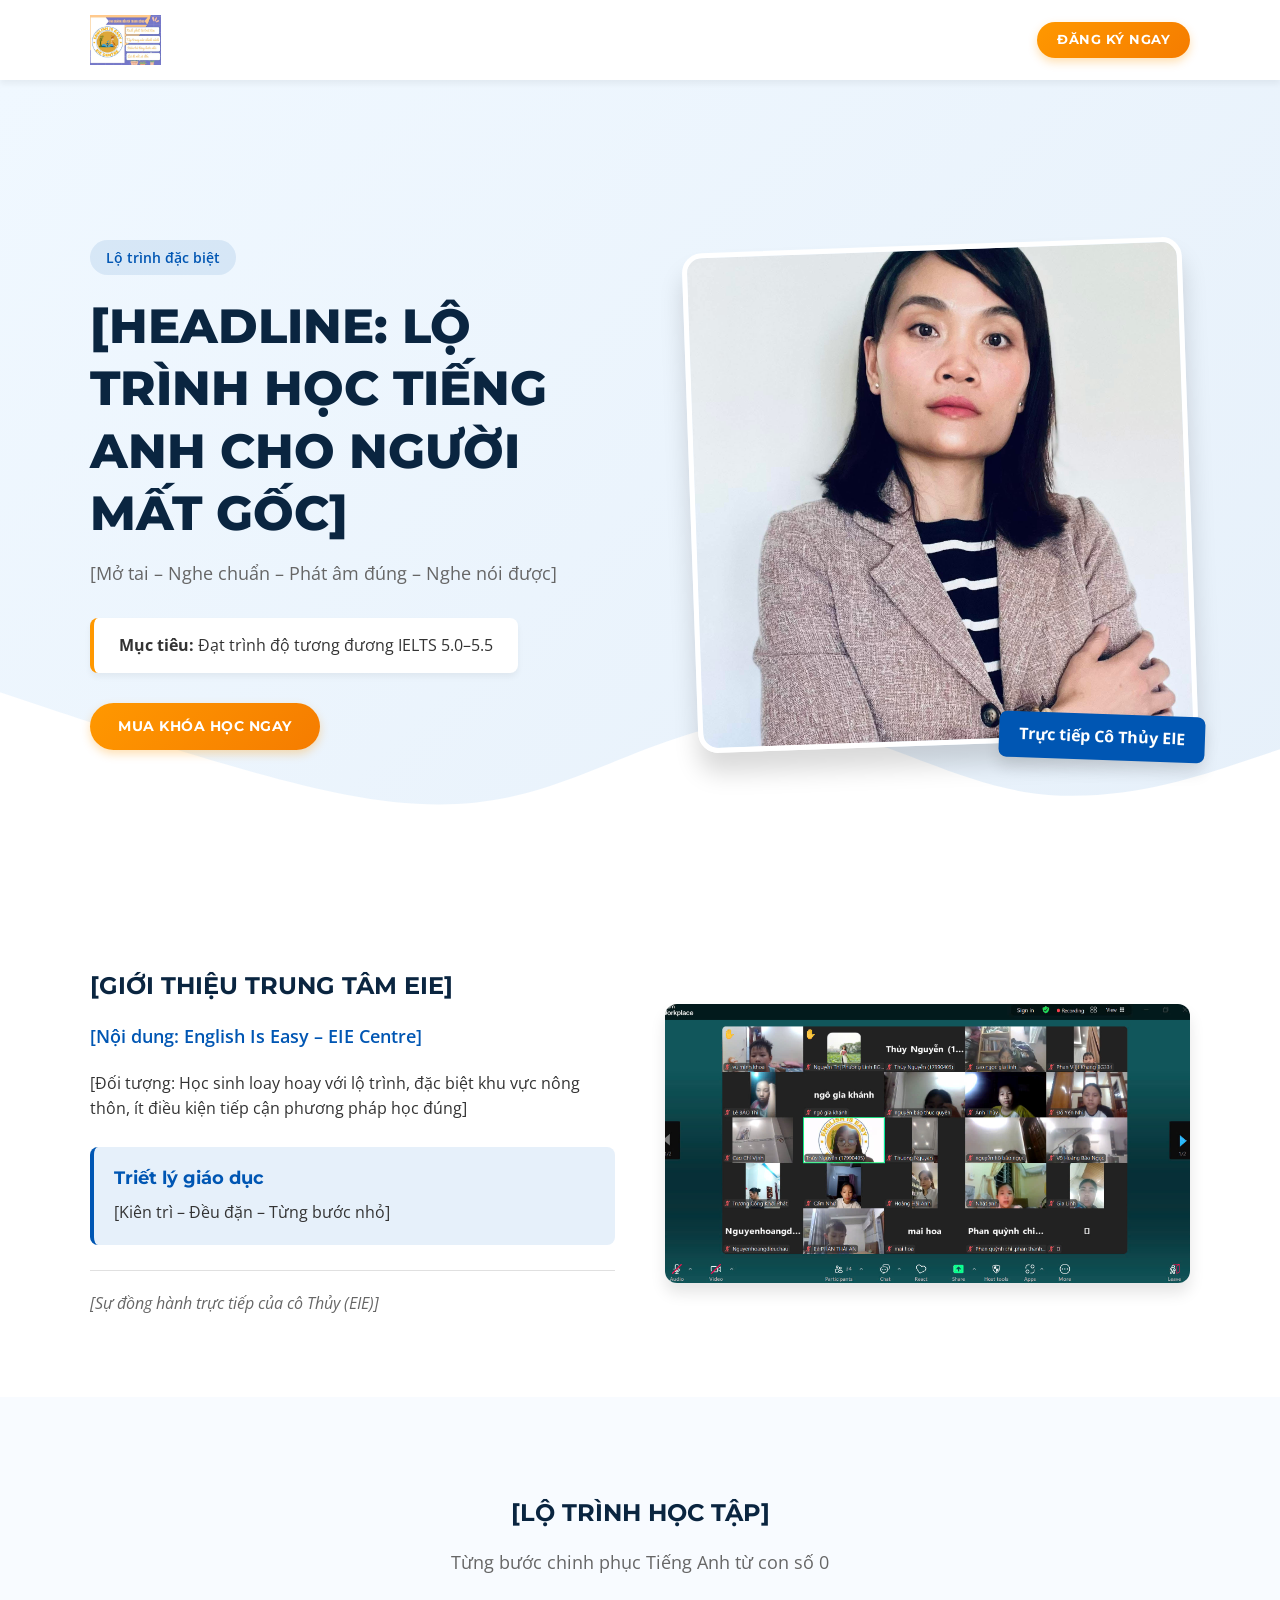
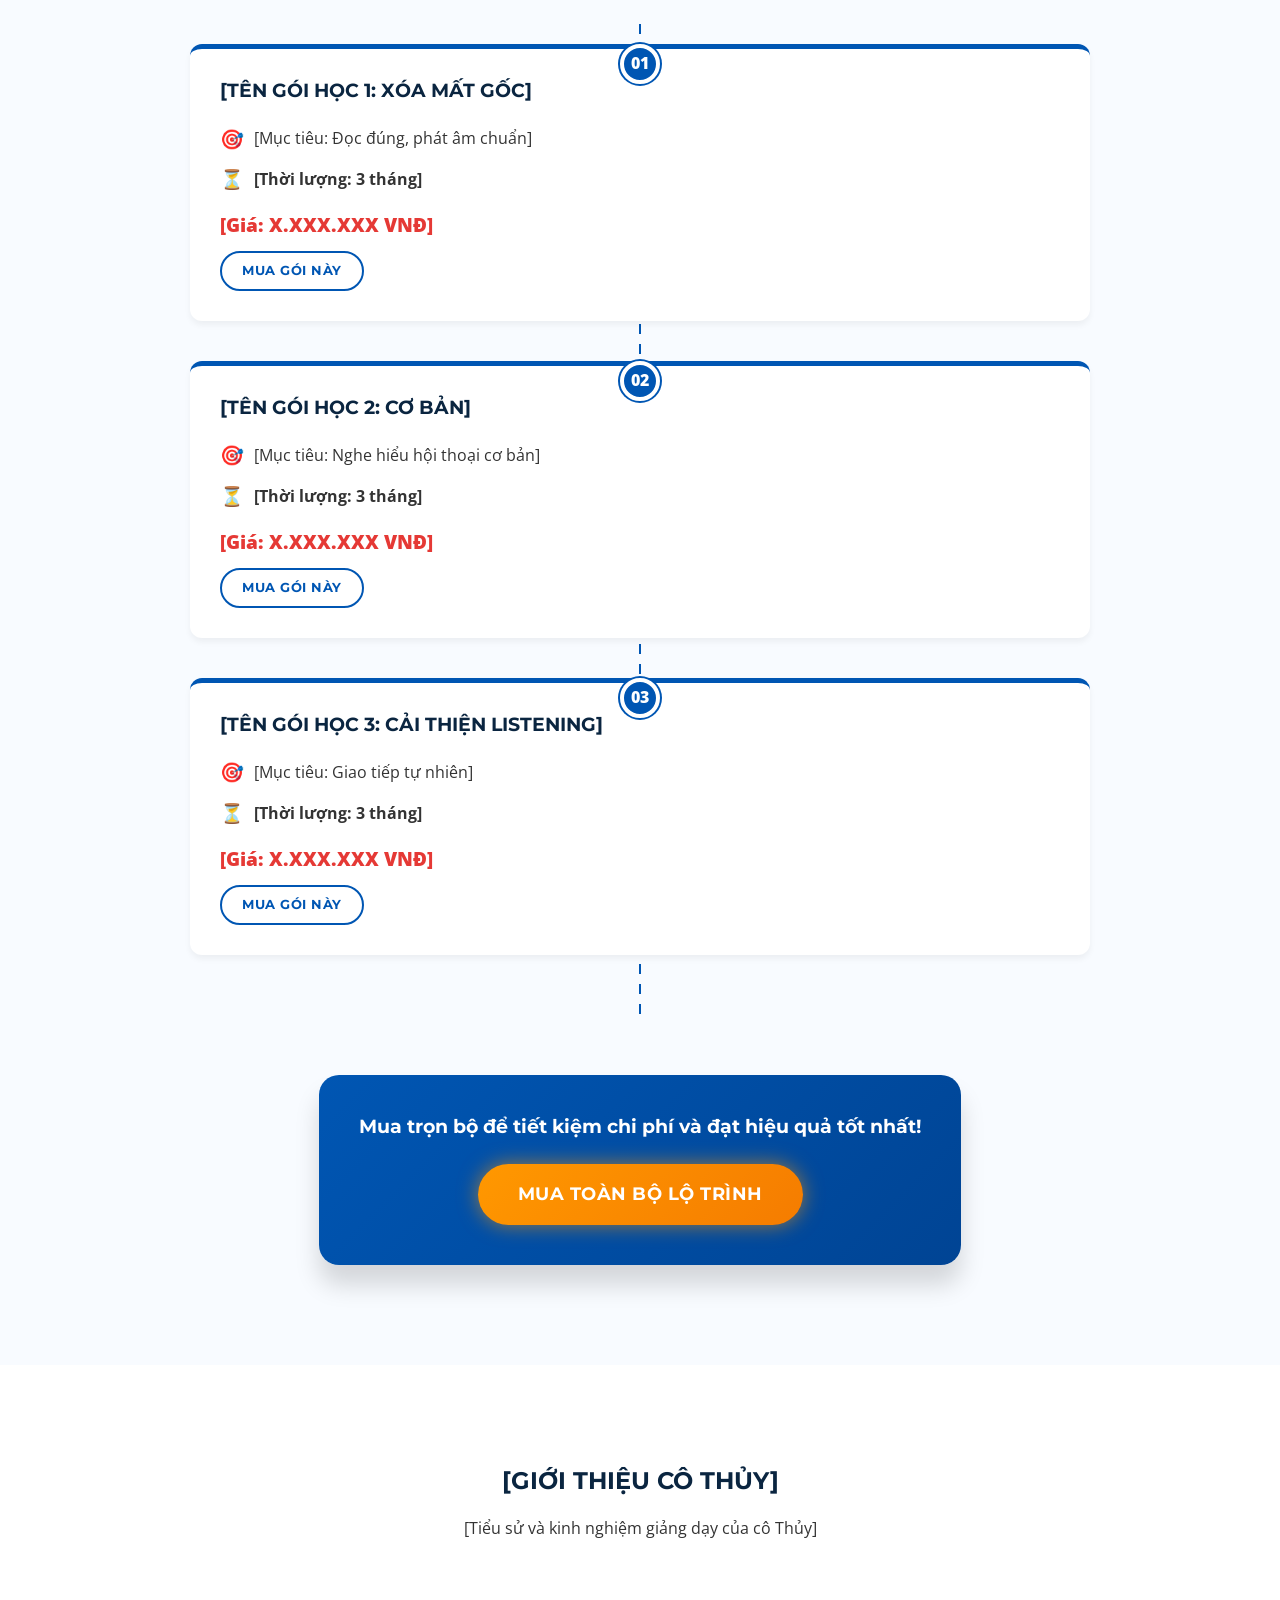
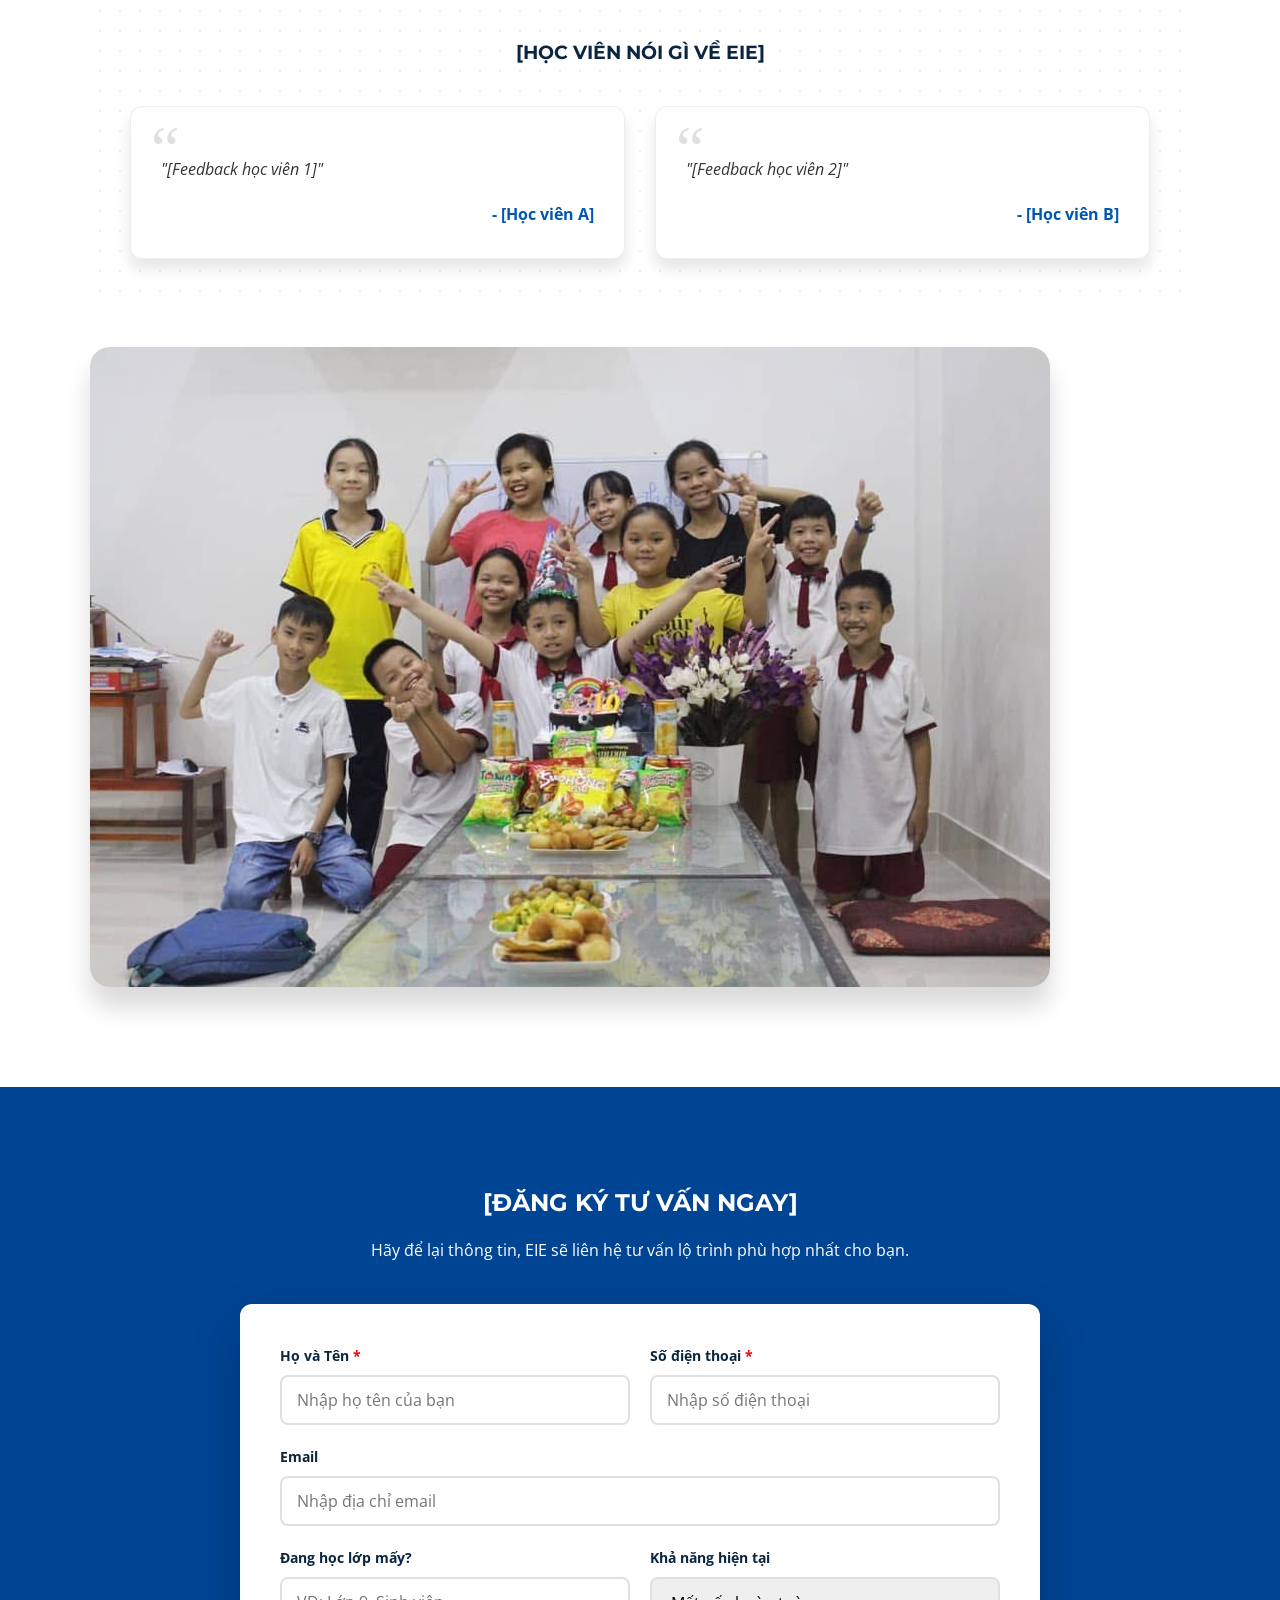
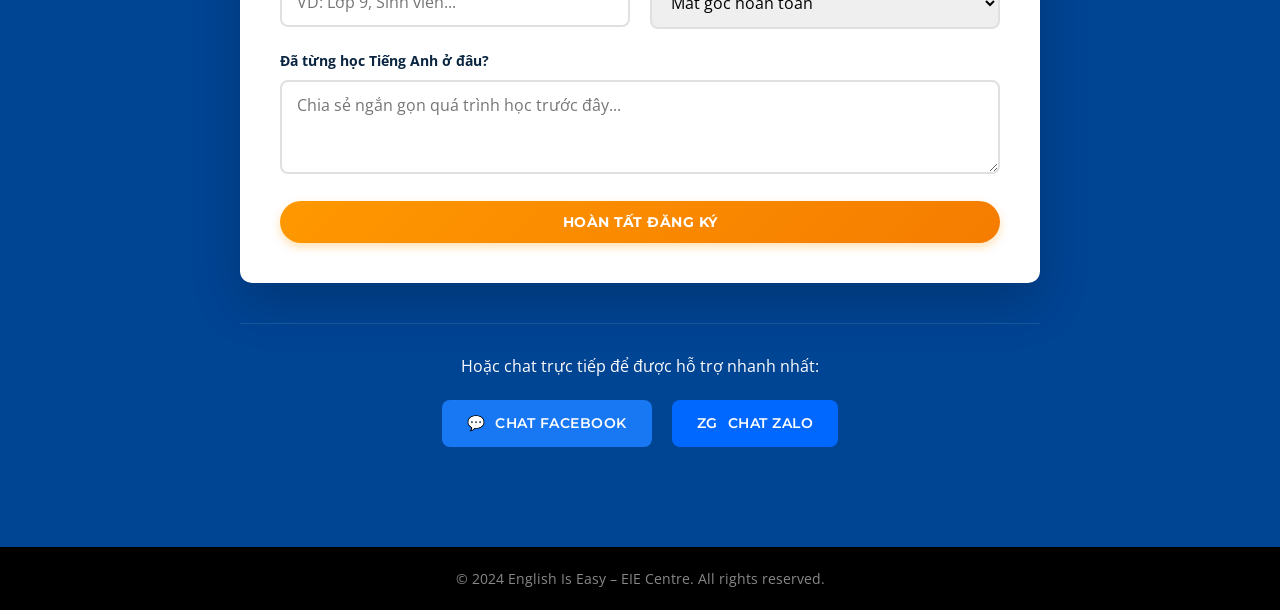
<file: index.html>
<!DOCTYPE html>
<html lang="vi">

<head>
    <meta charset="UTF-8">
    <meta name="viewport" content="width=device-width, initial-scale=1.0">
    <title>English Is Easy – EIE Centre</title>
    <!-- Premium Fonts: Montserrat for headings, Open Sans for body -->
    <link rel="preconnect" href="https://fonts.googleapis.com">
    <link rel="preconnect" href="https://fonts.gstatic.com" crossorigin>
    <link
        href="https://fonts.googleapis.com/css2?family=Montserrat:wght@400;600;700;800&family=Open+Sans:wght@400;600&display=swap"
        rel="stylesheet">
    <link rel="stylesheet" href="style.css">
</head>

<body>

    <!-- Header / Nav (Sticky for easy access) -->
    <header class="site-header">
        <div class="container header-container">
            <div class="logo-wrapper">
                <img src="EIE.logo.jpg" alt="English Is Easy Logo" class="logo">
            </div>
            <a href="#contact" class="btn btn-sm btn-primary header-cta">Đăng ký ngay</a>
        </div>
    </header>

    <!-- SECTION 1 – HERO -->
    <section id="hero" class="hero-section">
        <div class="container hero-container">
            <div class="hero-content">
                <span class="hero-tag">Lộ trình đặc biệt</span>
                <h1 class="hero-headline">[HEADLINE: LỘ TRÌNH HỌC TIẾNG ANH CHO NGƯỜI MẤT GỐC]</h1>
                <p class="hero-subheadline">
                    [Mở tai – Nghe chuẩn – Phát âm đúng – Nghe nói được]
                </p>
                <div class="hero-target-box">
                    <p class="target-text"><strong>Mục tiêu:</strong> Đạt trình độ tương đương IELTS 5.0–5.5</p>
                </div>
                <div class="hero-actions">
                    <a href="#contact" class="btn btn-primary cta-main pulse-anim">Mua khóa học ngay</a>
                </div>
            </div>
            <div class="hero-image-wrapper">
                <div class="image-frame">
                    <img src="thuyphoto.jpeg" alt="Cô Thủy - Giảng viên EIE" class="hero-img">
                </div>
                <div class="hero-badge">
                    <span>Trực tiếp Cô Thủy EIE</span>
                </div>
            </div>
        </div>
        <div class="hero-wave">
            <svg xmlns="http://www.w3.org/2000/svg" viewBox="0 0 1440 320">
                <path fill="#ffffff" fill-opacity="1"
                    d="M0,96L48,112C96,128,192,160,288,186.7C384,213,480,235,576,213.3C672,192,768,128,864,128C960,128,1056,192,1152,208C1248,224,1344,192,1392,176L1440,160L1440,320L1392,320C1344,320,1248,320,1152,320C1056,320,960,320,864,320C768,320,672,320,576,320C480,320,384,320,288,320C192,320,96,320,48,320L0,320Z">
                </path>
            </svg>
        </div>
    </section>

    <!-- SECTION 2 – GIỚI THIỆU NGẮN (OVERVIEW) -->
    <section id="overview" class="overview-section">
        <div class="container overview-container">
            <div class="overview-text">
                <h2 class="section-title-left">[GIỚI THIỆU TRUNG TÂM EIE]</h2>
                <div class="overview-content">
                    <p class="lead-text">[Nội dung: English Is Easy – EIE Centre]</p>
                    <p>[Đối tượng: Học sinh loay hoay với lộ trình, đặc biệt khu vực nông thôn, ít điều kiện tiếp cận
                        phương pháp học đúng]</p>
                    <div class="philosophy-box">
                        <h3>Triết lý giáo dục</h3>
                        <p>[Kiên trì – Đều đặn – Từng bước nhỏ]</p>
                    </div>
                    <p class="mentor-note">[Sự đồng hành trực tiếp của cô Thủy (EIE)]</p>
                </div>
            </div>
            <div class="overview-image-wrapper">
                <img src="classphoto.jpg" alt="Lớp học EIE" class="overview-img rounded-shadow">
            </div>
        </div>
    </section>

    <!-- SECTION 3 – NỘI DUNG CHÍNH (CORE CONTENT - TIMELINE) -->
    <section id="timeline" class="timeline-section">
        <div class="container">
            <div class="text-center mb-5">
                <h2 class="section-title">[LỘ TRÌNH HỌC TẬP]</h2>
                <p class="section-subtitle">Từng bước chinh phục Tiếng Anh từ con số 0</p>
            </div>

            <div class="timeline-container">
                <div class="timeline-line"></div>

                <!-- Chặng 1 -->
                <div class="timeline-row">
                    <div class="timeline-time">
                        <span class="step-badge">01</span>
                    </div>
                    <div class="timeline-content card-hover">
                        <h3>[TÊN GÓI HỌC 1: XÓA MẤT GỐC]</h3>
                        <div class="card-body">
                            <p class="goal"><span class="icon">🎯</span> [Mục tiêu: Đọc đúng, phát âm chuẩn]</p>
                            <p class="duration"><span class="icon">⏳</span> <strong>[Thời lượng: 3 tháng]</strong></p>
                            <p class="price-tag">[Giá: X.XXX.XXX VNĐ]</p>
                            <a href="#contact" class="btn btn-outline btn-sm">Mua gói này</a>
                        </div>
                    </div>
                </div>

                <!-- Chặng 2 -->
                <div class="timeline-row">
                    <div class="timeline-time">
                        <span class="step-badge">02</span>
                    </div>
                    <div class="timeline-content card-hover">
                        <h3>[TÊN GÓI HỌC 2: CƠ BẢN]</h3>
                        <div class="card-body">
                            <p class="goal"><span class="icon">🎯</span> [Mục tiêu: Nghe hiểu hội thoại cơ bản]</p>
                            <p class="duration"><span class="icon">⏳</span> <strong>[Thời lượng: 3 tháng]</strong></p>
                            <p class="price-tag">[Giá: X.XXX.XXX VNĐ]</p>
                            <a href="#contact" class="btn btn-outline btn-sm">Mua gói này</a>
                        </div>
                    </div>
                </div>

                <!-- Chặng 3 -->
                <div class="timeline-row">
                    <div class="timeline-time">
                        <span class="step-badge">03</span>
                    </div>
                    <div class="timeline-content card-hover">
                        <h3>[TÊN GÓI HỌC 3: CẢI THIỆN LISTENING]</h3>
                        <div class="card-body">
                            <p class="goal"><span class="icon">🎯</span> [Mục tiêu: Giao tiếp tự nhiên]</p>
                            <p class="duration"><span class="icon">⏳</span> <strong>[Thời lượng: 3 tháng]</strong></p>
                            <p class="price-tag">[Giá: X.XXX.XXX VNĐ]</p>
                            <a href="#contact" class="btn btn-outline btn-sm">Mua gói này</a>
                        </div>
                    </div>
                </div>
            </div>

            <div class="timeline-cta-wrapper">
                <div class="cta-box">
                    <h3>Mua trọn bộ để tiết kiệm chi phí và đạt hiệu quả tốt nhất!</h3>
                    <a href="#contact" class="btn btn-primary btn-large glow-effect">Mua toàn bộ lộ trình</a>
                </div>
            </div>
        </div>
    </section>

    <!-- SECTION 4 – VỀ TÔI / TESTIMONIAL -->
    <section id="about-testimonial" class="about-testimonial-section">
        <div class="container">
            <div class="about-me-wrapper">
                <div class="about-content">
                    <h2 class="section-title">[GIỚI THIỆU CÔ THỦY]</h2>
                    <p class="about-text">[Tiểu sử và kinh nghiệm giảng dạy của cô Thủy]</p>
                </div>
            </div>

            <div class="testimonials-wrapper">
                <h3 class="subsection-title">[HỌC VIÊN NÓI GÌ VỀ EIE]</h3>
                <div class="testimonial-grid">
                    <div class="testimonial-card">
                        <div class="quote-icon">“</div>
                        <p class="testimonial-text">"[Feedback học viên 1]"</p>
                        <cite class="student-name">- [Học viên A]</cite>
                    </div>
                    <div class="testimonial-card">
                        <div class="quote-icon">“</div>
                        <p class="testimonial-text">"[Feedback học viên 2]"</p>
                        <cite class="student-name">- [Học viên B]</cite>
                    </div>
                </div>
            </div>

            <div class="real-class-image mt-5">
                <img src="classphoto.jpeg" alt="Hình ảnh lớp học thực tế" class="rounded-shadow-lg">
            </div>
        </div>
    </section>

    <!-- SECTION 5 – LIÊN HỆ & CTA CUỐI -->
    <section id="contact" class="contact-section">
        <div class="container contact-container">
            <div class="contact-content">
                <div class="form-header">
                    <h2>[ĐĂNG KÝ TƯ VẤN NGAY]</h2>
                    <p>Hãy để lại thông tin, EIE sẽ liên hệ tư vấn lộ trình phù hợp nhất cho bạn.</p>
                </div>

                <form id="registration-form" class="registration-form shadow-form">
                    <div class="form-grid">
                        <div class="form-group">
                            <label for="name">Họ và Tên <span class="required">*</span></label>
                            <input type="text" id="name" name="name" required placeholder="Nhập họ tên của bạn">
                        </div>
                        <div class="form-group">
                            <label for="phone">Số điện thoại <span class="required">*</span></label>
                            <input type="tel" id="phone" name="phone" required placeholder="Nhập số điện thoại">
                        </div>
                    </div>

                    <div class="form-group">
                        <label for="email">Email</label>
                        <input type="email" id="email" name="email" required placeholder="Nhập địa chỉ email">
                    </div>

                    <div class="form-grid">
                        <div class="form-group">
                            <label for="grade">Đang học lớp mấy?</label>
                            <input type="text" id="grade" name="grade" placeholder="VD: Lớp 9, Sinh viên...">
                        </div>
                        <div class="form-group">
                            <label for="level">Khả năng hiện tại</label>
                            <select id="level" name="level">
                                <option value="mat-goc">Mất gốc hoàn toàn</option>
                                <option value="ngu-phap-yeu">Yếu ngữ pháp</option>
                                <option value="phat-am-sai">Phát âm chưa chuẩn</option>
                                <option value="kha">Khá</option>
                            </select>
                        </div>
                    </div>

                    <div class="form-group">
                        <label for="history">Đã từng học Tiếng Anh ở đâu?</label>
                        <textarea id="history" name="history" rows="3"
                            placeholder="Chia sẻ ngắn gọn quá trình học trước đây..."></textarea>
                    </div>

                    <div class="form-submit">
                        <button type="submit" class="btn btn-primary btn-block btn-lg">HOÀN TẤT ĐĂNG KÝ</button>
                    </div>
                </form>

                <div class="contact-alternatives">
                    <p>Hoặc chat trực tiếp để được hỗ trợ nhanh nhất:</p>
                    <div class="social-buttons">
                        <a href="#" class="btn btn-social btn-facebook">
                            <span class="icon">💬</span> Chat Facebook
                        </a>
                        <a href="#" class="btn btn-social btn-zalo">
                            <span class="icon">ZG</span> Chat Zalo
                        </a>
                    </div>
                </div>
            </div>
        </div>
    </section>

    <footer class="site-footer">
        <div class="container">
            <p>&copy; 2024 English Is Easy – EIE Centre. All rights reserved.</p>
        </div>
    </footer>

    <script src="script.js"></script>
</body>

</html>
</file>
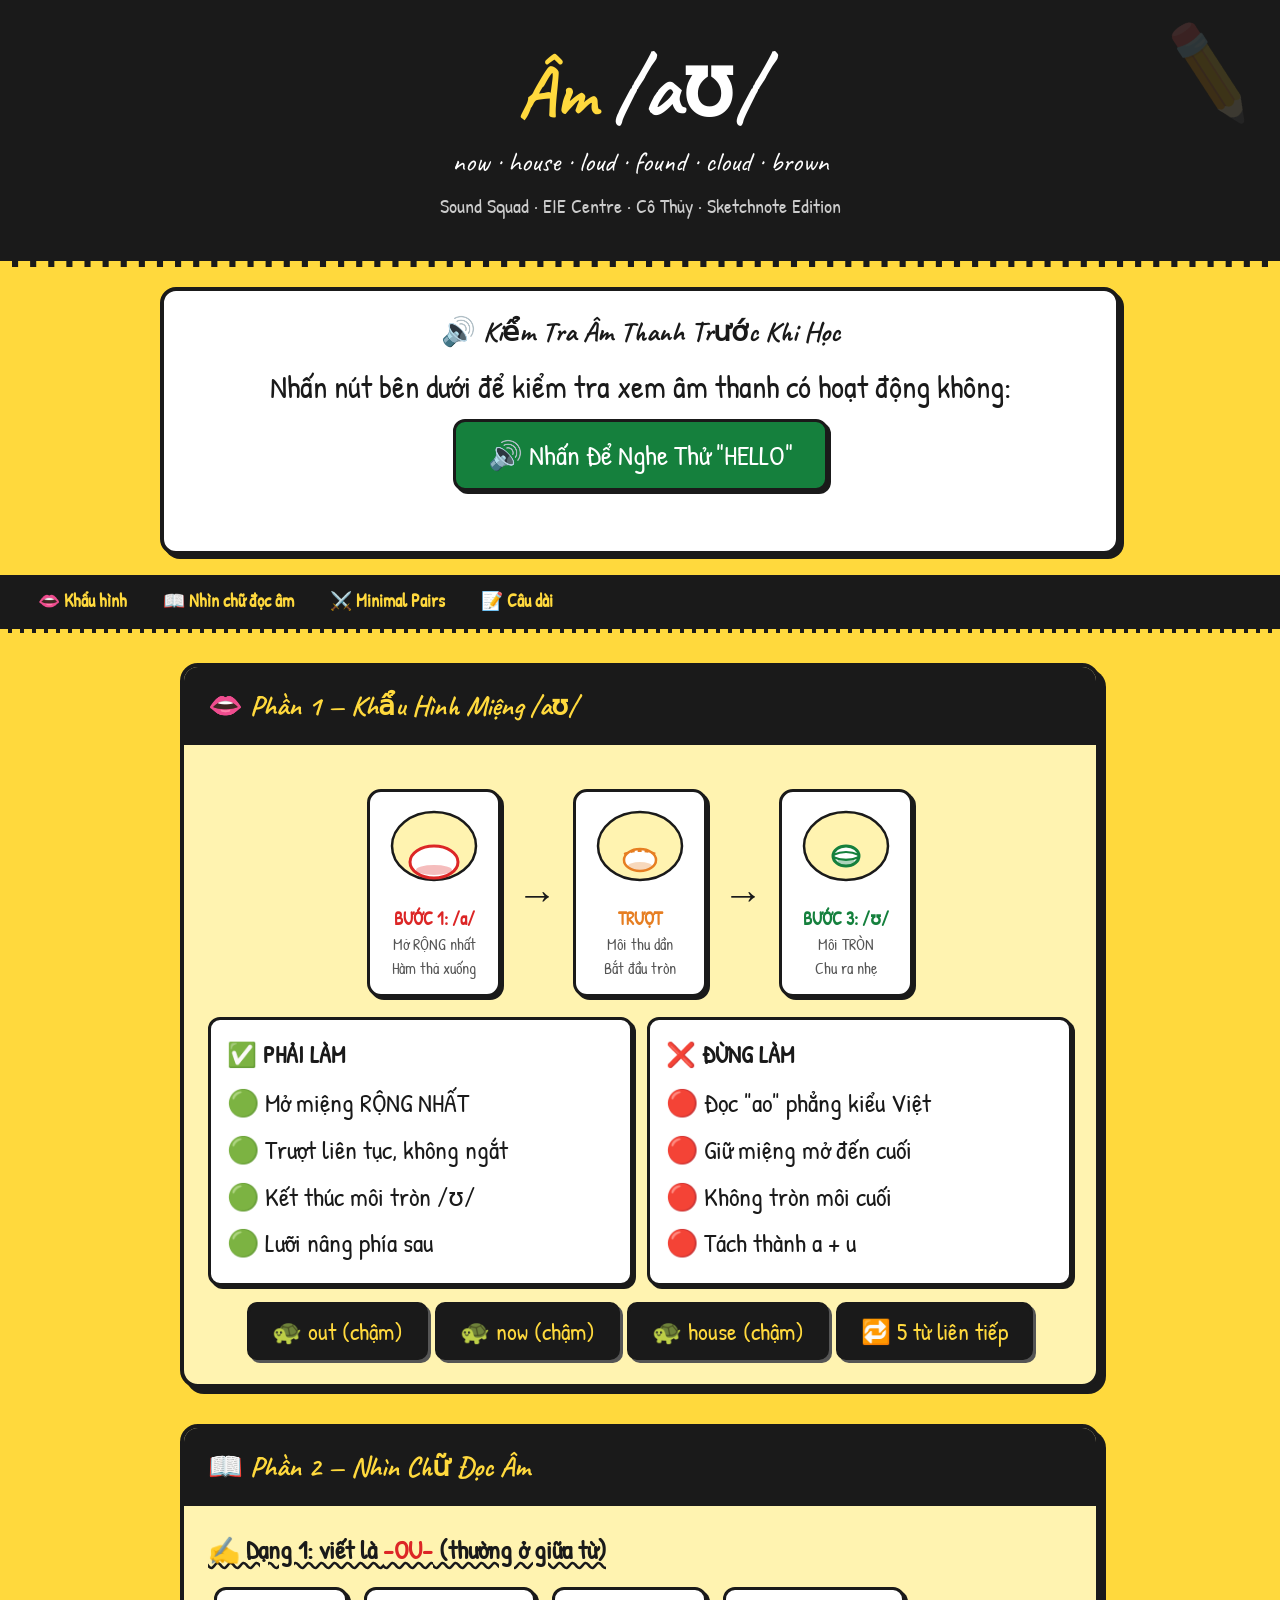
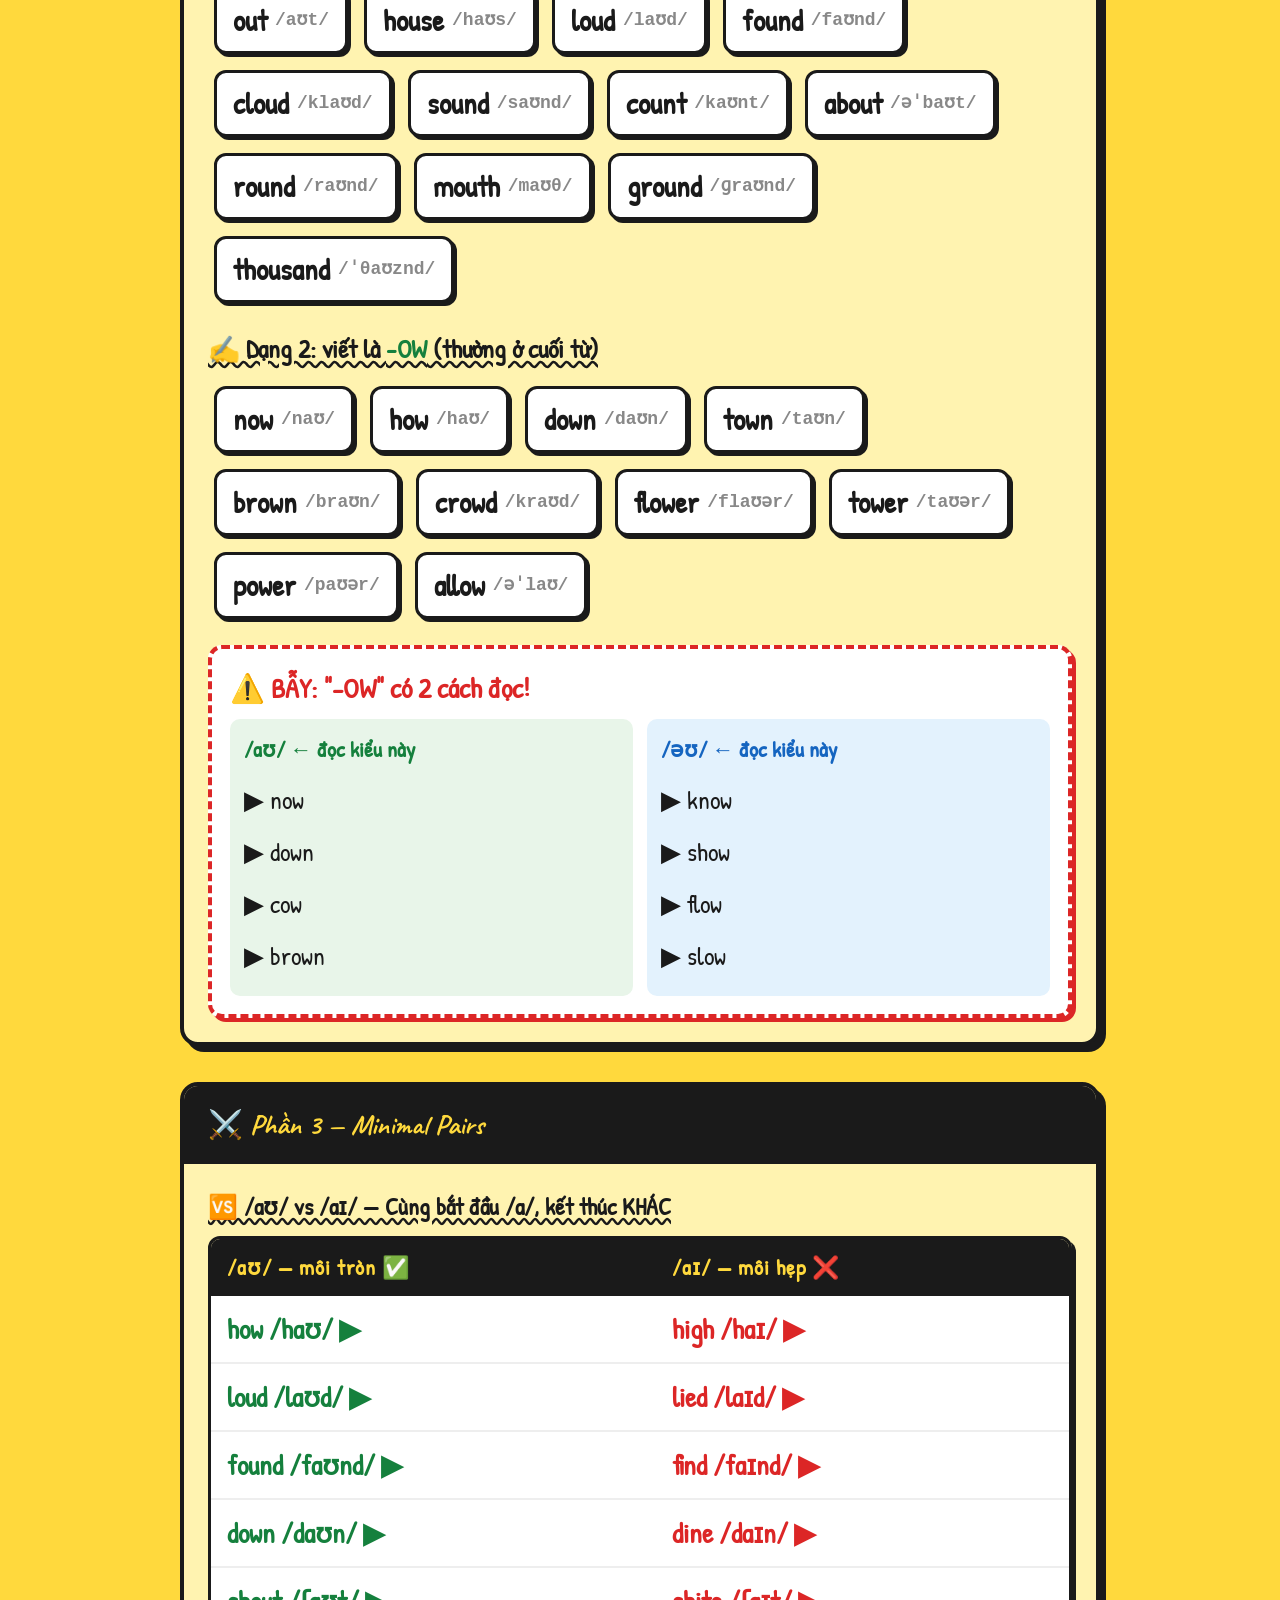
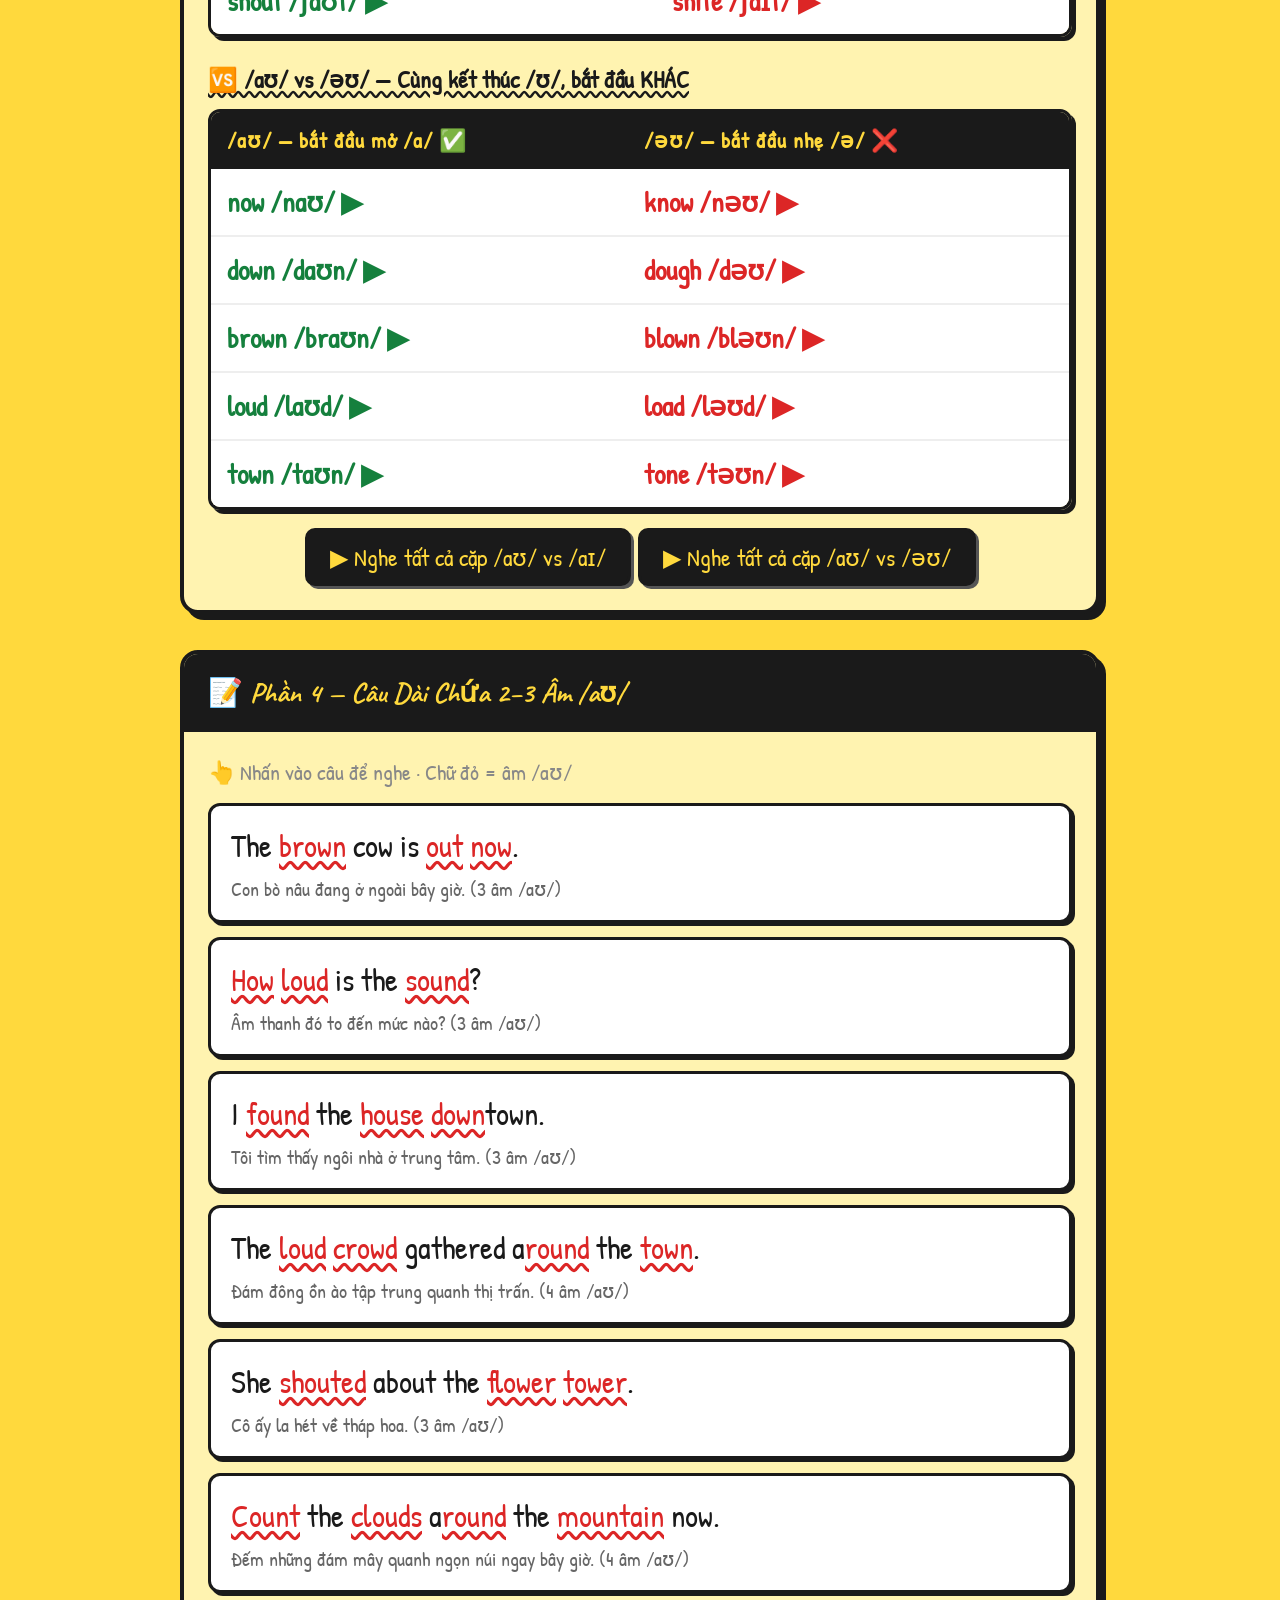
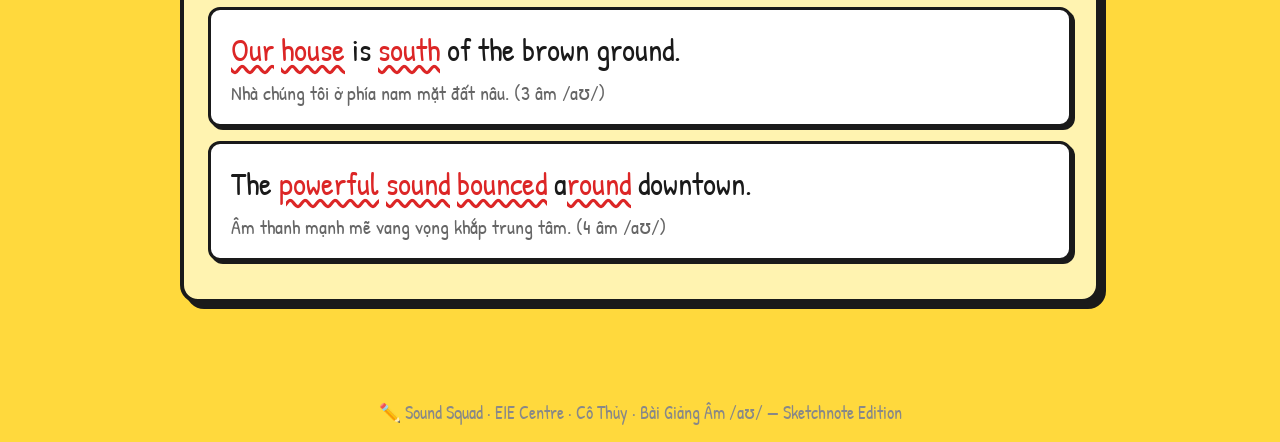
<file: bai_giang_au_diphthong_v2.html>
<!DOCTYPE html>
<html lang="vi">
<head>
<meta charset="UTF-8">
<meta name="viewport" content="width=device-width, initial-scale=1.0">
<title>🔊 Âm /aʊ/ — Sketchnote Style | Sound Squad</title>
<style>
@import url('https://fonts.googleapis.com/css2?family=Patrick+Hand:wght@400&family=Caveat:wght@400;700&display=swap');
*{box-sizing:border-box;margin:0;padding:0}
body{font-family:'Patrick Hand',cursive;background:#FFD93D;color:#1a1a1a;min-height:100vh;font-size:32px;line-height:1.5}
h1,h2,h3{font-family:'Caveat',cursive}

/* NAV */
.nav{background:#1a1a1a;padding:0 20px;display:flex;gap:0;overflow-x:auto;position:sticky;top:0;z-index:100;border-bottom:4px dashed #FFD93D}
.nav a{color:#FFD93D;text-decoration:none;padding:12px 18px;font-size:18px;font-weight:700;border-bottom:3px solid transparent;white-space:nowrap;font-family:'Patrick Hand',cursive}
.nav a:hover,.nav a.active{border-color:#fff;color:#fff}

/* HERO */
.hero{background:#1a1a1a;color:#FFD93D;padding:40px 30px;text-align:center;border-bottom:6px dashed #FFD93D;position:relative}
.hero h1{font-size:clamp(42px,8vw,72px);font-weight:700;line-height:1.1}
.hero h1 .ipa{color:#fff;font-size:1.2em}
.hero-sub{font-size:20px;color:#ccc;margin-top:8px}
.hero-doodle{position:absolute;font-size:80px;opacity:.15;right:20px;top:10px;transform:rotate(12deg)}

/* CONTAINER */
.container{max-width:960px;margin:0 auto;padding:30px 20px}

/* SECTION */
.section{background:#FFF3B0;border:4px solid #1a1a1a;border-radius:18px;margin-bottom:36px;overflow:hidden;box-shadow:6px 6px 0 #1a1a1a}
.section-head{background:#1a1a1a;color:#FFD93D;padding:18px 24px;font-size:28px;font-weight:700;display:flex;align-items:center;gap:14px;font-family:'Caveat',cursive}
.section-body{padding:24px}

/* MOUTH SVG BOX */
.mouth-row{display:flex;justify-content:center;align-items:center;gap:16px;flex-wrap:wrap;margin:20px 0}
.mouth-step{text-align:center;background:#fff;border:3px solid #1a1a1a;border-radius:14px;padding:14px;box-shadow:3px 3px 0 #1a1a1a}
.mouth-step svg{width:100px;height:80px}
.mouth-label{font-size:18px;font-weight:700;margin-top:6px}
.mouth-sub{font-size:16px;color:#555}
.arrow-big{font-size:40px;font-weight:900}

/* CHIPS */
.chip{display:inline-flex;align-items:center;gap:8px;background:#fff;border:3px solid #1a1a1a;border-radius:12px;padding:8px 16px;margin:6px;font-size:30px;font-weight:700;cursor:pointer;box-shadow:3px 3px 0 #1a1a1a;transition:all .15s;font-family:'Patrick Hand',cursive}
.chip:hover{background:#1a1a1a;color:#FFD93D;transform:translate(-2px,-2px);box-shadow:5px 5px 0 #555}
.chip .ipa{font-size:18px;color:#888;font-family:monospace}
.chip:hover .ipa{color:#ccc}
.chips-wrap{display:flex;flex-wrap:wrap;gap:4px;margin:12px 0}

/* TABLE */
.mp-table{width:100%;border-collapse:separate;border-spacing:0;border:3px solid #1a1a1a;border-radius:12px;overflow:hidden;font-size:28px;box-shadow:4px 4px 0 #1a1a1a}
.mp-table th{background:#1a1a1a;color:#FFD93D;padding:12px 16px;text-align:left;font-size:22px;letter-spacing:1px}
.mp-table td{padding:12px 16px;background:#fff;border-bottom:2px solid #eee;cursor:pointer}
.mp-table tr:last-child td{border:none}
.mp-table td:hover{background:#FFF3B0}
.mp-green{color:#15803d;font-weight:700}
.mp-red{color:#dc2626;font-weight:700}

/* SENTENCE CARDS */
.sent{background:#fff;border:3px solid #1a1a1a;border-radius:12px;padding:16px 20px;margin-bottom:14px;cursor:pointer;box-shadow:3px 3px 0 #1a1a1a;transition:all .15s}
.sent:hover{transform:translate(-2px,-2px);box-shadow:5px 5px 0 #555}
.sent .au{color:#dc2626;text-decoration:underline wavy;text-underline-offset:4px}
.sent .vi{font-size:20px;color:#666;margin-top:4px}

/* CHECK GRID */
.check-grid{display:grid;grid-template-columns:1fr 1fr;gap:14px;margin:16px 0}
.check-box{background:#fff;border:3px solid #1a1a1a;border-radius:12px;padding:16px;box-shadow:3px 3px 0 #1a1a1a}
.check-box h4{font-size:24px;margin-bottom:8px}
.check-box ul{list-style:none;font-size:26px;line-height:1.8}

/* BTN */
.btn{display:inline-flex;align-items:center;gap:8px;background:#1a1a1a;color:#FFD93D;border:3px solid #1a1a1a;border-radius:10px;padding:10px 22px;font-family:'Patrick Hand',cursive;font-size:24px;cursor:pointer;box-shadow:3px 3px 0 #555;transition:all .15s}
.btn:hover{background:#333;transform:translate(-1px,-1px)}

/* AUDIO BANNER */
.audio-banner{background:#fff;border:4px solid #1a1a1a;margin:20px auto;max-width:960px;border-radius:16px;padding:20px 24px;text-align:center;box-shadow:4px 4px 0 #1a1a1a}
.audio-banner h3{font-size:28px;margin-bottom:10px}
.audio-banner .test-btn{background:#15803d;color:#fff;border:3px solid #1a1a1a;border-radius:12px;padding:14px 32px;font-family:'Patrick Hand',cursive;font-size:28px;cursor:pointer;box-shadow:3px 3px 0 #1a1a1a;transition:all .15s;margin:8px}
.audio-banner .test-btn:hover{transform:translate(-1px,-1px)}
.audio-banner .status{font-size:22px;margin-top:12px;padding:10px;border-radius:10px}
.audio-banner .warn-box{background:#FEF3C7;border:3px solid #D97706;border-radius:12px;padding:14px;margin-top:14px;font-size:22px;color:#92400E;text-align:left;display:none}

.footer{text-align:center;padding:30px 20px 16px;font-size:18px;color:#888}

@media(max-width:600px){
  .check-grid{grid-template-columns:1fr}
  .mouth-row{flex-direction:column}
  body{font-size:26px}
}
</style>
</head>
<body>

<!-- HERO -->
<div class="hero">
  <div class="hero-doodle">✏️</div>
  <h1>Âm <span class="ipa">/aʊ/</span></h1>
  <div style="font-size:28px;color:#fff;margin-top:6px;font-family:'Caveat',cursive">now · house · loud · found · cloud · brown</div>
  <div class="hero-sub">Sound Squad · EIE Centre · Cô Thủy · Sketchnote Edition</div>
</div>

<!-- AUDIO TEST BANNER -->
<div class="audio-banner" id="audioBanner">
  <h3>🔊 Kiểm Tra Âm Thanh Trước Khi Học</h3>
  <div>Nhấn nút bên dưới để kiểm tra xem âm thanh có hoạt động không:</div>
  <button class="test-btn" onclick="testAudio()">🔊 Nhấn Để Nghe Thử "HELLO"</button>
  <div class="status" id="audioStatus"></div>
  <div class="warn-box" id="audioWarn">
    <b>⚠️ Không nghe được?</b> Hãy làm theo hướng dẫn:<br><br>
    📱 <b>Trên điện thoại:</b><br>
    1. Nhấn nút <b>⋮</b> (3 chấm) góc phải trên<br>
    2. Chọn <b>"Mở trong Chrome"</b> hoặc <b>"Open in Browser"</b><br>
    3. Thử lại nút nghe<br><br>
    💻 <b>Trên máy tính:</b><br>
    1. Tải file về máy<br>
    2. Click chuột phải → <b>Open with → Chrome</b><br><br>
    ❗ File này cần mở bằng <b>Chrome</b> hoặc <b>Safari</b> để nghe được.
  </div>
</div>

<!-- NAV -->
<nav class="nav">
  <a href="#sec1" class="active">👄 Khẩu hình</a>
  <a href="#sec2">📖 Nhìn chữ đọc âm</a>
  <a href="#sec3">⚔️ Minimal Pairs</a>
  <a href="#sec4">📝 Câu dài</a>
</nav>

<div class="container">

<!-- ═══ PHẦN 1: KHẨU HÌNH ═══ -->
<div class="section" id="sec1">
  <div class="section-head">👄 Phần 1 — Khẩu Hình Miệng /aʊ/</div>
  <div class="section-body">

    <div class="mouth-row">
      <div class="mouth-step">
        <svg viewBox="0 0 100 80" fill="none">
          <ellipse cx="50" cy="40" rx="42" ry="34" fill="#FFF3B0" stroke="#1a1a1a" stroke-width="2.5"/>
          <ellipse cx="50" cy="56" rx="24" ry="16" fill="#fff" stroke="#dc2626" stroke-width="3"/>
          <ellipse cx="50" cy="64" rx="18" ry="5" fill="#dc2626" opacity="0.3"/>
        </svg>
        <div class="mouth-label" style="color:#dc2626">BƯỚC 1: /a/</div>
        <div class="mouth-sub">Mở RỘNG nhất<br>Hàm thả xuống</div>
      </div>

      <div class="arrow-big">→</div>

      <div class="mouth-step">
        <svg viewBox="0 0 100 80" fill="none">
          <ellipse cx="50" cy="40" rx="42" ry="34" fill="#FFF3B0" stroke="#1a1a1a" stroke-width="2.5"/>
          <ellipse cx="50" cy="54" rx="16" ry="11" fill="#fff" stroke="#e67e22" stroke-width="2.5"/>
          <ellipse cx="50" cy="60" rx="12" ry="4" fill="#e67e22" opacity="0.3"/>
          <path d="M34 48 Q50 42 66 48" stroke="#e67e22" stroke-width="2" fill="none" stroke-dasharray="4,3"/>
        </svg>
        <div class="mouth-label" style="color:#e67e22">TRƯỢT</div>
        <div class="mouth-sub">Môi thu dần<br>Bắt đầu tròn</div>
      </div>

      <div class="arrow-big">→</div>

      <div class="mouth-step">
        <svg viewBox="0 0 100 80" fill="none">
          <ellipse cx="50" cy="40" rx="42" ry="34" fill="#FFF3B0" stroke="#1a1a1a" stroke-width="2.5"/>
          <ellipse cx="50" cy="50" rx="13" ry="10" fill="#fff" stroke="#15803d" stroke-width="3"/>
          <ellipse cx="50" cy="56" rx="9" ry="4" fill="#15803d" opacity="0.35"/>
          <path d="M37 49 Q50 43 63 49" stroke="#15803d" stroke-width="2" fill="none"/>
          <path d="M37 51 Q50 57 63 51" stroke="#15803d" stroke-width="2" fill="none"/>
        </svg>
        <div class="mouth-label" style="color:#15803d">BƯỚC 3: /ʊ/</div>
        <div class="mouth-sub">Môi TRÒN<br>Chu ra nhẹ</div>
      </div>
    </div>

    <!-- Checklist -->
    <div class="check-grid">
      <div class="check-box">
        <h4>✅ PHẢI LÀM</h4>
        <ul>
          <li>🟢 Mở miệng RỘNG NHẤT</li>
          <li>🟢 Trượt liên tục, không ngắt</li>
          <li>🟢 Kết thúc môi tròn /ʊ/</li>
          <li>🟢 Lưỡi nâng phía sau</li>
        </ul>
      </div>
      <div class="check-box">
        <h4>❌ ĐỪNG LÀM</h4>
        <ul>
          <li>🔴 Đọc "ao" phẳng kiểu Việt</li>
          <li>🔴 Giữ miệng mở đến cuối</li>
          <li>🔴 Không tròn môi cuối</li>
          <li>🔴 Tách thành a + u</li>
        </ul>
      </div>
    </div>

    <div style="text-align:center;margin-top:16px">
      <button class="btn" onclick="sp('out',0.6)">🐢 out (chậm)</button>
      <button class="btn" onclick="sp('now',0.6)">🐢 now (chậm)</button>
      <button class="btn" onclick="sp('house',0.6)">🐢 house (chậm)</button>
      <button class="btn" onclick="sp('out now house loud found',0.8)">🔁 5 từ liên tiếp</button>
    </div>

  </div>
</div>

<!-- ═══ PHẦN 2: NHÌN CHỮ ĐỌC ÂM ═══ -->
<div class="section" id="sec2">
  <div class="section-head">📖 Phần 2 — Nhìn Chữ Đọc Âm</div>
  <div class="section-body">

    <div style="font-size:26px;font-weight:700;margin-bottom:10px;text-decoration:underline wavy">✍️ Dạng 1: viết là <span style="color:#dc2626">-OU-</span> (thường ở giữa từ)</div>
    <div class="chips-wrap">
      <span class="chip" onclick="sp('out')">out <span class="ipa">/aʊt/</span></span>
      <span class="chip" onclick="sp('house')">house <span class="ipa">/haʊs/</span></span>
      <span class="chip" onclick="sp('loud')">loud <span class="ipa">/laʊd/</span></span>
      <span class="chip" onclick="sp('found')">found <span class="ipa">/faʊnd/</span></span>
      <span class="chip" onclick="sp('cloud')">cloud <span class="ipa">/klaʊd/</span></span>
      <span class="chip" onclick="sp('sound')">sound <span class="ipa">/saʊnd/</span></span>
      <span class="chip" onclick="sp('count')">count <span class="ipa">/kaʊnt/</span></span>
      <span class="chip" onclick="sp('about')">about <span class="ipa">/əˈbaʊt/</span></span>
      <span class="chip" onclick="sp('round')">round <span class="ipa">/raʊnd/</span></span>
      <span class="chip" onclick="sp('mouth')">mouth <span class="ipa">/maʊθ/</span></span>
      <span class="chip" onclick="sp('ground')">ground <span class="ipa">/ɡraʊnd/</span></span>
      <span class="chip" onclick="sp('thousand')">thousand <span class="ipa">/ˈθaʊznd/</span></span>
    </div>

    <div style="font-size:26px;font-weight:700;margin:20px 0 10px;text-decoration:underline wavy">✍️ Dạng 2: viết là <span style="color:#15803d">-OW</span> (thường ở cuối từ)</div>
    <div class="chips-wrap">
      <span class="chip" onclick="sp('now')">now <span class="ipa">/naʊ/</span></span>
      <span class="chip" onclick="sp('how')">how <span class="ipa">/haʊ/</span></span>
      <span class="chip" onclick="sp('down')">down <span class="ipa">/daʊn/</span></span>
      <span class="chip" onclick="sp('town')">town <span class="ipa">/taʊn/</span></span>
      <span class="chip" onclick="sp('brown')">brown <span class="ipa">/braʊn/</span></span>
      <span class="chip" onclick="sp('crowd')">crowd <span class="ipa">/kraʊd/</span></span>
      <span class="chip" onclick="sp('flower')">flower <span class="ipa">/flaʊər/</span></span>
      <span class="chip" onclick="sp('tower')">tower <span class="ipa">/taʊər/</span></span>
      <span class="chip" onclick="sp('power')">power <span class="ipa">/paʊər/</span></span>
      <span class="chip" onclick="sp('allow')">allow <span class="ipa">/əˈlaʊ/</span></span>
    </div>

    <!-- TRAP -->
    <div style="background:#fff;border:4px dashed #dc2626;border-radius:14px;padding:18px;margin-top:20px;box-shadow:4px 4px 0 #dc2626">
      <div style="font-size:28px;font-weight:700;color:#dc2626;margin-bottom:10px">⚠️ BẪY: "-OW" có 2 cách đọc!</div>
      <div class="check-grid" style="margin:0">
        <div style="background:#e8f5e9;border-radius:10px;padding:14px">
          <div style="font-size:22px;font-weight:700;color:#15803d;margin-bottom:8px">/aʊ/ ← đọc kiểu này</div>
          <div style="font-size:26px;line-height:2">
            <span style="cursor:pointer" onclick="sp('now')">▶ now</span><br>
            <span style="cursor:pointer" onclick="sp('down')">▶ down</span><br>
            <span style="cursor:pointer" onclick="sp('cow')">▶ cow</span><br>
            <span style="cursor:pointer" onclick="sp('brown')">▶ brown</span>
          </div>
        </div>
        <div style="background:#e3f2fd;border-radius:10px;padding:14px">
          <div style="font-size:22px;font-weight:700;color:#1565c0;margin-bottom:8px">/əʊ/ ← đọc kiểu này</div>
          <div style="font-size:26px;line-height:2">
            <span style="cursor:pointer" onclick="sp('know')">▶ know</span><br>
            <span style="cursor:pointer" onclick="sp('show')">▶ show</span><br>
            <span style="cursor:pointer" onclick="sp('flow')">▶ flow</span><br>
            <span style="cursor:pointer" onclick="sp('slow')">▶ slow</span>
          </div>
        </div>
      </div>
    </div>

  </div>
</div>

<!-- ═══ PHẦN 3: MINIMAL PAIRS ═══ -->
<div class="section" id="sec3">
  <div class="section-head">⚔️ Phần 3 — Minimal Pairs</div>
  <div class="section-body">

    <div style="font-size:24px;font-weight:700;margin-bottom:12px;text-decoration:underline wavy">🆚 /aʊ/ vs /aɪ/ — Cùng bắt đầu /a/, kết thúc KHÁC</div>
    <table class="mp-table">
      <tr><th>/aʊ/ — môi tròn ✅</th><th>/aɪ/ — môi hẹp ❌</th></tr>
      <tr><td class="mp-green" onclick="sp('how')">how /haʊ/ ▶</td><td class="mp-red" onclick="sp('high')">high /haɪ/ ▶</td></tr>
      <tr><td class="mp-green" onclick="sp('loud')">loud /laʊd/ ▶</td><td class="mp-red" onclick="sp('lied')">lied /laɪd/ ▶</td></tr>
      <tr><td class="mp-green" onclick="sp('found')">found /faʊnd/ ▶</td><td class="mp-red" onclick="sp('find')">find /faɪnd/ ▶</td></tr>
      <tr><td class="mp-green" onclick="sp('down')">down /daʊn/ ▶</td><td class="mp-red" onclick="sp('dine')">dine /daɪn/ ▶</td></tr>
      <tr><td class="mp-green" onclick="sp('shout')">shout /ʃaʊt/ ▶</td><td class="mp-red" onclick="sp('shite')">shite /ʃaɪt/ ▶</td></tr>
    </table>

    <div style="font-size:24px;font-weight:700;margin:24px 0 12px;text-decoration:underline wavy">🆚 /aʊ/ vs /əʊ/ — Cùng kết thúc /ʊ/, bắt đầu KHÁC</div>
    <table class="mp-table">
      <tr><th>/aʊ/ — bắt đầu mở /a/ ✅</th><th>/əʊ/ — bắt đầu nhẹ /ə/ ❌</th></tr>
      <tr><td class="mp-green" onclick="sp('now')">now /naʊ/ ▶</td><td class="mp-red" onclick="sp('know')">know /nəʊ/ ▶</td></tr>
      <tr><td class="mp-green" onclick="sp('down')">down /daʊn/ ▶</td><td class="mp-red" onclick="sp('dough')">dough /dəʊ/ ▶</td></tr>
      <tr><td class="mp-green" onclick="sp('brown')">brown /braʊn/ ▶</td><td class="mp-red" onclick="sp('blown')">blown /bləʊn/ ▶</td></tr>
      <tr><td class="mp-green" onclick="sp('loud')">loud /laʊd/ ▶</td><td class="mp-red" onclick="sp('load')">load /ləʊd/ ▶</td></tr>
      <tr><td class="mp-green" onclick="sp('town')">town /taʊn/ ▶</td><td class="mp-red" onclick="sp('tone')">tone /təʊn/ ▶</td></tr>
    </table>

    <div style="text-align:center;margin-top:18px">
      <button class="btn" onclick="sp('how high loud lied found find down dine',0.8)">▶ Nghe tất cả cặp /aʊ/ vs /aɪ/</button>
      <button class="btn" onclick="sp('now know down dough brown blown loud load',0.8)">▶ Nghe tất cả cặp /aʊ/ vs /əʊ/</button>
    </div>

  </div>
</div>

<!-- ═══ PHẦN 4: CÂU DÀI ═══ -->
<div class="section" id="sec4">
  <div class="section-head">📝 Phần 4 — Câu Dài Chứa 2–3 Âm /aʊ/</div>
  <div class="section-body">

    <div style="font-size:22px;color:#888;margin-bottom:14px">👆 Nhấn vào câu để nghe · Chữ đỏ = âm /aʊ/</div>

    <div class="sent" onclick="sp('The brown cow is out now.')">
      The <span class="au">brown</span> cow is <span class="au">out</span> <span class="au">now</span>.
      <div class="vi">Con bò nâu đang ở ngoài bây giờ. (3 âm /aʊ/)</div>
    </div>

    <div class="sent" onclick="sp('How loud is the sound?')">
      <span class="au">How</span> <span class="au">loud</span> is the <span class="au">sound</span>?
      <div class="vi">Âm thanh đó to đến mức nào? (3 âm /aʊ/)</div>
    </div>

    <div class="sent" onclick="sp('I found the house downtown.')">
      I <span class="au">found</span> the <span class="au">house</span> <span class="au">down</span>town.
      <div class="vi">Tôi tìm thấy ngôi nhà ở trung tâm. (3 âm /aʊ/)</div>
    </div>

    <div class="sent" onclick="sp('The loud crowd gathered around the town.')">
      The <span class="au">loud</span> <span class="au">crowd</span> gathered a<span class="au">round</span> the <span class="au">town</span>.
      <div class="vi">Đám đông ồn ào tập trung quanh thị trấn. (4 âm /aʊ/)</div>
    </div>

    <div class="sent" onclick="sp('She shouted about the flower tower.')">
      She <span class="au">shouted</span> about the <span class="au">flower</span> <span class="au">tower</span>.
      <div class="vi">Cô ấy la hét về tháp hoa. (3 âm /aʊ/)</div>
    </div>

    <div class="sent" onclick="sp('Count the clouds around the mountain now.')">
      <span class="au">Count</span> the <span class="au">clouds</span> a<span class="au">round</span> the <span class="au">mountain</span> now.
      <div class="vi">Đếm những đám mây quanh ngọn núi ngay bây giờ. (4 âm /aʊ/)</div>
    </div>

    <div class="sent" onclick="sp('Our house is south of the brown ground.')">
      <span class="au">Our</span> <span class="au">house</span> is <span class="au">south</span> of the brown ground.
      <div class="vi">Nhà chúng tôi ở phía nam mặt đất nâu. (3 âm /aʊ/)</div>
    </div>

    <div class="sent" onclick="sp('The powerful sound bounced around downtown.')">
      The <span class="au">powerful</span> <span class="au">sound</span> <span class="au">bounced</span> a<span class="au">round</span> downtown.
      <div class="vi">Âm thanh mạnh mẽ vang vọng khắp trung tâm. (4 âm /aʊ/)</div>
    </div>

  </div>
</div>

</div><!-- /container -->

<div class="footer">✏️ Sound Squad · EIE Centre · Cô Thủy · Bài Giảng Âm /aʊ/ — Sketchnote Edition</div>

<script>
// Preload voices
let voicesLoaded=false;
function loadVoices(){
  if(!window.speechSynthesis)return;
  window.speechSynthesis.getVoices();
  voicesLoaded=true;
}
if(window.speechSynthesis){
  loadVoices();
  window.speechSynthesis.onvoiceschanged=loadVoices;
}

function sp(text,rate){
  if(!window.speechSynthesis){
    alert('Trình duyệt này không hỗ trợ phát âm.\nHãy mở file bằng Chrome!');
    return;
  }
  window.speechSynthesis.cancel();
  // Small delay for mobile compatibility
  setTimeout(function(){
    const u=new SpeechSynthesisUtterance(text);
    u.lang='en-GB';u.rate=rate||0.8;u.pitch=1;
    const voices=window.speechSynthesis.getVoices();
    const v=voices.find(v=>v.lang==='en-GB'&&v.name.toLowerCase().includes('female'))
      ||voices.find(v=>v.lang==='en-GB')
      ||voices.find(v=>v.lang.startsWith('en'));
    if(v)u.voice=v;
    window.speechSynthesis.speak(u);
  },100);
}

function testAudio(){
  const status=document.getElementById('audioStatus');
  const warn=document.getElementById('audioWarn');
  if(!window.speechSynthesis){
    status.innerHTML='❌ <b>Không hỗ trợ!</b> Hãy mở bằng Chrome.';
    status.style.background='#FEE2E2';status.style.color='#991B1B';
    warn.style.display='block';
    return;
  }
  window.speechSynthesis.cancel();
  const u=new SpeechSynthesisUtterance('Hello! This is a test.');
  u.lang='en-GB';u.rate=0.8;
  const voices=window.speechSynthesis.getVoices();
  const v=voices.find(v=>v.lang==='en-GB')||voices.find(v=>v.lang.startsWith('en'));
  if(v)u.voice=v;
  u.onend=function(){
    status.innerHTML='✅ <b>Âm thanh hoạt động tốt!</b> Bạn có thể bắt đầu học.';
    status.style.background='#D1FAE5';status.style.color='#065F46';
    warn.style.display='none';
  };
  u.onerror=function(){
    status.innerHTML='❌ <b>Lỗi âm thanh!</b> Hãy mở bằng Chrome.';
    status.style.background='#FEE2E2';status.style.color='#991B1B';
    warn.style.display='block';
  };
  window.speechSynthesis.speak(u);
  // Fallback: if no event fires in 3s, show warning
  setTimeout(function(){
    if(!status.innerHTML){
      status.innerHTML='⚠️ <b>Không chắc chắn.</b> Nếu không nghe thấy gì, hãy mở bằng Chrome.';
      status.style.background='#FEF3C7';status.style.color='#92400E';
      warn.style.display='block';
    }
  },3000);
}

// NAV
document.querySelectorAll('.nav a').forEach(a=>{
  a.addEventListener('click',function(e){
    e.preventDefault();
    const t=document.querySelector(this.getAttribute('href'));
    if(t)t.scrollIntoView({behavior:'smooth',block:'start'});
    document.querySelectorAll('.nav a').forEach(x=>x.classList.remove('active'));
    this.classList.add('active');
  });
});
window.addEventListener('scroll',()=>{
  let cur='';
  document.querySelectorAll('.section').forEach(s=>{if(window.scrollY>=s.offsetTop-120)cur='#'+s.id;});
  document.querySelectorAll('.nav a').forEach(a=>a.classList.toggle('active',a.getAttribute('href')===cur));
});
</script>
</body>
</html>
</file>
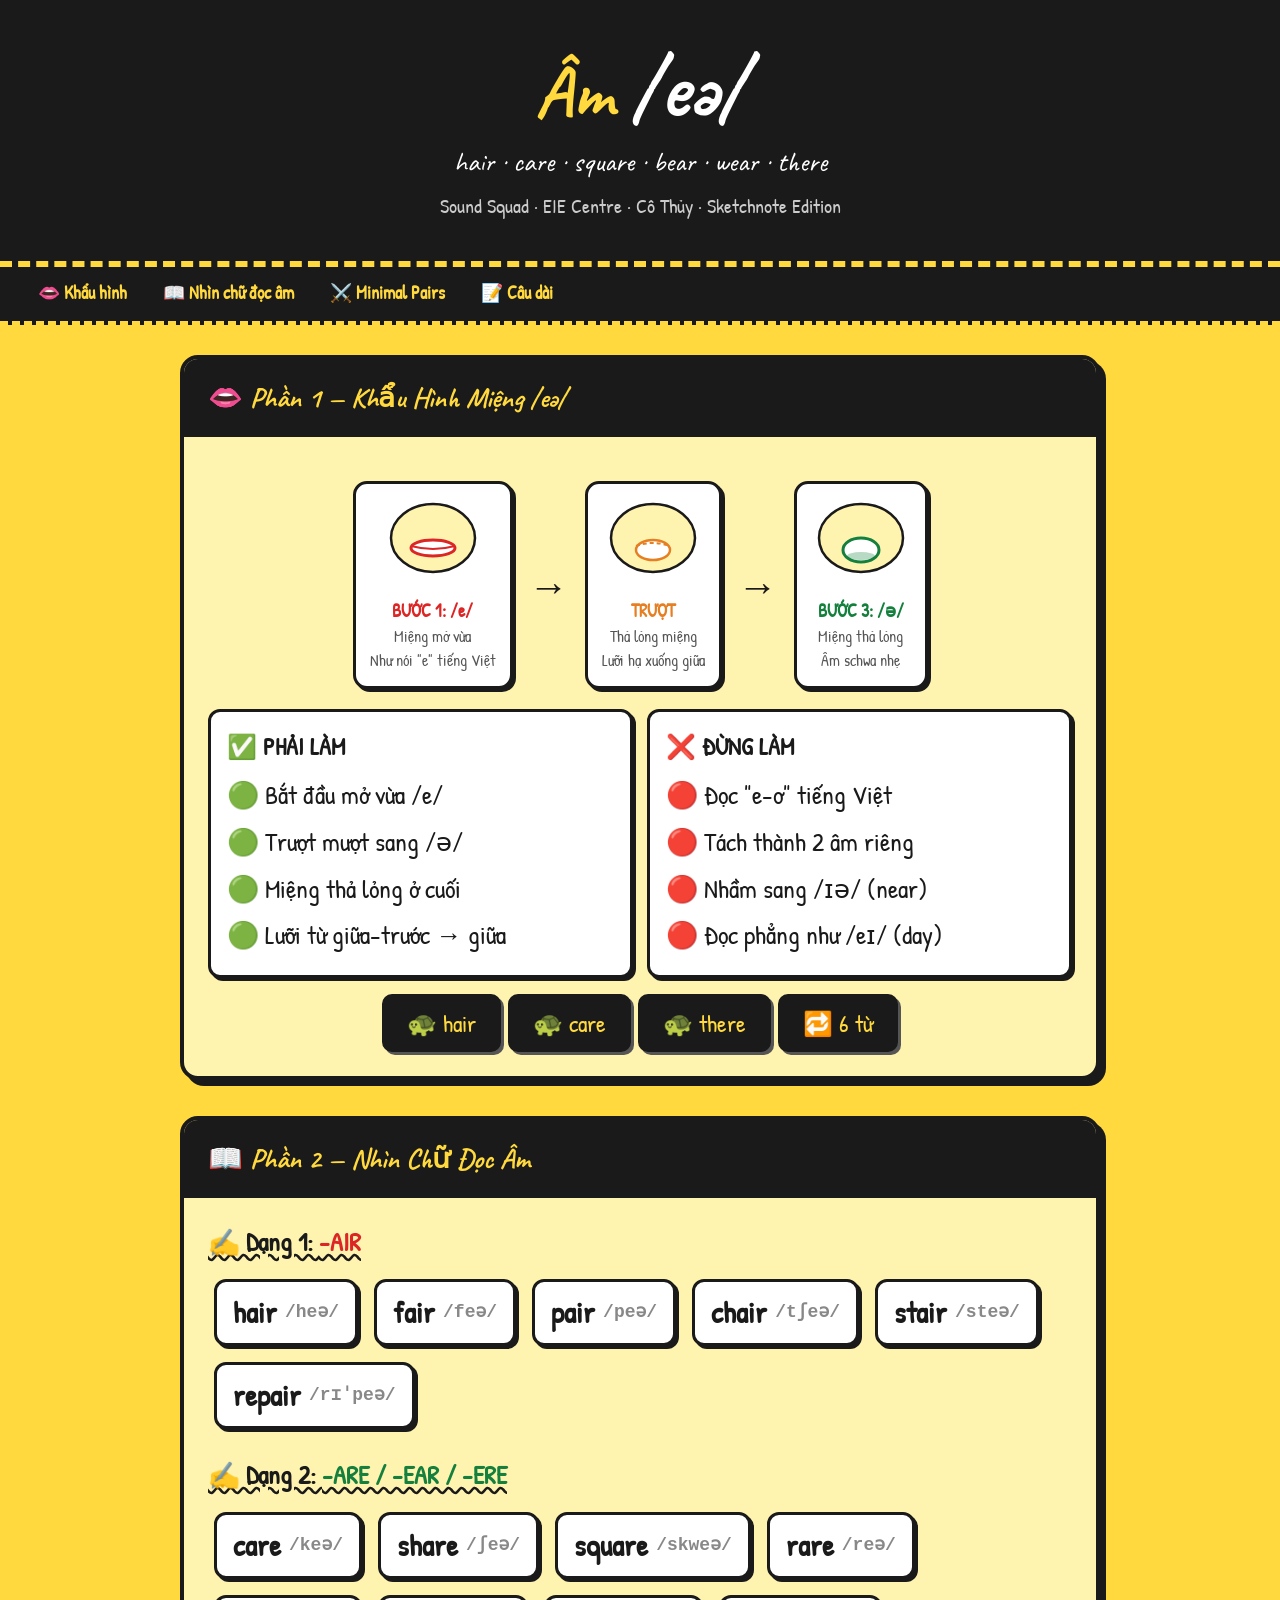
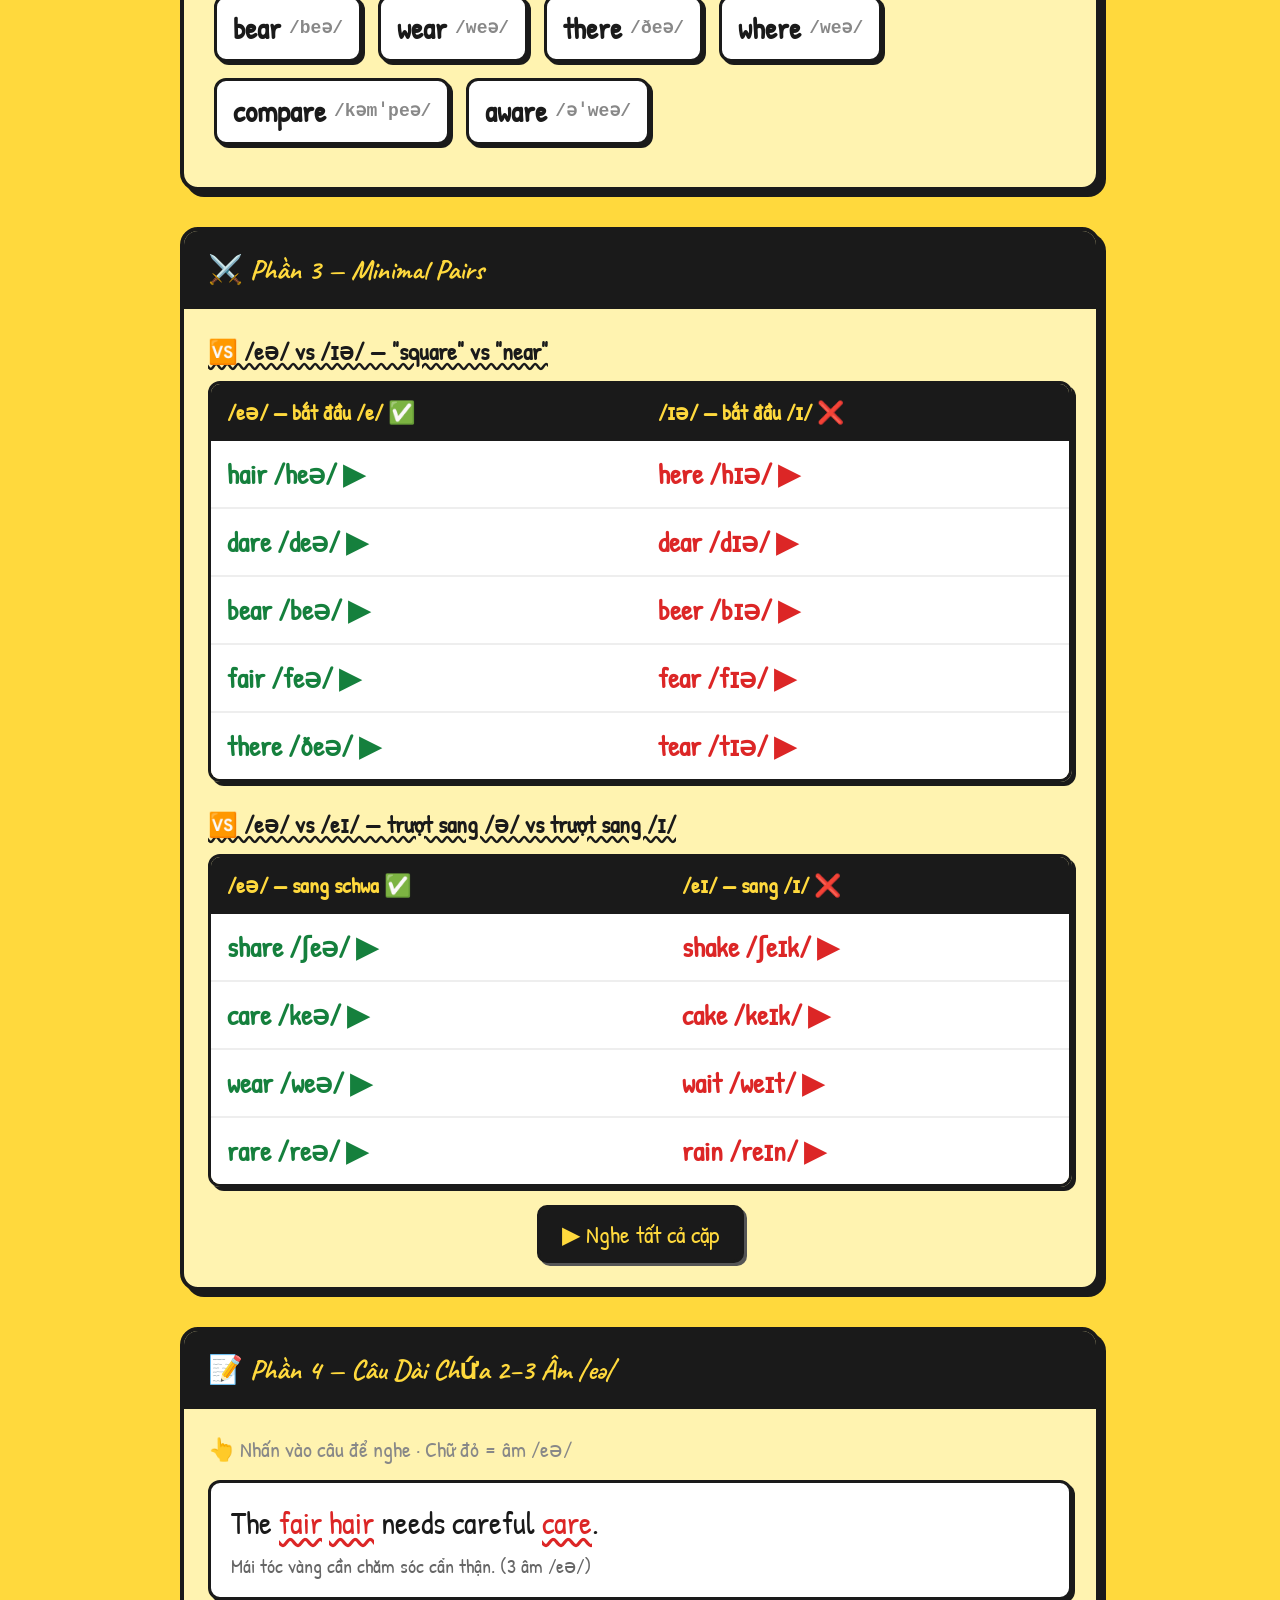
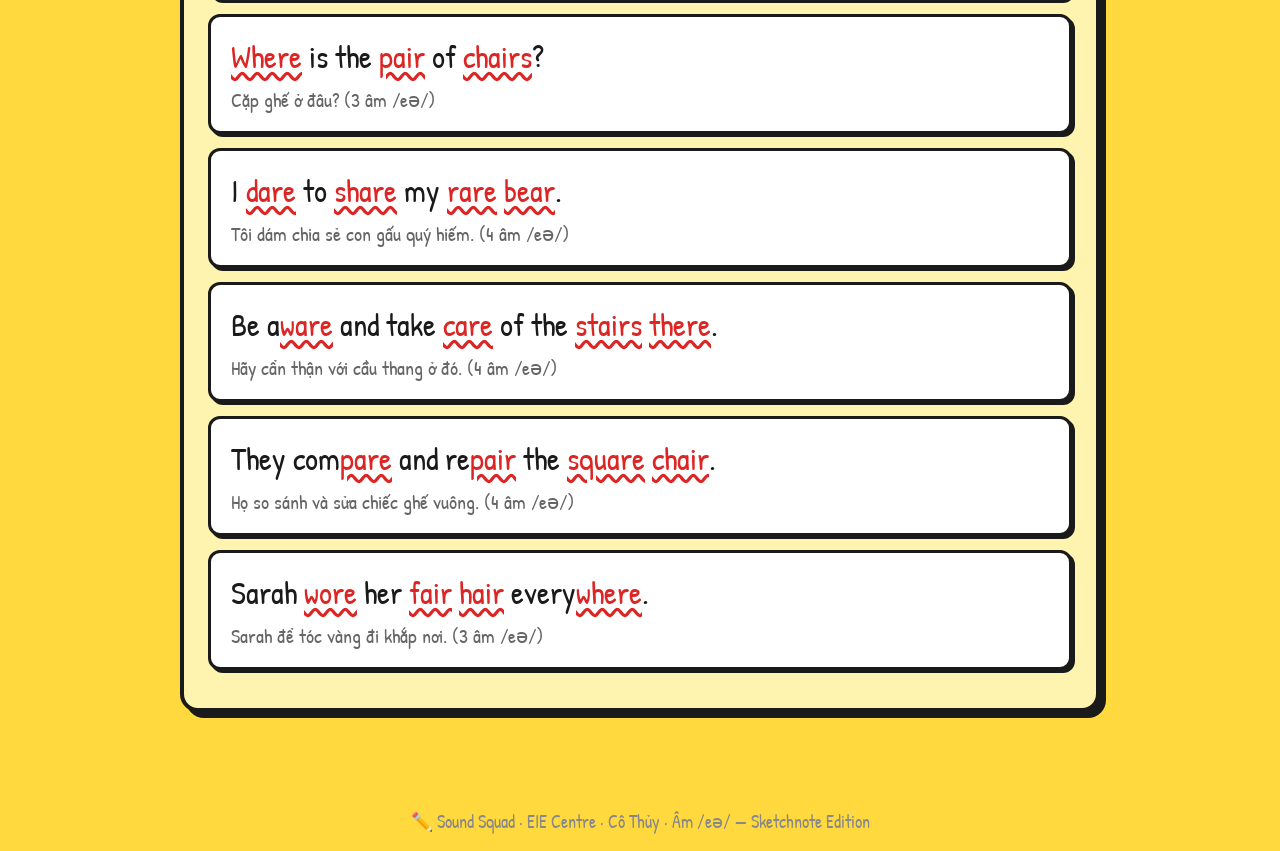
<file: bai_giang_ea_diphthong.html>
<!DOCTYPE html>
<html lang="vi">
<head>
<meta charset="UTF-8">
<meta name="viewport" content="width=device-width, initial-scale=1.0">
<title>🔊 Âm /eə/ — Sketchnote | Sound Squad</title>
<style>
@import url('https://fonts.googleapis.com/css2?family=Patrick+Hand&family=Caveat:wght@400;700&display=swap');
*{box-sizing:border-box;margin:0;padding:0}
body{font-family:'Patrick Hand',cursive;background:#FFD93D;color:#1a1a1a;min-height:100vh;font-size:32px;line-height:1.5}
h1,h2,h3{font-family:'Caveat',cursive}
.nav{background:#1a1a1a;padding:0 20px;display:flex;gap:0;overflow-x:auto;position:sticky;top:0;z-index:100;border-bottom:4px dashed #FFD93D}
.nav a{color:#FFD93D;text-decoration:none;padding:12px 18px;font-size:18px;font-weight:700;border-bottom:3px solid transparent;white-space:nowrap;font-family:'Patrick Hand',cursive}
.nav a:hover,.nav a.active{border-color:#fff;color:#fff}
.hero{background:#1a1a1a;color:#FFD93D;padding:40px 30px;text-align:center;border-bottom:6px dashed #FFD93D;position:relative}
.hero h1{font-size:clamp(42px,8vw,72px);font-weight:700;line-height:1.1}
.hero h1 .ipa{color:#fff;font-size:1.2em}
.hero-sub{font-size:20px;color:#ccc;margin-top:8px}
.container{max-width:960px;margin:0 auto;padding:30px 20px}
.section{background:#FFF3B0;border:4px solid #1a1a1a;border-radius:18px;margin-bottom:36px;overflow:hidden;box-shadow:6px 6px 0 #1a1a1a}
.section-head{background:#1a1a1a;color:#FFD93D;padding:18px 24px;font-size:28px;font-weight:700;display:flex;align-items:center;gap:14px;font-family:'Caveat',cursive}
.section-body{padding:24px}
.mouth-row{display:flex;justify-content:center;align-items:center;gap:16px;flex-wrap:wrap;margin:20px 0}
.mouth-step{text-align:center;background:#fff;border:3px solid #1a1a1a;border-radius:14px;padding:14px;box-shadow:3px 3px 0 #1a1a1a}
.mouth-step svg{width:100px;height:80px}
.mouth-label{font-size:18px;font-weight:700;margin-top:6px}
.mouth-sub{font-size:16px;color:#555}
.arrow-big{font-size:40px;font-weight:900}
.chip{display:inline-flex;align-items:center;gap:8px;background:#fff;border:3px solid #1a1a1a;border-radius:12px;padding:8px 16px;margin:6px;font-size:30px;font-weight:700;cursor:pointer;box-shadow:3px 3px 0 #1a1a1a;transition:all .15s;font-family:'Patrick Hand',cursive}
.chip:hover{background:#1a1a1a;color:#FFD93D;transform:translate(-2px,-2px);box-shadow:5px 5px 0 #555}
.chip .ipa{font-size:18px;color:#888;font-family:monospace}
.chip:hover .ipa{color:#ccc}
.chips-wrap{display:flex;flex-wrap:wrap;gap:4px;margin:12px 0}
.mp-table{width:100%;border-collapse:separate;border-spacing:0;border:3px solid #1a1a1a;border-radius:12px;overflow:hidden;font-size:28px;box-shadow:4px 4px 0 #1a1a1a}
.mp-table th{background:#1a1a1a;color:#FFD93D;padding:12px 16px;text-align:left;font-size:22px}
.mp-table td{padding:12px 16px;background:#fff;border-bottom:2px solid #eee;cursor:pointer}
.mp-table tr:last-child td{border:none}
.mp-table td:hover{background:#FFF3B0}
.mp-green{color:#15803d;font-weight:700}
.mp-red{color:#dc2626;font-weight:700}
.sent{background:#fff;border:3px solid #1a1a1a;border-radius:12px;padding:16px 20px;margin-bottom:14px;cursor:pointer;box-shadow:3px 3px 0 #1a1a1a;transition:all .15s}
.sent:hover{transform:translate(-2px,-2px);box-shadow:5px 5px 0 #555}
.sent .hi{color:#dc2626;text-decoration:underline wavy;text-underline-offset:4px}
.sent .vi{font-size:20px;color:#666;margin-top:4px}
.check-grid{display:grid;grid-template-columns:1fr 1fr;gap:14px;margin:16px 0}
.check-box{background:#fff;border:3px solid #1a1a1a;border-radius:12px;padding:16px;box-shadow:3px 3px 0 #1a1a1a}
.check-box h4{font-size:24px;margin-bottom:8px}
.check-box ul{list-style:none;font-size:26px;line-height:1.8}
.btn{display:inline-flex;align-items:center;gap:8px;background:#1a1a1a;color:#FFD93D;border:3px solid #1a1a1a;border-radius:10px;padding:10px 22px;font-family:'Patrick Hand',cursive;font-size:24px;cursor:pointer;box-shadow:3px 3px 0 #555;transition:all .15s}
.btn:hover{background:#333;transform:translate(-1px,-1px)}
.footer{text-align:center;padding:30px 20px 16px;font-size:18px;color:#888}
@media(max-width:600px){.check-grid{grid-template-columns:1fr}.mouth-row{flex-direction:column}body{font-size:26px}}
</style>
</head>
<body>
<div class="hero">
  <h1>Âm <span class="ipa">/eə/</span></h1>
  <div style="font-size:28px;color:#fff;margin-top:6px;font-family:'Caveat',cursive">hair · care · square · bear · wear · there</div>
  <div class="hero-sub">Sound Squad · EIE Centre · Cô Thủy · Sketchnote Edition</div>
</div>
<nav class="nav">
  <a href="#sec1" class="active">👄 Khẩu hình</a>
  <a href="#sec2">📖 Nhìn chữ đọc âm</a>
  <a href="#sec3">⚔️ Minimal Pairs</a>
  <a href="#sec4">📝 Câu dài</a>
</nav>
<div class="container">

<!-- PHẦN 1 -->
<div class="section" id="sec1">
  <div class="section-head">👄 Phần 1 — Khẩu Hình Miệng /eə/</div>
  <div class="section-body">
    <div class="mouth-row">
      <div class="mouth-step">
        <svg viewBox="0 0 100 80" fill="none"><ellipse cx="50" cy="40" rx="42" ry="34" fill="#FFF3B0" stroke="#1a1a1a" stroke-width="2.5"/><ellipse cx="50" cy="50" rx="22" ry="8" fill="#fff" stroke="#dc2626" stroke-width="3"/><path d="M28 48 Q50 54 72 48" stroke="#dc2626" stroke-width="2" fill="none"/></svg>
        <div class="mouth-label" style="color:#dc2626">BƯỚC 1: /e/</div>
        <div class="mouth-sub">Miệng mở vừa<br>Như nói "e" tiếng Việt</div>
      </div>
      <div class="arrow-big">→</div>
      <div class="mouth-step">
        <svg viewBox="0 0 100 80" fill="none"><ellipse cx="50" cy="40" rx="42" ry="34" fill="#FFF3B0" stroke="#1a1a1a" stroke-width="2.5"/><ellipse cx="50" cy="52" rx="17" ry="10" fill="#fff" stroke="#e67e22" stroke-width="2.5"/><path d="M33 48 Q50 42 67 48" stroke="#e67e22" stroke-width="2" fill="none" stroke-dasharray="4,3"/></svg>
        <div class="mouth-label" style="color:#e67e22">TRƯỢT</div>
        <div class="mouth-sub">Thả lỏng miệng<br>Lưỡi hạ xuống giữa</div>
      </div>
      <div class="arrow-big">→</div>
      <div class="mouth-step">
        <svg viewBox="0 0 100 80" fill="none"><ellipse cx="50" cy="40" rx="42" ry="34" fill="#FFF3B0" stroke="#1a1a1a" stroke-width="2.5"/><ellipse cx="50" cy="52" rx="18" ry="12" fill="#fff" stroke="#15803d" stroke-width="3"/><ellipse cx="50" cy="58" rx="14" ry="4" fill="#15803d" opacity="0.3"/></svg>
        <div class="mouth-label" style="color:#15803d">BƯỚC 3: /ə/</div>
        <div class="mouth-sub">Miệng thả lỏng<br>Âm schwa nhẹ</div>
      </div>
    </div>
    <div class="check-grid">
      <div class="check-box"><h4>✅ PHẢI LÀM</h4><ul>
        <li>🟢 Bắt đầu mở vừa /e/</li><li>🟢 Trượt mượt sang /ə/</li><li>🟢 Miệng thả lỏng ở cuối</li><li>🟢 Lưỡi từ giữa-trước → giữa</li>
      </ul></div>
      <div class="check-box"><h4>❌ ĐỪNG LÀM</h4><ul>
        <li>🔴 Đọc "e-ơ" tiếng Việt</li><li>🔴 Tách thành 2 âm riêng</li><li>🔴 Nhầm sang /ɪə/ (near)</li><li>🔴 Đọc phẳng như /eɪ/ (day)</li>
      </ul></div>
    </div>
    <div style="text-align:center;margin-top:16px">
      <button class="btn" onclick="sp('hair',0.6)">🐢 hair</button>
      <button class="btn" onclick="sp('care',0.6)">🐢 care</button>
      <button class="btn" onclick="sp('there',0.6)">🐢 there</button>
      <button class="btn" onclick="sp('hair care square bear wear there',0.8)">🔁 6 từ</button>
    </div>
  </div>
</div>

<!-- PHẦN 2 -->
<div class="section" id="sec2">
  <div class="section-head">📖 Phần 2 — Nhìn Chữ Đọc Âm</div>
  <div class="section-body">
    <div style="font-size:26px;font-weight:700;margin-bottom:10px;text-decoration:underline wavy">✍️ Dạng 1: <span style="color:#dc2626">-AIR</span></div>
    <div class="chips-wrap">
      <span class="chip" onclick="sp('hair')">hair <span class="ipa">/heə/</span></span>
      <span class="chip" onclick="sp('fair')">fair <span class="ipa">/feə/</span></span>
      <span class="chip" onclick="sp('pair')">pair <span class="ipa">/peə/</span></span>
      <span class="chip" onclick="sp('chair')">chair <span class="ipa">/tʃeə/</span></span>
      <span class="chip" onclick="sp('stair')">stair <span class="ipa">/steə/</span></span>
      <span class="chip" onclick="sp('repair')">repair <span class="ipa">/rɪˈpeə/</span></span>
    </div>
    <div style="font-size:26px;font-weight:700;margin:20px 0 10px;text-decoration:underline wavy">✍️ Dạng 2: <span style="color:#15803d">-ARE / -EAR / -ERE</span></div>
    <div class="chips-wrap">
      <span class="chip" onclick="sp('care')">care <span class="ipa">/keə/</span></span>
      <span class="chip" onclick="sp('share')">share <span class="ipa">/ʃeə/</span></span>
      <span class="chip" onclick="sp('square')">square <span class="ipa">/skweə/</span></span>
      <span class="chip" onclick="sp('rare')">rare <span class="ipa">/reə/</span></span>
      <span class="chip" onclick="sp('bear')">bear <span class="ipa">/beə/</span></span>
      <span class="chip" onclick="sp('wear')">wear <span class="ipa">/weə/</span></span>
      <span class="chip" onclick="sp('there')">there <span class="ipa">/ðeə/</span></span>
      <span class="chip" onclick="sp('where')">where <span class="ipa">/weə/</span></span>
      <span class="chip" onclick="sp('compare')">compare <span class="ipa">/kəmˈpeə/</span></span>
      <span class="chip" onclick="sp('aware')">aware <span class="ipa">/əˈweə/</span></span>
    </div>
  </div>
</div>

<!-- PHẦN 3 -->
<div class="section" id="sec3">
  <div class="section-head">⚔️ Phần 3 — Minimal Pairs</div>
  <div class="section-body">
    <div style="font-size:24px;font-weight:700;margin-bottom:12px;text-decoration:underline wavy">🆚 /eə/ vs /ɪə/ — "square" vs "near"</div>
    <table class="mp-table">
      <tr><th>/eə/ — bắt đầu /e/ ✅</th><th>/ɪə/ — bắt đầu /ɪ/ ❌</th></tr>
      <tr><td class="mp-green" onclick="sp('hair')">hair /heə/ ▶</td><td class="mp-red" onclick="sp('here')">here /hɪə/ ▶</td></tr>
      <tr><td class="mp-green" onclick="sp('dare')">dare /deə/ ▶</td><td class="mp-red" onclick="sp('dear')">dear /dɪə/ ▶</td></tr>
      <tr><td class="mp-green" onclick="sp('bear')">bear /beə/ ▶</td><td class="mp-red" onclick="sp('beer')">beer /bɪə/ ▶</td></tr>
      <tr><td class="mp-green" onclick="sp('fair')">fair /feə/ ▶</td><td class="mp-red" onclick="sp('fear')">fear /fɪə/ ▶</td></tr>
      <tr><td class="mp-green" onclick="sp('there')">there /ðeə/ ▶</td><td class="mp-red" onclick="sp('tear')">tear /tɪə/ ▶</td></tr>
    </table>
    <div style="font-size:24px;font-weight:700;margin:24px 0 12px;text-decoration:underline wavy">🆚 /eə/ vs /eɪ/ — trượt sang /ə/ vs trượt sang /ɪ/</div>
    <table class="mp-table">
      <tr><th>/eə/ — sang schwa ✅</th><th>/eɪ/ — sang /ɪ/ ❌</th></tr>
      <tr><td class="mp-green" onclick="sp('share')">share /ʃeə/ ▶</td><td class="mp-red" onclick="sp('shake')">shake /ʃeɪk/ ▶</td></tr>
      <tr><td class="mp-green" onclick="sp('care')">care /keə/ ▶</td><td class="mp-red" onclick="sp('cake')">cake /keɪk/ ▶</td></tr>
      <tr><td class="mp-green" onclick="sp('wear')">wear /weə/ ▶</td><td class="mp-red" onclick="sp('wait')">wait /weɪt/ ▶</td></tr>
      <tr><td class="mp-green" onclick="sp('rare')">rare /reə/ ▶</td><td class="mp-red" onclick="sp('rain')">rain /reɪn/ ▶</td></tr>
    </table>
    <div style="text-align:center;margin-top:18px">
      <button class="btn" onclick="sp('hair here dare dear bear beer fair fear',0.8)">▶ Nghe tất cả cặp</button>
    </div>
  </div>
</div>

<!-- PHẦN 4 -->
<div class="section" id="sec4">
  <div class="section-head">📝 Phần 4 — Câu Dài Chứa 2–3 Âm /eə/</div>
  <div class="section-body">
    <div style="font-size:22px;color:#888;margin-bottom:14px">👆 Nhấn vào câu để nghe · Chữ đỏ = âm /eə/</div>
    <div class="sent" onclick="sp('The fair hair needs careful care.')">The <span class="hi">fair</span> <span class="hi">hair</span> needs careful <span class="hi">care</span>.<div class="vi">Mái tóc vàng cần chăm sóc cẩn thận. (3 âm /eə/)</div></div>
    <div class="sent" onclick="sp('Where is the pair of chairs?')"><span class="hi">Where</span> is the <span class="hi">pair</span> of <span class="hi">chairs</span>?<div class="vi">Cặp ghế ở đâu? (3 âm /eə/)</div></div>
    <div class="sent" onclick="sp('I dare to share my rare bear.')">I <span class="hi">dare</span> to <span class="hi">share</span> my <span class="hi">rare</span> <span class="hi">bear</span>.<div class="vi">Tôi dám chia sẻ con gấu quý hiếm. (4 âm /eə/)</div></div>
    <div class="sent" onclick="sp('Be aware and take care of the stairs there.')">Be a<span class="hi">ware</span> and take <span class="hi">care</span> of the <span class="hi">stairs</span> <span class="hi">there</span>.<div class="vi">Hãy cẩn thận với cầu thang ở đó. (4 âm /eə/)</div></div>
    <div class="sent" onclick="sp('They compare and repair the square chair.')">They com<span class="hi">pare</span> and re<span class="hi">pair</span> the <span class="hi">square</span> <span class="hi">chair</span>.<div class="vi">Họ so sánh và sửa chiếc ghế vuông. (4 âm /eə/)</div></div>
    <div class="sent" onclick="sp('Sarah wore her fair hair everywhere.')">Sarah <span class="hi">wore</span> her <span class="hi">fair</span> <span class="hi">hair</span> every<span class="hi">where</span>.<div class="vi">Sarah để tóc vàng đi khắp nơi. (3 âm /eə/)</div></div>
  </div>
</div>

</div>
<div class="footer">✏️ Sound Squad · EIE Centre · Cô Thủy · Âm /eə/ — Sketchnote Edition</div>
<script>
let voicesLoaded=false;function loadVoices(){if(!window.speechSynthesis)return;window.speechSynthesis.getVoices();voicesLoaded=true}
if(window.speechSynthesis){loadVoices();window.speechSynthesis.onvoiceschanged=loadVoices}
function sp(t,r){if(!window.speechSynthesis){alert('Mở bằng Chrome để nghe!');return}window.speechSynthesis.cancel();setTimeout(function(){const u=new SpeechSynthesisUtterance(t);u.lang='en-GB';u.rate=r||0.8;u.pitch=1;const v=window.speechSynthesis.getVoices();const f=v.find(x=>x.lang==='en-GB')||v.find(x=>x.lang.startsWith('en'));if(f)u.voice=f;window.speechSynthesis.speak(u)},100)}
document.querySelectorAll('.nav a').forEach(a=>{a.addEventListener('click',function(e){e.preventDefault();const t=document.querySelector(this.getAttribute('href'));if(t)t.scrollIntoView({behavior:'smooth',block:'start'});document.querySelectorAll('.nav a').forEach(x=>x.classList.remove('active'));this.classList.add('active')})});
window.addEventListener('scroll',()=>{let c='';document.querySelectorAll('.section').forEach(s=>{if(window.scrollY>=s.offsetTop-120)c='#'+s.id});document.querySelectorAll('.nav a').forEach(a=>a.classList.toggle('active',a.getAttribute('href')===c))});
</script>
</body>
</html>
</file>
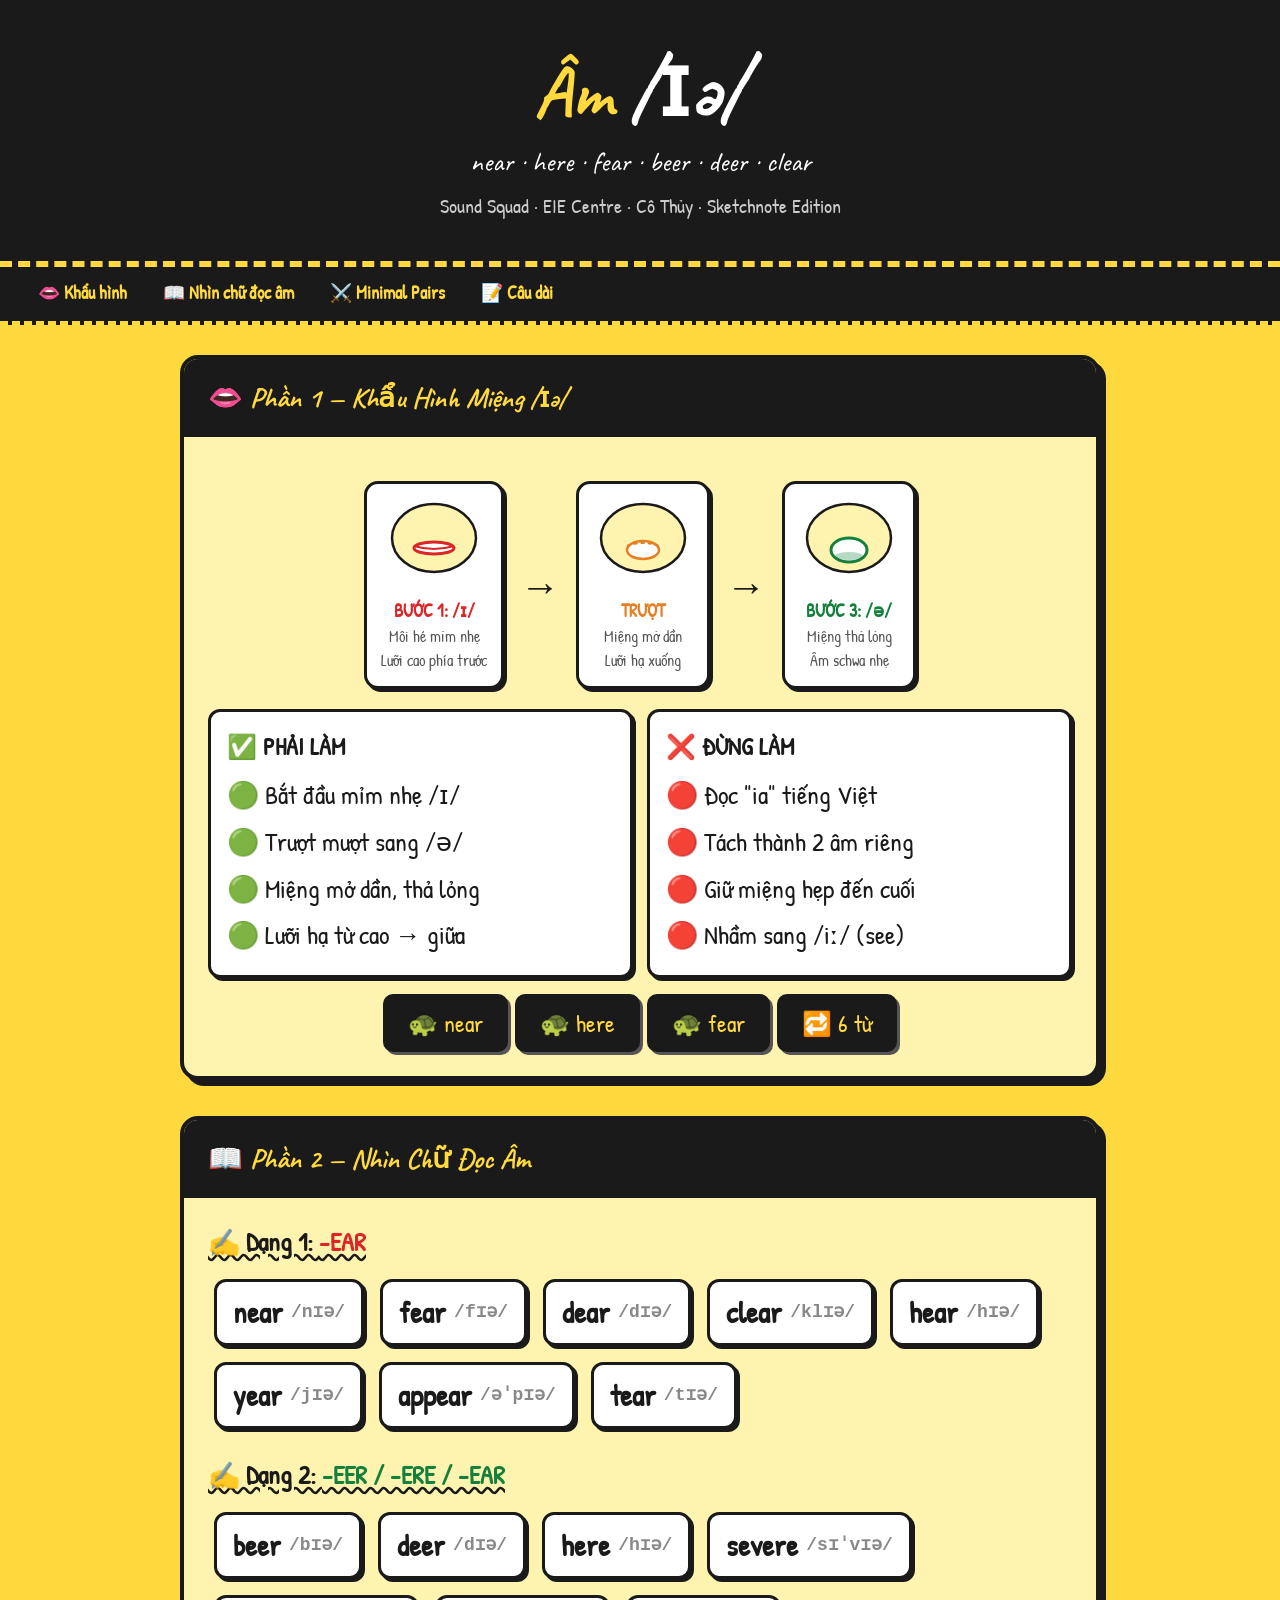
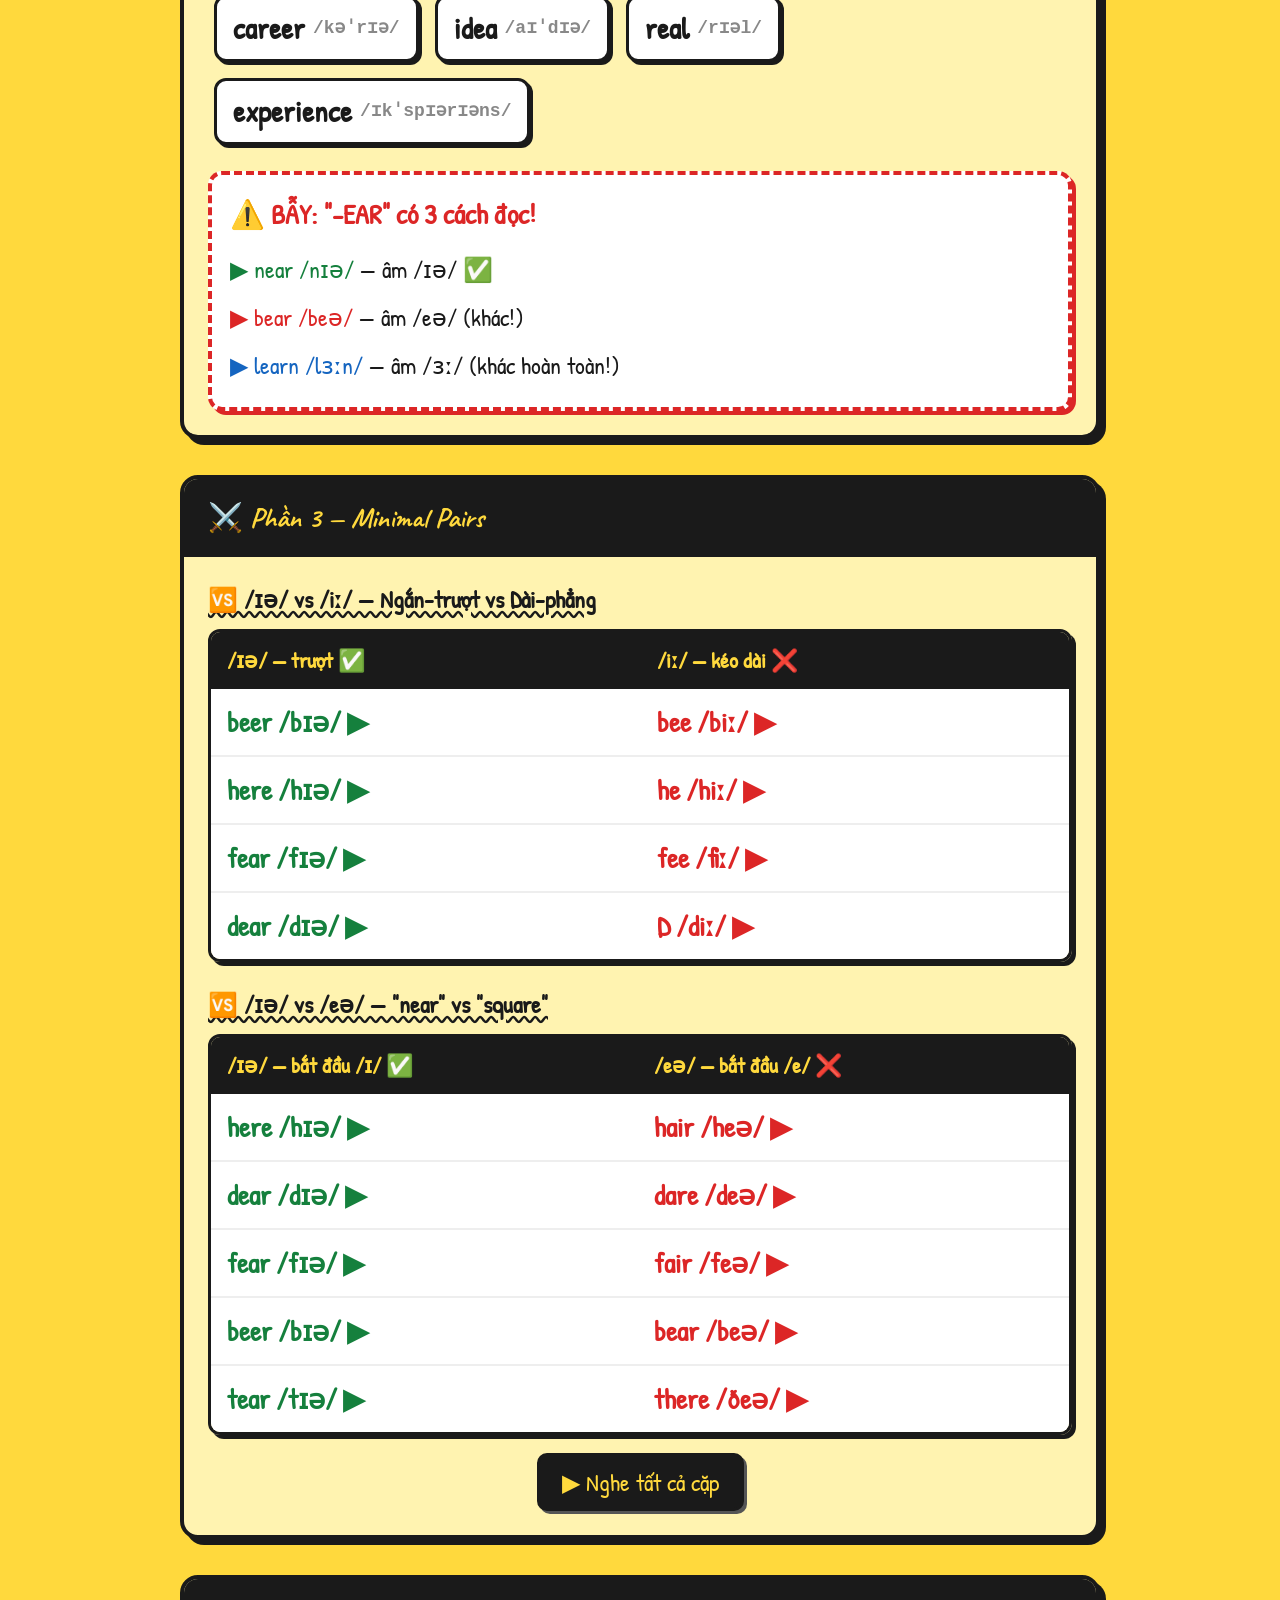
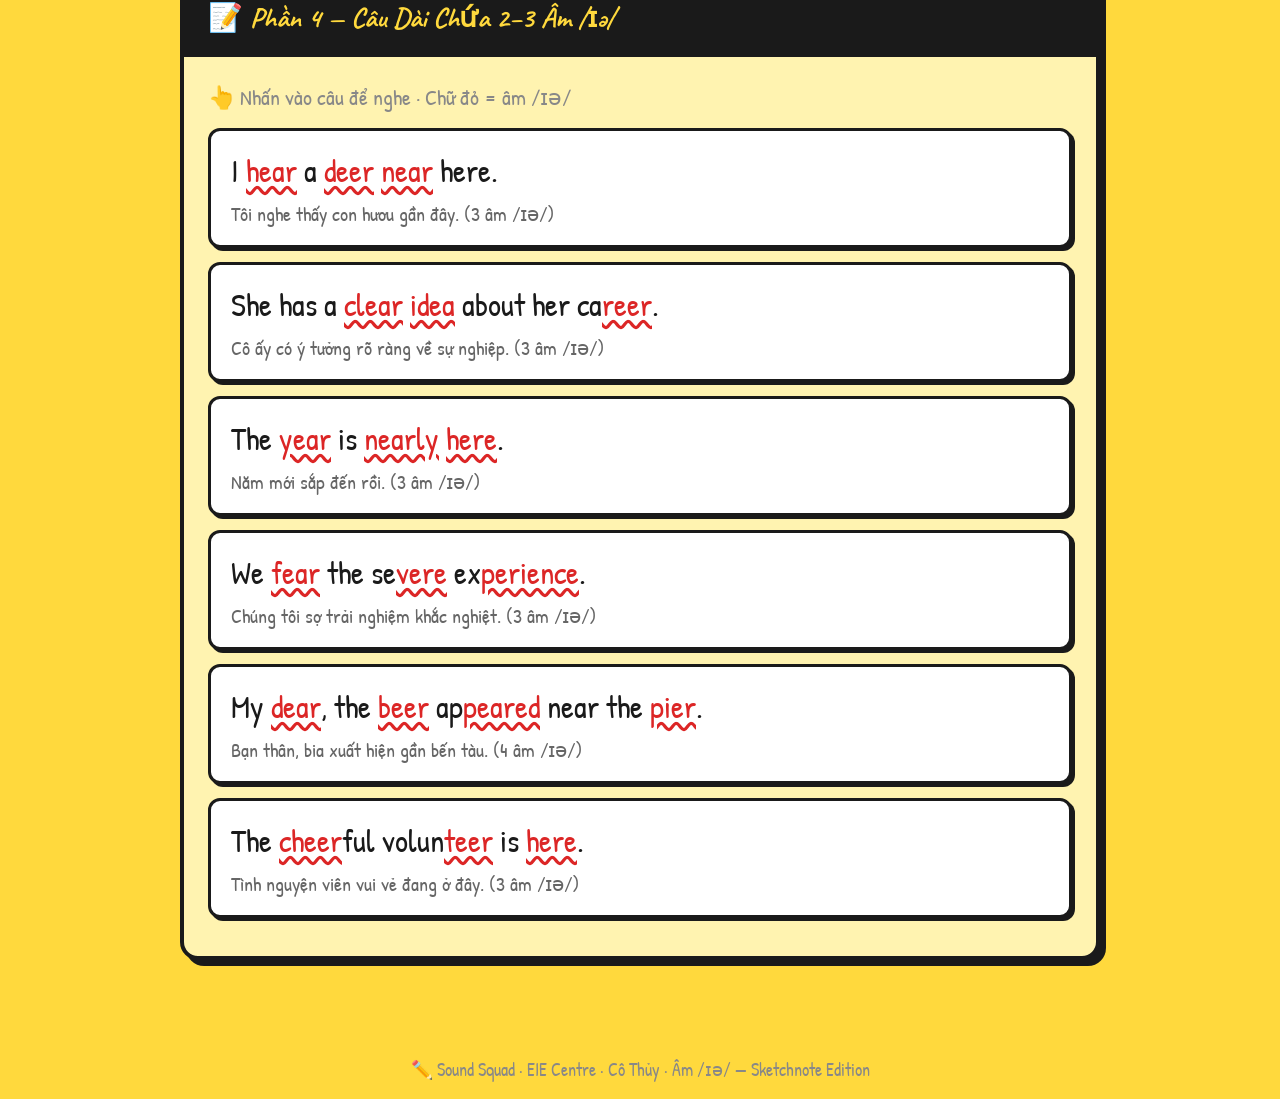
<file: bai_giang_ia_diphthong.html>
<!DOCTYPE html>
<html lang="vi">
<head>
<meta charset="UTF-8">
<meta name="viewport" content="width=device-width, initial-scale=1.0">
<title>🔊 Âm /ɪə/ — Sketchnote | Sound Squad</title>
<style>
@import url('https://fonts.googleapis.com/css2?family=Patrick+Hand&family=Caveat:wght@400;700&display=swap');
*{box-sizing:border-box;margin:0;padding:0}
body{font-family:'Patrick Hand',cursive;background:#FFD93D;color:#1a1a1a;min-height:100vh;font-size:32px;line-height:1.5}
h1,h2,h3{font-family:'Caveat',cursive}
.nav{background:#1a1a1a;padding:0 20px;display:flex;gap:0;overflow-x:auto;position:sticky;top:0;z-index:100;border-bottom:4px dashed #FFD93D}
.nav a{color:#FFD93D;text-decoration:none;padding:12px 18px;font-size:18px;font-weight:700;border-bottom:3px solid transparent;white-space:nowrap;font-family:'Patrick Hand',cursive}
.nav a:hover,.nav a.active{border-color:#fff;color:#fff}
.hero{background:#1a1a1a;color:#FFD93D;padding:40px 30px;text-align:center;border-bottom:6px dashed #FFD93D;position:relative}
.hero h1{font-size:clamp(42px,8vw,72px);font-weight:700;line-height:1.1}
.hero h1 .ipa{color:#fff;font-size:1.2em}
.hero-sub{font-size:20px;color:#ccc;margin-top:8px}
.container{max-width:960px;margin:0 auto;padding:30px 20px}
.section{background:#FFF3B0;border:4px solid #1a1a1a;border-radius:18px;margin-bottom:36px;overflow:hidden;box-shadow:6px 6px 0 #1a1a1a}
.section-head{background:#1a1a1a;color:#FFD93D;padding:18px 24px;font-size:28px;font-weight:700;display:flex;align-items:center;gap:14px;font-family:'Caveat',cursive}
.section-body{padding:24px}
.mouth-row{display:flex;justify-content:center;align-items:center;gap:16px;flex-wrap:wrap;margin:20px 0}
.mouth-step{text-align:center;background:#fff;border:3px solid #1a1a1a;border-radius:14px;padding:14px;box-shadow:3px 3px 0 #1a1a1a}
.mouth-step svg{width:100px;height:80px}
.mouth-label{font-size:18px;font-weight:700;margin-top:6px}
.mouth-sub{font-size:16px;color:#555}
.arrow-big{font-size:40px;font-weight:900}
.chip{display:inline-flex;align-items:center;gap:8px;background:#fff;border:3px solid #1a1a1a;border-radius:12px;padding:8px 16px;margin:6px;font-size:30px;font-weight:700;cursor:pointer;box-shadow:3px 3px 0 #1a1a1a;transition:all .15s;font-family:'Patrick Hand',cursive}
.chip:hover{background:#1a1a1a;color:#FFD93D;transform:translate(-2px,-2px);box-shadow:5px 5px 0 #555}
.chip .ipa{font-size:18px;color:#888;font-family:monospace}
.chip:hover .ipa{color:#ccc}
.chips-wrap{display:flex;flex-wrap:wrap;gap:4px;margin:12px 0}
.mp-table{width:100%;border-collapse:separate;border-spacing:0;border:3px solid #1a1a1a;border-radius:12px;overflow:hidden;font-size:28px;box-shadow:4px 4px 0 #1a1a1a}
.mp-table th{background:#1a1a1a;color:#FFD93D;padding:12px 16px;text-align:left;font-size:22px}
.mp-table td{padding:12px 16px;background:#fff;border-bottom:2px solid #eee;cursor:pointer}
.mp-table tr:last-child td{border:none}
.mp-table td:hover{background:#FFF3B0}
.mp-green{color:#15803d;font-weight:700}
.mp-red{color:#dc2626;font-weight:700}
.sent{background:#fff;border:3px solid #1a1a1a;border-radius:12px;padding:16px 20px;margin-bottom:14px;cursor:pointer;box-shadow:3px 3px 0 #1a1a1a;transition:all .15s}
.sent:hover{transform:translate(-2px,-2px);box-shadow:5px 5px 0 #555}
.sent .hi{color:#dc2626;text-decoration:underline wavy;text-underline-offset:4px}
.sent .vi{font-size:20px;color:#666;margin-top:4px}
.check-grid{display:grid;grid-template-columns:1fr 1fr;gap:14px;margin:16px 0}
.check-box{background:#fff;border:3px solid #1a1a1a;border-radius:12px;padding:16px;box-shadow:3px 3px 0 #1a1a1a}
.check-box h4{font-size:24px;margin-bottom:8px}
.check-box ul{list-style:none;font-size:26px;line-height:1.8}
.btn{display:inline-flex;align-items:center;gap:8px;background:#1a1a1a;color:#FFD93D;border:3px solid #1a1a1a;border-radius:10px;padding:10px 22px;font-family:'Patrick Hand',cursive;font-size:24px;cursor:pointer;box-shadow:3px 3px 0 #555;transition:all .15s}
.btn:hover{background:#333;transform:translate(-1px,-1px)}
.footer{text-align:center;padding:30px 20px 16px;font-size:18px;color:#888}
@media(max-width:600px){.check-grid{grid-template-columns:1fr}.mouth-row{flex-direction:column}body{font-size:26px}}
</style>
</head>
<body>
<div class="hero">
  <h1>Âm <span class="ipa">/ɪə/</span></h1>
  <div style="font-size:28px;color:#fff;margin-top:6px;font-family:'Caveat',cursive">near · here · fear · beer · deer · clear</div>
  <div class="hero-sub">Sound Squad · EIE Centre · Cô Thủy · Sketchnote Edition</div>
</div>
<nav class="nav">
  <a href="#sec1" class="active">👄 Khẩu hình</a>
  <a href="#sec2">📖 Nhìn chữ đọc âm</a>
  <a href="#sec3">⚔️ Minimal Pairs</a>
  <a href="#sec4">📝 Câu dài</a>
</nav>
<div class="container">

<!-- PHẦN 1 -->
<div class="section" id="sec1">
  <div class="section-head">👄 Phần 1 — Khẩu Hình Miệng /ɪə/</div>
  <div class="section-body">
    <div class="mouth-row">
      <div class="mouth-step">
        <svg viewBox="0 0 100 80" fill="none"><ellipse cx="50" cy="40" rx="42" ry="34" fill="#FFF3B0" stroke="#1a1a1a" stroke-width="2.5"/><ellipse cx="50" cy="50" rx="20" ry="6" fill="#fff" stroke="#dc2626" stroke-width="3"/><path d="M30 48 Q50 54 70 48" stroke="#dc2626" stroke-width="2" fill="none"/></svg>
        <div class="mouth-label" style="color:#dc2626">BƯỚC 1: /ɪ/</div>
        <div class="mouth-sub">Môi hé mỉm nhẹ<br>Lưỡi cao phía trước</div>
      </div>
      <div class="arrow-big">→</div>
      <div class="mouth-step">
        <svg viewBox="0 0 100 80" fill="none"><ellipse cx="50" cy="40" rx="42" ry="34" fill="#FFF3B0" stroke="#1a1a1a" stroke-width="2.5"/><ellipse cx="50" cy="52" rx="16" ry="9" fill="#fff" stroke="#e67e22" stroke-width="2.5"/><path d="M34 48 Q50 42 66 48" stroke="#e67e22" stroke-width="2" fill="none" stroke-dasharray="4,3"/></svg>
        <div class="mouth-label" style="color:#e67e22">TRƯỢT</div>
        <div class="mouth-sub">Miệng mở dần<br>Lưỡi hạ xuống</div>
      </div>
      <div class="arrow-big">→</div>
      <div class="mouth-step">
        <svg viewBox="0 0 100 80" fill="none"><ellipse cx="50" cy="40" rx="42" ry="34" fill="#FFF3B0" stroke="#1a1a1a" stroke-width="2.5"/><ellipse cx="50" cy="52" rx="18" ry="12" fill="#fff" stroke="#15803d" stroke-width="3"/><ellipse cx="50" cy="58" rx="14" ry="4" fill="#15803d" opacity="0.3"/></svg>
        <div class="mouth-label" style="color:#15803d">BƯỚC 3: /ə/</div>
        <div class="mouth-sub">Miệng thả lỏng<br>Âm schwa nhẹ</div>
      </div>
    </div>
    <div class="check-grid">
      <div class="check-box"><h4>✅ PHẢI LÀM</h4><ul>
        <li>🟢 Bắt đầu mỉm nhẹ /ɪ/</li><li>🟢 Trượt mượt sang /ə/</li><li>🟢 Miệng mở dần, thả lỏng</li><li>🟢 Lưỡi hạ từ cao → giữa</li>
      </ul></div>
      <div class="check-box"><h4>❌ ĐỪNG LÀM</h4><ul>
        <li>🔴 Đọc "ia" tiếng Việt</li><li>🔴 Tách thành 2 âm riêng</li><li>🔴 Giữ miệng hẹp đến cuối</li><li>🔴 Nhầm sang /iː/ (see)</li>
      </ul></div>
    </div>
    <div style="text-align:center;margin-top:16px">
      <button class="btn" onclick="sp('near',0.6)">🐢 near</button>
      <button class="btn" onclick="sp('here',0.6)">🐢 here</button>
      <button class="btn" onclick="sp('fear',0.6)">🐢 fear</button>
      <button class="btn" onclick="sp('near here fear beer deer clear',0.8)">🔁 6 từ</button>
    </div>
  </div>
</div>

<!-- PHẦN 2 -->
<div class="section" id="sec2">
  <div class="section-head">📖 Phần 2 — Nhìn Chữ Đọc Âm</div>
  <div class="section-body">
    <div style="font-size:26px;font-weight:700;margin-bottom:10px;text-decoration:underline wavy">✍️ Dạng 1: <span style="color:#dc2626">-EAR</span></div>
    <div class="chips-wrap">
      <span class="chip" onclick="sp('near')">near <span class="ipa">/nɪə/</span></span>
      <span class="chip" onclick="sp('fear')">fear <span class="ipa">/fɪə/</span></span>
      <span class="chip" onclick="sp('dear')">dear <span class="ipa">/dɪə/</span></span>
      <span class="chip" onclick="sp('clear')">clear <span class="ipa">/klɪə/</span></span>
      <span class="chip" onclick="sp('hear')">hear <span class="ipa">/hɪə/</span></span>
      <span class="chip" onclick="sp('year')">year <span class="ipa">/jɪə/</span></span>
      <span class="chip" onclick="sp('appear')">appear <span class="ipa">/əˈpɪə/</span></span>
      <span class="chip" onclick="sp('tear')">tear <span class="ipa">/tɪə/</span></span>
    </div>
    <div style="font-size:26px;font-weight:700;margin:20px 0 10px;text-decoration:underline wavy">✍️ Dạng 2: <span style="color:#15803d">-EER / -ERE / -EAR</span></div>
    <div class="chips-wrap">
      <span class="chip" onclick="sp('beer')">beer <span class="ipa">/bɪə/</span></span>
      <span class="chip" onclick="sp('deer')">deer <span class="ipa">/dɪə/</span></span>
      <span class="chip" onclick="sp('here')">here <span class="ipa">/hɪə/</span></span>
      <span class="chip" onclick="sp('severe')">severe <span class="ipa">/sɪˈvɪə/</span></span>
      <span class="chip" onclick="sp('career')">career <span class="ipa">/kəˈrɪə/</span></span>
      <span class="chip" onclick="sp('idea')">idea <span class="ipa">/aɪˈdɪə/</span></span>
      <span class="chip" onclick="sp('real')">real <span class="ipa">/rɪəl/</span></span>
      <span class="chip" onclick="sp('experience')">experience <span class="ipa">/ɪkˈspɪərɪəns/</span></span>
    </div>
    <div style="background:#fff;border:4px dashed #dc2626;border-radius:14px;padding:18px;margin-top:20px;box-shadow:4px 4px 0 #dc2626">
      <div style="font-size:28px;font-weight:700;color:#dc2626;margin-bottom:10px">⚠️ BẪY: "-EAR" có 3 cách đọc!</div>
      <div style="font-size:24px;line-height:2">
        <span style="cursor:pointer;color:#15803d" onclick="sp('near')">▶ near /nɪə/</span> — âm /ɪə/ ✅<br>
        <span style="cursor:pointer;color:#dc2626" onclick="sp('bear')">▶ bear /beə/</span> — âm /eə/ (khác!)<br>
        <span style="cursor:pointer;color:#1565c0" onclick="sp('learn')">▶ learn /lɜːn/</span> — âm /ɜː/ (khác hoàn toàn!)
      </div>
    </div>
  </div>
</div>

<!-- PHẦN 3 -->
<div class="section" id="sec3">
  <div class="section-head">⚔️ Phần 3 — Minimal Pairs</div>
  <div class="section-body">
    <div style="font-size:24px;font-weight:700;margin-bottom:12px;text-decoration:underline wavy">🆚 /ɪə/ vs /iː/ — Ngắn-trượt vs Dài-phẳng</div>
    <table class="mp-table">
      <tr><th>/ɪə/ — trượt ✅</th><th>/iː/ — kéo dài ❌</th></tr>
      <tr><td class="mp-green" onclick="sp('beer')">beer /bɪə/ ▶</td><td class="mp-red" onclick="sp('bee')">bee /biː/ ▶</td></tr>
      <tr><td class="mp-green" onclick="sp('here')">here /hɪə/ ▶</td><td class="mp-red" onclick="sp('he')">he /hiː/ ▶</td></tr>
      <tr><td class="mp-green" onclick="sp('fear')">fear /fɪə/ ▶</td><td class="mp-red" onclick="sp('fee')">fee /fiː/ ▶</td></tr>
      <tr><td class="mp-green" onclick="sp('dear')">dear /dɪə/ ▶</td><td class="mp-red" onclick="sp('dee')">D /diː/ ▶</td></tr>
    </table>
    <div style="font-size:24px;font-weight:700;margin:24px 0 12px;text-decoration:underline wavy">🆚 /ɪə/ vs /eə/ — "near" vs "square"</div>
    <table class="mp-table">
      <tr><th>/ɪə/ — bắt đầu /ɪ/ ✅</th><th>/eə/ — bắt đầu /e/ ❌</th></tr>
      <tr><td class="mp-green" onclick="sp('here')">here /hɪə/ ▶</td><td class="mp-red" onclick="sp('hair')">hair /heə/ ▶</td></tr>
      <tr><td class="mp-green" onclick="sp('dear')">dear /dɪə/ ▶</td><td class="mp-red" onclick="sp('dare')">dare /deə/ ▶</td></tr>
      <tr><td class="mp-green" onclick="sp('fear')">fear /fɪə/ ▶</td><td class="mp-red" onclick="sp('fair')">fair /feə/ ▶</td></tr>
      <tr><td class="mp-green" onclick="sp('beer')">beer /bɪə/ ▶</td><td class="mp-red" onclick="sp('bear')">bear /beə/ ▶</td></tr>
      <tr><td class="mp-green" onclick="sp('tear')">tear /tɪə/ ▶</td><td class="mp-red" onclick="sp('there')">there /ðeə/ ▶</td></tr>
    </table>
    <div style="text-align:center;margin-top:18px">
      <button class="btn" onclick="sp('here hair dear dare fear fair beer bear',0.8)">▶ Nghe tất cả cặp</button>
    </div>
  </div>
</div>

<!-- PHẦN 4 -->
<div class="section" id="sec4">
  <div class="section-head">📝 Phần 4 — Câu Dài Chứa 2–3 Âm /ɪə/</div>
  <div class="section-body">
    <div style="font-size:22px;color:#888;margin-bottom:14px">👆 Nhấn vào câu để nghe · Chữ đỏ = âm /ɪə/</div>
    <div class="sent" onclick="sp('I hear a deer near here.')">I <span class="hi">hear</span> a <span class="hi">deer</span> <span class="hi">near</span> here.<div class="vi">Tôi nghe thấy con hươu gần đây. (3 âm /ɪə/)</div></div>
    <div class="sent" onclick="sp('She has a clear idea about her career.')">She has a <span class="hi">clear</span> <span class="hi">idea</span> about her ca<span class="hi">reer</span>.<div class="vi">Cô ấy có ý tưởng rõ ràng về sự nghiệp. (3 âm /ɪə/)</div></div>
    <div class="sent" onclick="sp('The year is nearly here.')">The <span class="hi">year</span> is <span class="hi">nearly</span> <span class="hi">here</span>.<div class="vi">Năm mới sắp đến rồi. (3 âm /ɪə/)</div></div>
    <div class="sent" onclick="sp('We fear the severe experience.')">We <span class="hi">fear</span> the se<span class="hi">vere</span> ex<span class="hi">perience</span>.<div class="vi">Chúng tôi sợ trải nghiệm khắc nghiệt. (3 âm /ɪə/)</div></div>
    <div class="sent" onclick="sp('My dear, the beer appeared near the pier.')">My <span class="hi">dear</span>, the <span class="hi">beer</span> ap<span class="hi">peared</span> near the <span class="hi">pier</span>.<div class="vi">Bạn thân, bia xuất hiện gần bến tàu. (4 âm /ɪə/)</div></div>
    <div class="sent" onclick="sp('The cheerful volunteer is here.')">The <span class="hi">cheer</span>ful volun<span class="hi">teer</span> is <span class="hi">here</span>.<div class="vi">Tình nguyện viên vui vẻ đang ở đây. (3 âm /ɪə/)</div></div>
  </div>
</div>

</div>
<div class="footer">✏️ Sound Squad · EIE Centre · Cô Thủy · Âm /ɪə/ — Sketchnote Edition</div>
<script>
let voicesLoaded=false;function loadVoices(){if(!window.speechSynthesis)return;window.speechSynthesis.getVoices();voicesLoaded=true}
if(window.speechSynthesis){loadVoices();window.speechSynthesis.onvoiceschanged=loadVoices}
function sp(t,r){if(!window.speechSynthesis){alert('Mở bằng Chrome để nghe!');return}window.speechSynthesis.cancel();setTimeout(function(){const u=new SpeechSynthesisUtterance(t);u.lang='en-GB';u.rate=r||0.8;u.pitch=1;const v=window.speechSynthesis.getVoices();const f=v.find(x=>x.lang==='en-GB')||v.find(x=>x.lang.startsWith('en'));if(f)u.voice=f;window.speechSynthesis.speak(u)},100)}
document.querySelectorAll('.nav a').forEach(a=>{a.addEventListener('click',function(e){e.preventDefault();const t=document.querySelector(this.getAttribute('href'));if(t)t.scrollIntoView({behavior:'smooth',block:'start'});document.querySelectorAll('.nav a').forEach(x=>x.classList.remove('active'));this.classList.add('active')})});
window.addEventListener('scroll',()=>{let c='';document.querySelectorAll('.section').forEach(s=>{if(window.scrollY>=s.offsetTop-120)c='#'+s.id});document.querySelectorAll('.nav a').forEach(a=>a.classList.toggle('active',a.getAttribute('href')===c))});
</script>
</body>
</html>
</file>
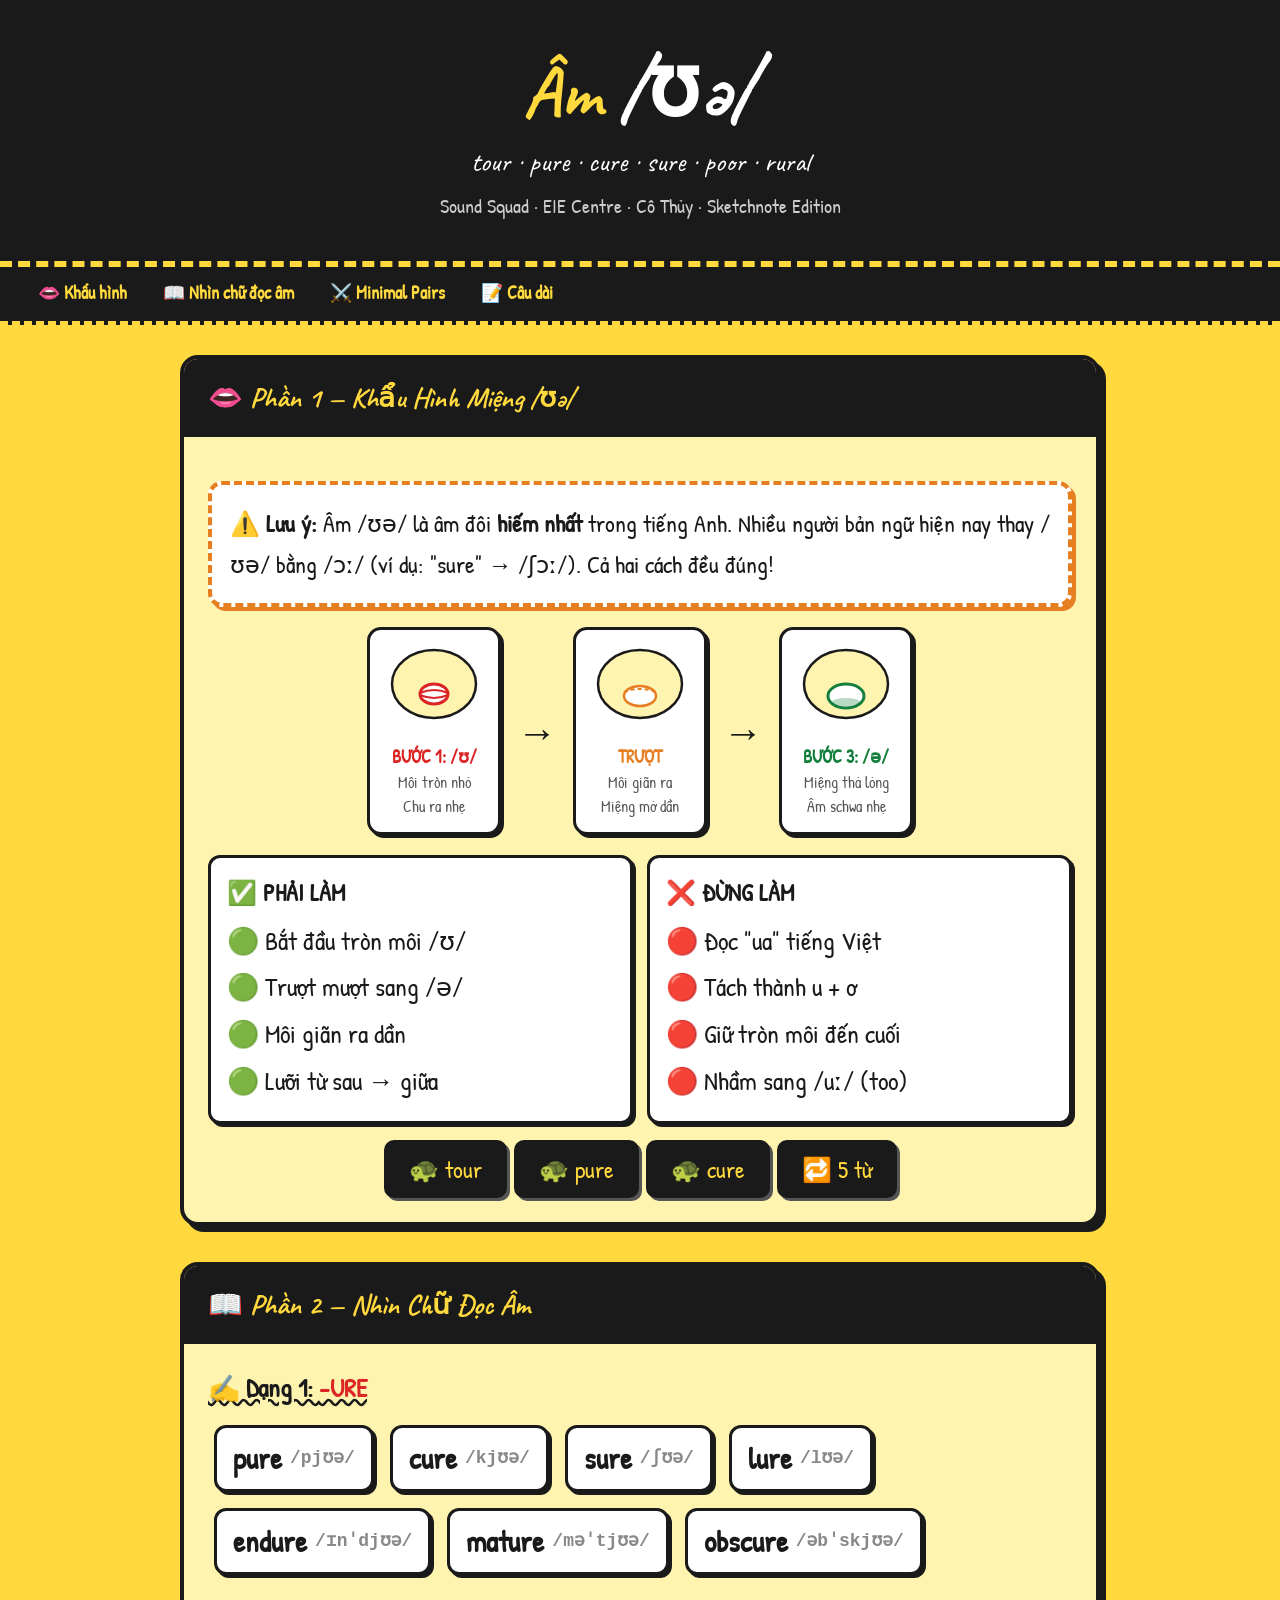
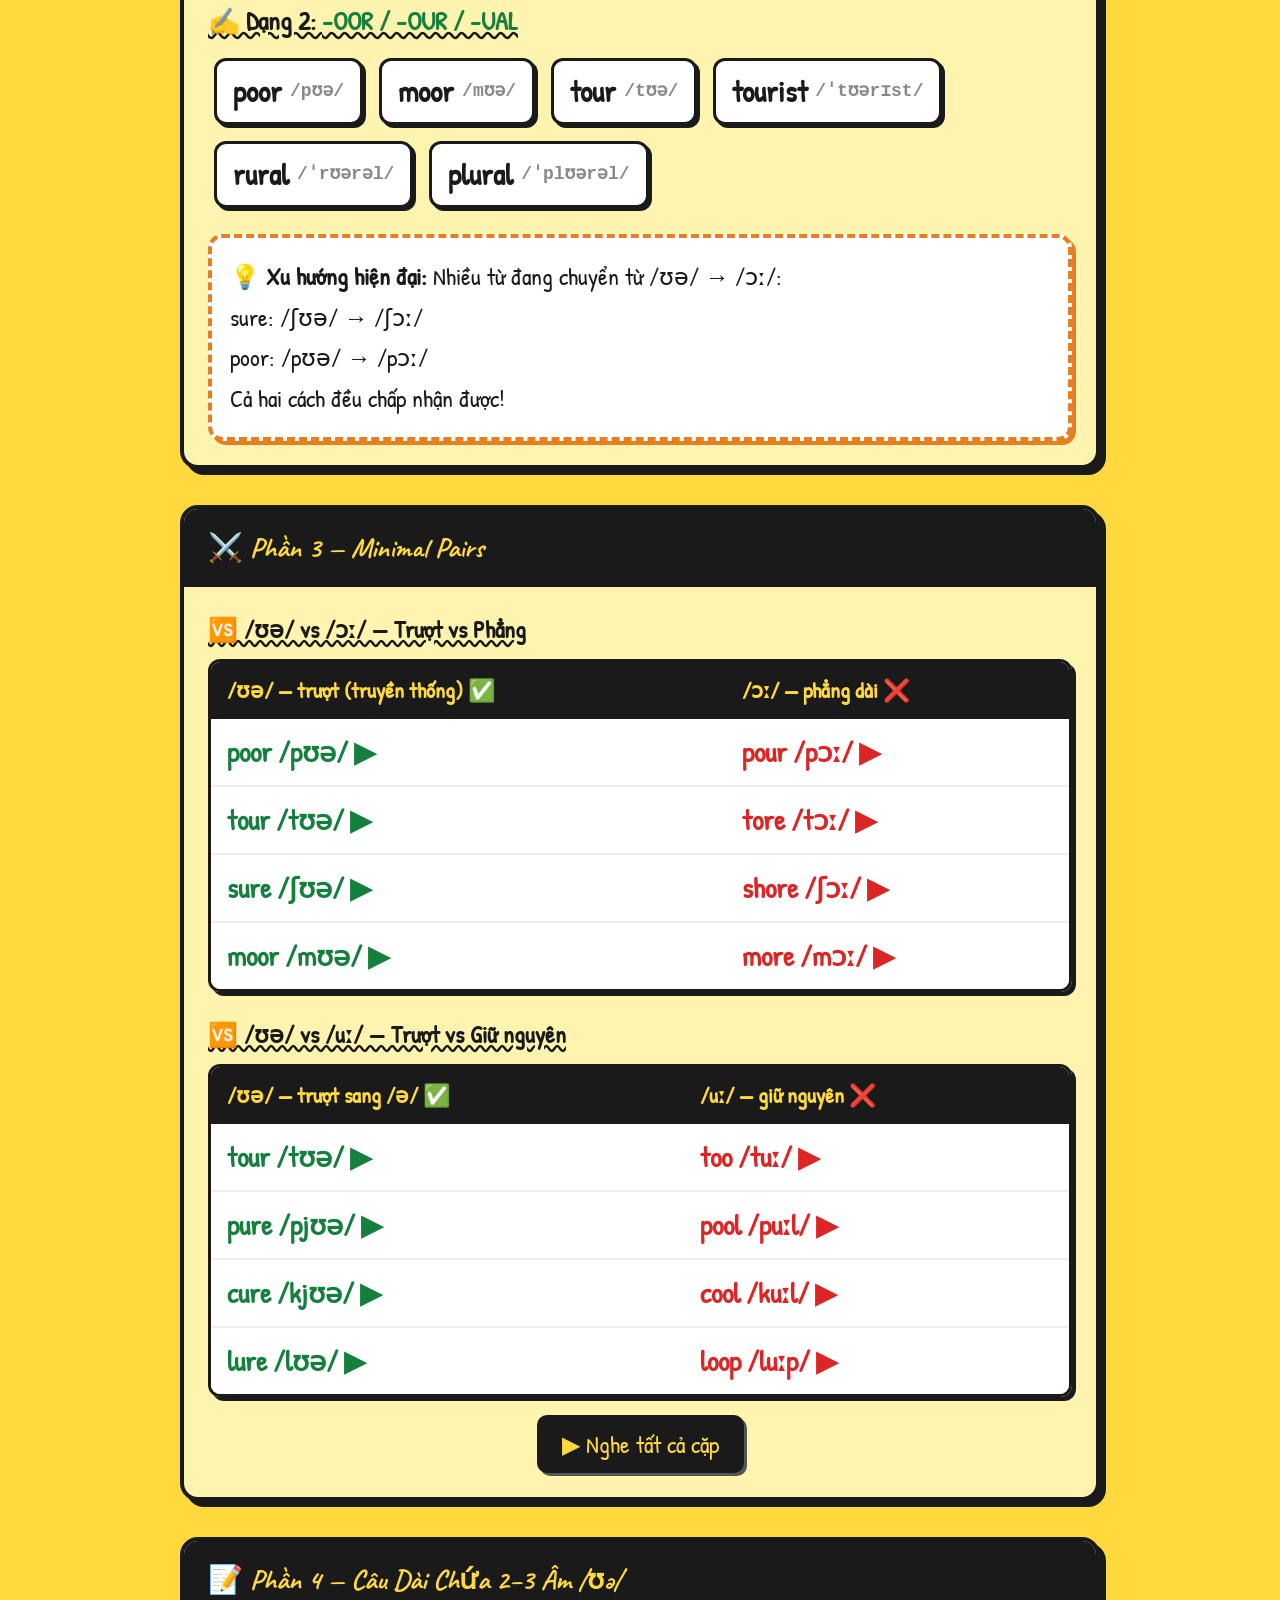
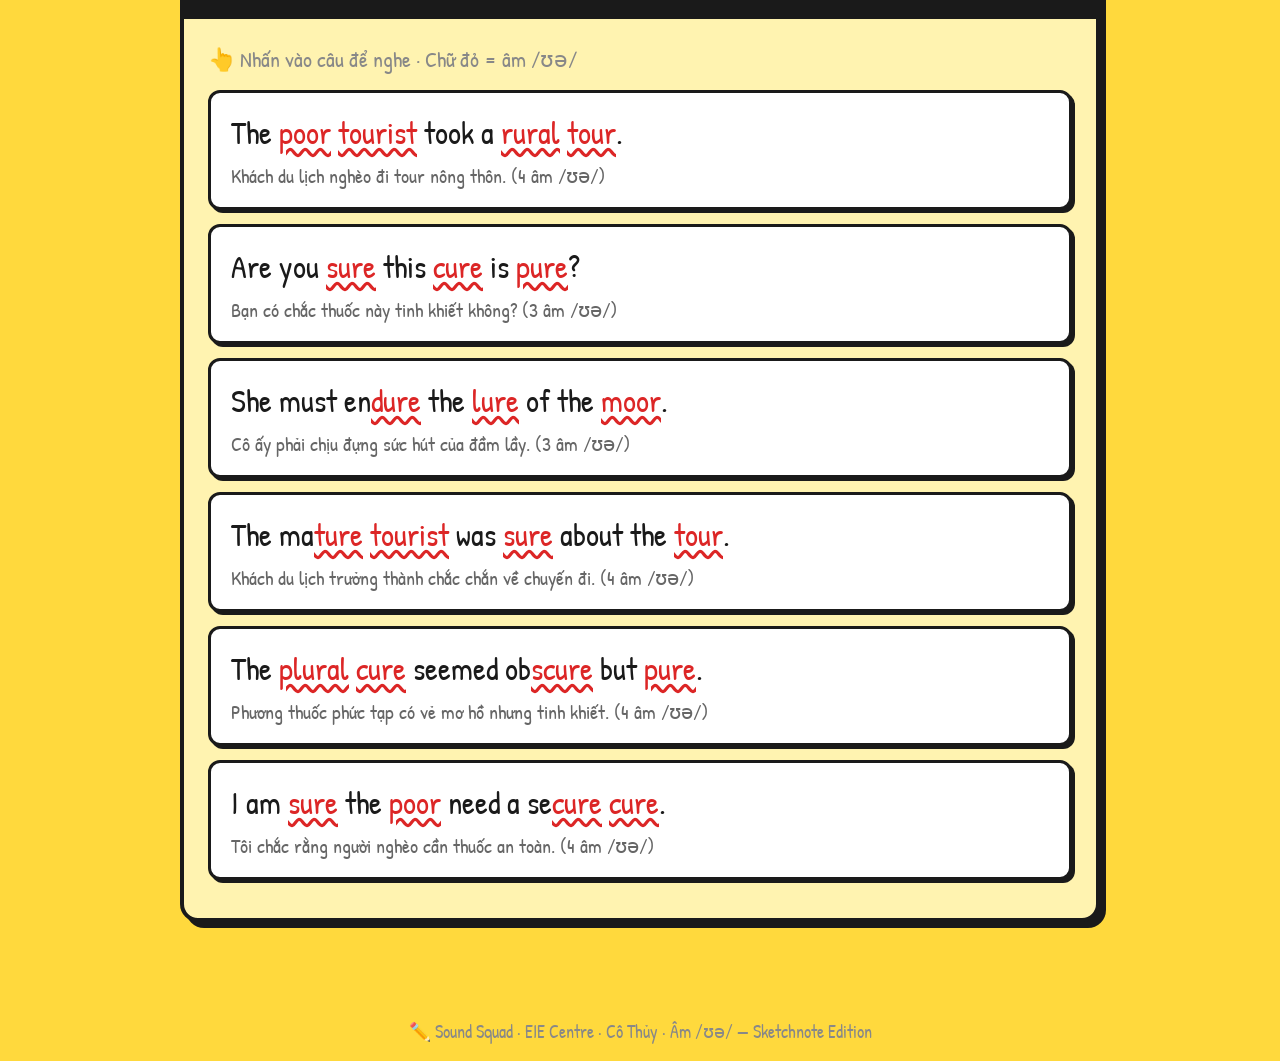
<file: bai_giang_ua_diphthong.html>
<!DOCTYPE html>
<html lang="vi">
<head>
<meta charset="UTF-8">
<meta name="viewport" content="width=device-width, initial-scale=1.0">
<title>🔊 Âm /ʊə/ — Sketchnote | Sound Squad</title>
<style>
@import url('https://fonts.googleapis.com/css2?family=Patrick+Hand&family=Caveat:wght@400;700&display=swap');
*{box-sizing:border-box;margin:0;padding:0}
body{font-family:'Patrick Hand',cursive;background:#FFD93D;color:#1a1a1a;min-height:100vh;font-size:32px;line-height:1.5}
h1,h2,h3{font-family:'Caveat',cursive}
.nav{background:#1a1a1a;padding:0 20px;display:flex;gap:0;overflow-x:auto;position:sticky;top:0;z-index:100;border-bottom:4px dashed #FFD93D}
.nav a{color:#FFD93D;text-decoration:none;padding:12px 18px;font-size:18px;font-weight:700;border-bottom:3px solid transparent;white-space:nowrap;font-family:'Patrick Hand',cursive}
.nav a:hover,.nav a.active{border-color:#fff;color:#fff}
.hero{background:#1a1a1a;color:#FFD93D;padding:40px 30px;text-align:center;border-bottom:6px dashed #FFD93D;position:relative}
.hero h1{font-size:clamp(42px,8vw,72px);font-weight:700;line-height:1.1}
.hero h1 .ipa{color:#fff;font-size:1.2em}
.hero-sub{font-size:20px;color:#ccc;margin-top:8px}
.container{max-width:960px;margin:0 auto;padding:30px 20px}
.section{background:#FFF3B0;border:4px solid #1a1a1a;border-radius:18px;margin-bottom:36px;overflow:hidden;box-shadow:6px 6px 0 #1a1a1a}
.section-head{background:#1a1a1a;color:#FFD93D;padding:18px 24px;font-size:28px;font-weight:700;display:flex;align-items:center;gap:14px;font-family:'Caveat',cursive}
.section-body{padding:24px}
.mouth-row{display:flex;justify-content:center;align-items:center;gap:16px;flex-wrap:wrap;margin:20px 0}
.mouth-step{text-align:center;background:#fff;border:3px solid #1a1a1a;border-radius:14px;padding:14px;box-shadow:3px 3px 0 #1a1a1a}
.mouth-step svg{width:100px;height:80px}
.mouth-label{font-size:18px;font-weight:700;margin-top:6px}
.mouth-sub{font-size:16px;color:#555}
.arrow-big{font-size:40px;font-weight:900}
.chip{display:inline-flex;align-items:center;gap:8px;background:#fff;border:3px solid #1a1a1a;border-radius:12px;padding:8px 16px;margin:6px;font-size:30px;font-weight:700;cursor:pointer;box-shadow:3px 3px 0 #1a1a1a;transition:all .15s;font-family:'Patrick Hand',cursive}
.chip:hover{background:#1a1a1a;color:#FFD93D;transform:translate(-2px,-2px);box-shadow:5px 5px 0 #555}
.chip .ipa{font-size:18px;color:#888;font-family:monospace}
.chip:hover .ipa{color:#ccc}
.chips-wrap{display:flex;flex-wrap:wrap;gap:4px;margin:12px 0}
.mp-table{width:100%;border-collapse:separate;border-spacing:0;border:3px solid #1a1a1a;border-radius:12px;overflow:hidden;font-size:28px;box-shadow:4px 4px 0 #1a1a1a}
.mp-table th{background:#1a1a1a;color:#FFD93D;padding:12px 16px;text-align:left;font-size:22px}
.mp-table td{padding:12px 16px;background:#fff;border-bottom:2px solid #eee;cursor:pointer}
.mp-table tr:last-child td{border:none}
.mp-table td:hover{background:#FFF3B0}
.mp-green{color:#15803d;font-weight:700}
.mp-red{color:#dc2626;font-weight:700}
.sent{background:#fff;border:3px solid #1a1a1a;border-radius:12px;padding:16px 20px;margin-bottom:14px;cursor:pointer;box-shadow:3px 3px 0 #1a1a1a;transition:all .15s}
.sent:hover{transform:translate(-2px,-2px);box-shadow:5px 5px 0 #555}
.sent .hi{color:#dc2626;text-decoration:underline wavy;text-underline-offset:4px}
.sent .vi{font-size:20px;color:#666;margin-top:4px}
.check-grid{display:grid;grid-template-columns:1fr 1fr;gap:14px;margin:16px 0}
.check-box{background:#fff;border:3px solid #1a1a1a;border-radius:12px;padding:16px;box-shadow:3px 3px 0 #1a1a1a}
.check-box h4{font-size:24px;margin-bottom:8px}
.check-box ul{list-style:none;font-size:26px;line-height:1.8}
.btn{display:inline-flex;align-items:center;gap:8px;background:#1a1a1a;color:#FFD93D;border:3px solid #1a1a1a;border-radius:10px;padding:10px 22px;font-family:'Patrick Hand',cursive;font-size:24px;cursor:pointer;box-shadow:3px 3px 0 #555;transition:all .15s}
.btn:hover{background:#333;transform:translate(-1px,-1px)}
.note{background:#fff;border:4px dashed #e67e22;border-radius:14px;padding:18px;margin-top:20px;box-shadow:4px 4px 0 #e67e22;font-size:24px;line-height:1.7}
.footer{text-align:center;padding:30px 20px 16px;font-size:18px;color:#888}
@media(max-width:600px){.check-grid{grid-template-columns:1fr}.mouth-row{flex-direction:column}body{font-size:26px}}
</style>
</head>
<body>
<div class="hero">
  <h1>Âm <span class="ipa">/ʊə/</span></h1>
  <div style="font-size:28px;color:#fff;margin-top:6px;font-family:'Caveat',cursive">tour · pure · cure · sure · poor · rural</div>
  <div class="hero-sub">Sound Squad · EIE Centre · Cô Thủy · Sketchnote Edition</div>
</div>
<nav class="nav">
  <a href="#sec1" class="active">👄 Khẩu hình</a>
  <a href="#sec2">📖 Nhìn chữ đọc âm</a>
  <a href="#sec3">⚔️ Minimal Pairs</a>
  <a href="#sec4">📝 Câu dài</a>
</nav>
<div class="container">

<!-- PHẦN 1 -->
<div class="section" id="sec1">
  <div class="section-head">👄 Phần 1 — Khẩu Hình Miệng /ʊə/</div>
  <div class="section-body">
    <div class="note">⚠️ <b>Lưu ý:</b> Âm /ʊə/ là âm đôi <b>hiếm nhất</b> trong tiếng Anh. Nhiều người bản ngữ hiện nay thay /ʊə/ bằng /ɔː/ (ví dụ: "sure" → /ʃɔː/). Cả hai cách đều đúng!</div>
    <div class="mouth-row">
      <div class="mouth-step">
        <svg viewBox="0 0 100 80" fill="none"><ellipse cx="50" cy="40" rx="42" ry="34" fill="#FFF3B0" stroke="#1a1a1a" stroke-width="2.5"/><ellipse cx="50" cy="50" rx="14" ry="10" fill="#fff" stroke="#dc2626" stroke-width="3"/><path d="M36 49 Q50 43 64 49" stroke="#dc2626" stroke-width="2" fill="none"/><path d="M36 51 Q50 57 64 51" stroke="#dc2626" stroke-width="2" fill="none"/></svg>
        <div class="mouth-label" style="color:#dc2626">BƯỚC 1: /ʊ/</div>
        <div class="mouth-sub">Môi tròn nhỏ<br>Chu ra nhẹ</div>
      </div>
      <div class="arrow-big">→</div>
      <div class="mouth-step">
        <svg viewBox="0 0 100 80" fill="none"><ellipse cx="50" cy="40" rx="42" ry="34" fill="#FFF3B0" stroke="#1a1a1a" stroke-width="2.5"/><ellipse cx="50" cy="52" rx="16" ry="10" fill="#fff" stroke="#e67e22" stroke-width="2.5"/><path d="M34 48 Q50 42 66 48" stroke="#e67e22" stroke-width="2" fill="none" stroke-dasharray="4,3"/></svg>
        <div class="mouth-label" style="color:#e67e22">TRƯỢT</div>
        <div class="mouth-sub">Môi giãn ra<br>Miệng mở dần</div>
      </div>
      <div class="arrow-big">→</div>
      <div class="mouth-step">
        <svg viewBox="0 0 100 80" fill="none"><ellipse cx="50" cy="40" rx="42" ry="34" fill="#FFF3B0" stroke="#1a1a1a" stroke-width="2.5"/><ellipse cx="50" cy="52" rx="18" ry="12" fill="#fff" stroke="#15803d" stroke-width="3"/><ellipse cx="50" cy="58" rx="14" ry="4" fill="#15803d" opacity="0.3"/></svg>
        <div class="mouth-label" style="color:#15803d">BƯỚC 3: /ə/</div>
        <div class="mouth-sub">Miệng thả lỏng<br>Âm schwa nhẹ</div>
      </div>
    </div>
    <div class="check-grid">
      <div class="check-box"><h4>✅ PHẢI LÀM</h4><ul>
        <li>🟢 Bắt đầu tròn môi /ʊ/</li><li>🟢 Trượt mượt sang /ə/</li><li>🟢 Môi giãn ra dần</li><li>🟢 Lưỡi từ sau → giữa</li>
      </ul></div>
      <div class="check-box"><h4>❌ ĐỪNG LÀM</h4><ul>
        <li>🔴 Đọc "ua" tiếng Việt</li><li>🔴 Tách thành u + ơ</li><li>🔴 Giữ tròn môi đến cuối</li><li>🔴 Nhầm sang /uː/ (too)</li>
      </ul></div>
    </div>
    <div style="text-align:center;margin-top:16px">
      <button class="btn" onclick="sp('tour',0.6)">🐢 tour</button>
      <button class="btn" onclick="sp('pure',0.6)">🐢 pure</button>
      <button class="btn" onclick="sp('cure',0.6)">🐢 cure</button>
      <button class="btn" onclick="sp('tour pure cure sure poor',0.8)">🔁 5 từ</button>
    </div>
  </div>
</div>

<!-- PHẦN 2 -->
<div class="section" id="sec2">
  <div class="section-head">📖 Phần 2 — Nhìn Chữ Đọc Âm</div>
  <div class="section-body">
    <div style="font-size:26px;font-weight:700;margin-bottom:10px;text-decoration:underline wavy">✍️ Dạng 1: <span style="color:#dc2626">-URE</span></div>
    <div class="chips-wrap">
      <span class="chip" onclick="sp('pure')">pure <span class="ipa">/pjʊə/</span></span>
      <span class="chip" onclick="sp('cure')">cure <span class="ipa">/kjʊə/</span></span>
      <span class="chip" onclick="sp('sure')">sure <span class="ipa">/ʃʊə/</span></span>
      <span class="chip" onclick="sp('lure')">lure <span class="ipa">/lʊə/</span></span>
      <span class="chip" onclick="sp('endure')">endure <span class="ipa">/ɪnˈdjʊə/</span></span>
      <span class="chip" onclick="sp('mature')">mature <span class="ipa">/məˈtjʊə/</span></span>
      <span class="chip" onclick="sp('obscure')">obscure <span class="ipa">/əbˈskjʊə/</span></span>
    </div>
    <div style="font-size:26px;font-weight:700;margin:20px 0 10px;text-decoration:underline wavy">✍️ Dạng 2: <span style="color:#15803d">-OOR / -OUR / -UAL</span></div>
    <div class="chips-wrap">
      <span class="chip" onclick="sp('poor')">poor <span class="ipa">/pʊə/</span></span>
      <span class="chip" onclick="sp('moor')">moor <span class="ipa">/mʊə/</span></span>
      <span class="chip" onclick="sp('tour')">tour <span class="ipa">/tʊə/</span></span>
      <span class="chip" onclick="sp('tourist')">tourist <span class="ipa">/ˈtʊərɪst/</span></span>
      <span class="chip" onclick="sp('rural')">rural <span class="ipa">/ˈrʊərəl/</span></span>
      <span class="chip" onclick="sp('plural')">plural <span class="ipa">/ˈplʊərəl/</span></span>
    </div>
    <div class="note">
      💡 <b>Xu hướng hiện đại:</b> Nhiều từ đang chuyển từ /ʊə/ → /ɔː/:<br>
      <span style="cursor:pointer" onclick="sp('sure')">sure: /ʃʊə/ → /ʃɔː/</span><br>
      <span style="cursor:pointer" onclick="sp('poor')">poor: /pʊə/ → /pɔː/</span><br>
      Cả hai cách đều chấp nhận được!
    </div>
  </div>
</div>

<!-- PHẦN 3 -->
<div class="section" id="sec3">
  <div class="section-head">⚔️ Phần 3 — Minimal Pairs</div>
  <div class="section-body">
    <div style="font-size:24px;font-weight:700;margin-bottom:12px;text-decoration:underline wavy">🆚 /ʊə/ vs /ɔː/ — Trượt vs Phẳng</div>
    <table class="mp-table">
      <tr><th>/ʊə/ — trượt (truyền thống) ✅</th><th>/ɔː/ — phẳng dài ❌</th></tr>
      <tr><td class="mp-green" onclick="sp('poor')">poor /pʊə/ ▶</td><td class="mp-red" onclick="sp('pour')">pour /pɔː/ ▶</td></tr>
      <tr><td class="mp-green" onclick="sp('tour')">tour /tʊə/ ▶</td><td class="mp-red" onclick="sp('tore')">tore /tɔː/ ▶</td></tr>
      <tr><td class="mp-green" onclick="sp('sure')">sure /ʃʊə/ ▶</td><td class="mp-red" onclick="sp('shore')">shore /ʃɔː/ ▶</td></tr>
      <tr><td class="mp-green" onclick="sp('moor')">moor /mʊə/ ▶</td><td class="mp-red" onclick="sp('more')">more /mɔː/ ▶</td></tr>
    </table>
    <div style="font-size:24px;font-weight:700;margin:24px 0 12px;text-decoration:underline wavy">🆚 /ʊə/ vs /uː/ — Trượt vs Giữ nguyên</div>
    <table class="mp-table">
      <tr><th>/ʊə/ — trượt sang /ə/ ✅</th><th>/uː/ — giữ nguyên ❌</th></tr>
      <tr><td class="mp-green" onclick="sp('tour')">tour /tʊə/ ▶</td><td class="mp-red" onclick="sp('too')">too /tuː/ ▶</td></tr>
      <tr><td class="mp-green" onclick="sp('pure')">pure /pjʊə/ ▶</td><td class="mp-red" onclick="sp('pool')">pool /puːl/ ▶</td></tr>
      <tr><td class="mp-green" onclick="sp('cure')">cure /kjʊə/ ▶</td><td class="mp-red" onclick="sp('cool')">cool /kuːl/ ▶</td></tr>
      <tr><td class="mp-green" onclick="sp('lure')">lure /lʊə/ ▶</td><td class="mp-red" onclick="sp('loop')">loop /luːp/ ▶</td></tr>
    </table>
    <div style="text-align:center;margin-top:18px">
      <button class="btn" onclick="sp('poor pour tour tore sure shore moor more',0.8)">▶ Nghe tất cả cặp</button>
    </div>
  </div>
</div>

<!-- PHẦN 4 -->
<div class="section" id="sec4">
  <div class="section-head">📝 Phần 4 — Câu Dài Chứa 2–3 Âm /ʊə/</div>
  <div class="section-body">
    <div style="font-size:22px;color:#888;margin-bottom:14px">👆 Nhấn vào câu để nghe · Chữ đỏ = âm /ʊə/</div>
    <div class="sent" onclick="sp('The poor tourist took a rural tour.')">The <span class="hi">poor</span> <span class="hi">tourist</span> took a <span class="hi">rural</span> <span class="hi">tour</span>.<div class="vi">Khách du lịch nghèo đi tour nông thôn. (4 âm /ʊə/)</div></div>
    <div class="sent" onclick="sp('Are you sure this cure is pure?')">Are you <span class="hi">sure</span> this <span class="hi">cure</span> is <span class="hi">pure</span>?<div class="vi">Bạn có chắc thuốc này tinh khiết không? (3 âm /ʊə/)</div></div>
    <div class="sent" onclick="sp('She must endure the lure of the moor.')">She must en<span class="hi">dure</span> the <span class="hi">lure</span> of the <span class="hi">moor</span>.<div class="vi">Cô ấy phải chịu đựng sức hút của đầm lầy. (3 âm /ʊə/)</div></div>
    <div class="sent" onclick="sp('The mature tourist was sure about the tour.')">The ma<span class="hi">ture</span> <span class="hi">tourist</span> was <span class="hi">sure</span> about the <span class="hi">tour</span>.<div class="vi">Khách du lịch trưởng thành chắc chắn về chuyến đi. (4 âm /ʊə/)</div></div>
    <div class="sent" onclick="sp('The plural cure seemed obscure but pure.')">The <span class="hi">plural</span> <span class="hi">cure</span> seemed ob<span class="hi">scure</span> but <span class="hi">pure</span>.<div class="vi">Phương thuốc phức tạp có vẻ mơ hồ nhưng tinh khiết. (4 âm /ʊə/)</div></div>
    <div class="sent" onclick="sp('I am sure the poor need a secure cure.')">I am <span class="hi">sure</span> the <span class="hi">poor</span> need a se<span class="hi">cure</span> <span class="hi">cure</span>.<div class="vi">Tôi chắc rằng người nghèo cần thuốc an toàn. (4 âm /ʊə/)</div></div>
  </div>
</div>

</div>
<div class="footer">✏️ Sound Squad · EIE Centre · Cô Thủy · Âm /ʊə/ — Sketchnote Edition</div>
<script>
let voicesLoaded=false;function loadVoices(){if(!window.speechSynthesis)return;window.speechSynthesis.getVoices();voicesLoaded=true}
if(window.speechSynthesis){loadVoices();window.speechSynthesis.onvoiceschanged=loadVoices}
function sp(t,r){if(!window.speechSynthesis){alert('Mở bằng Chrome để nghe!');return}window.speechSynthesis.cancel();setTimeout(function(){const u=new SpeechSynthesisUtterance(t);u.lang='en-GB';u.rate=r||0.8;u.pitch=1;const v=window.speechSynthesis.getVoices();const f=v.find(x=>x.lang==='en-GB')||v.find(x=>x.lang.startsWith('en'));if(f)u.voice=f;window.speechSynthesis.speak(u)},100)}
document.querySelectorAll('.nav a').forEach(a=>{a.addEventListener('click',function(e){e.preventDefault();const t=document.querySelector(this.getAttribute('href'));if(t)t.scrollIntoView({behavior:'smooth',block:'start'});document.querySelectorAll('.nav a').forEach(x=>x.classList.remove('active'));this.classList.add('active')})});
window.addEventListener('scroll',()=>{let c='';document.querySelectorAll('.section').forEach(s=>{if(window.scrollY>=s.offsetTop-120)c='#'+s.id});document.querySelectorAll('.nav a').forEach(a=>a.classList.toggle('active',a.getAttribute('href')===c))});
</script>
</body>
</html>
</file>
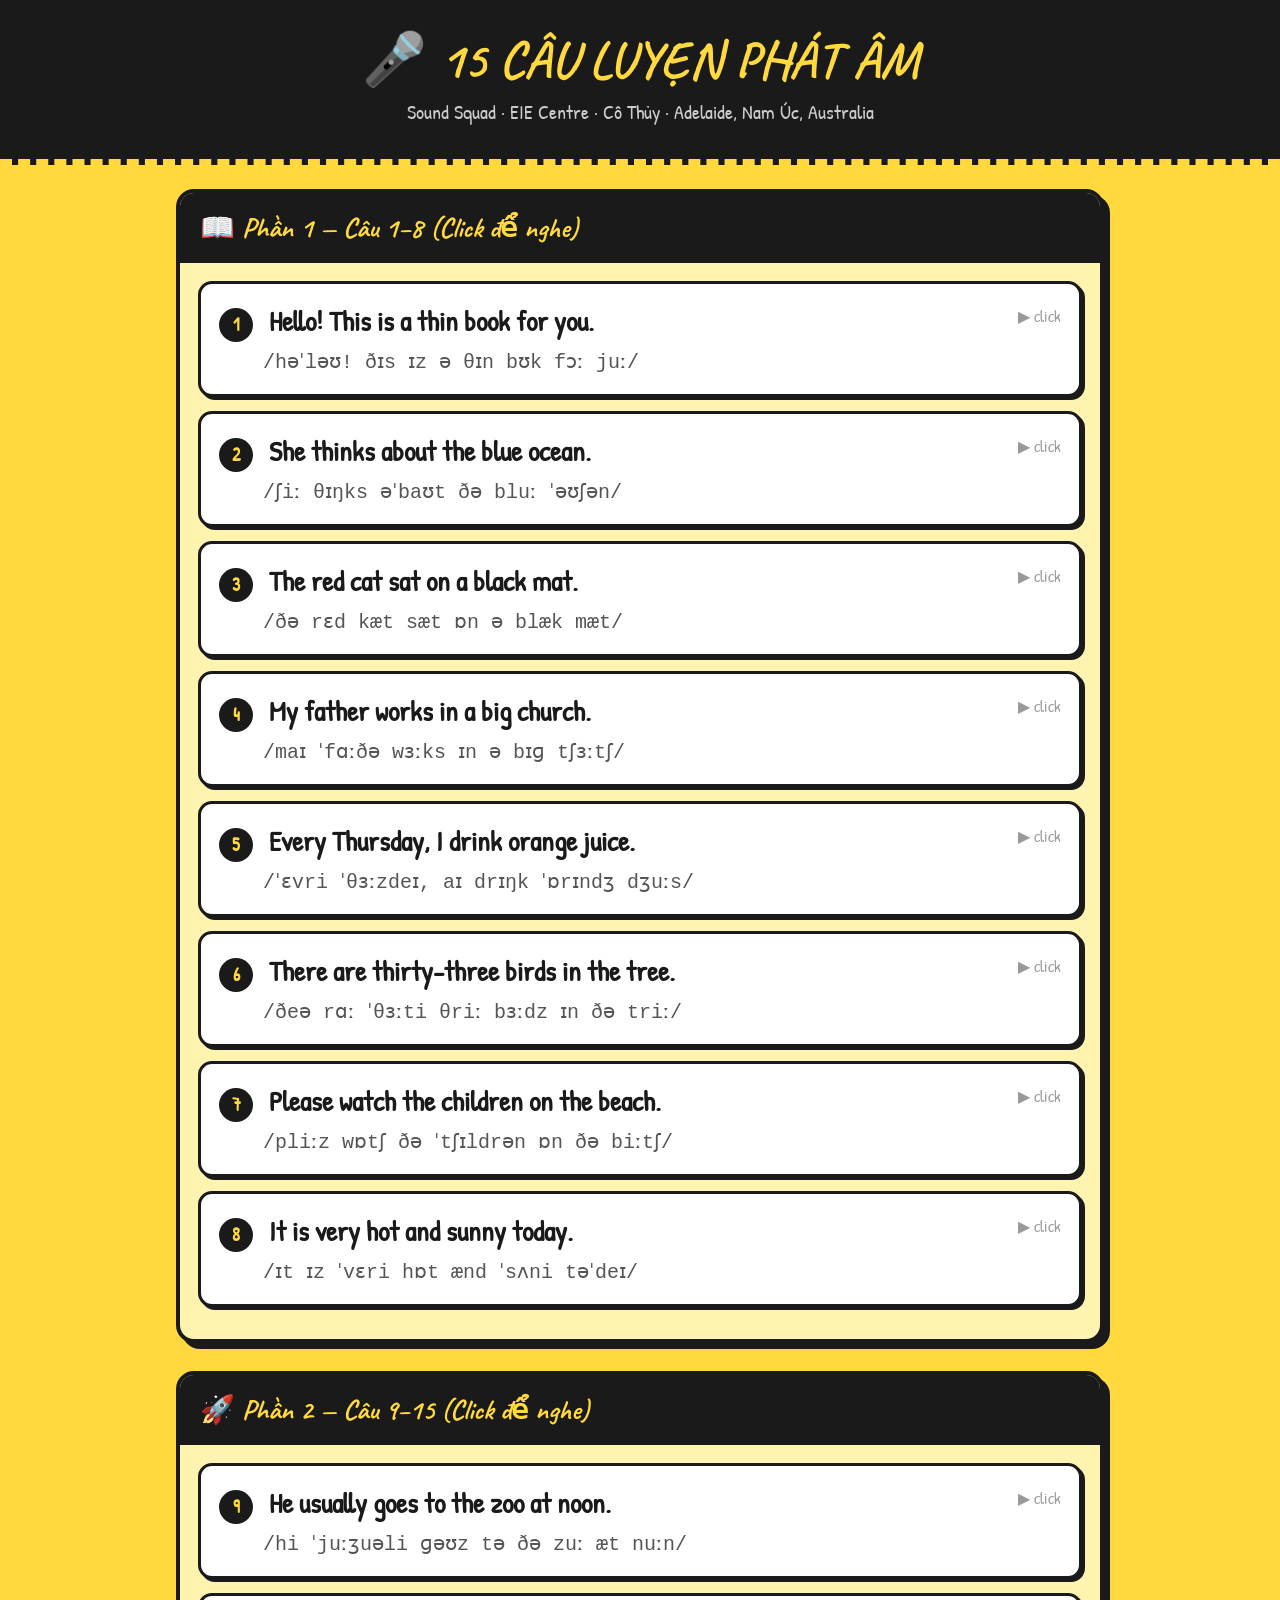
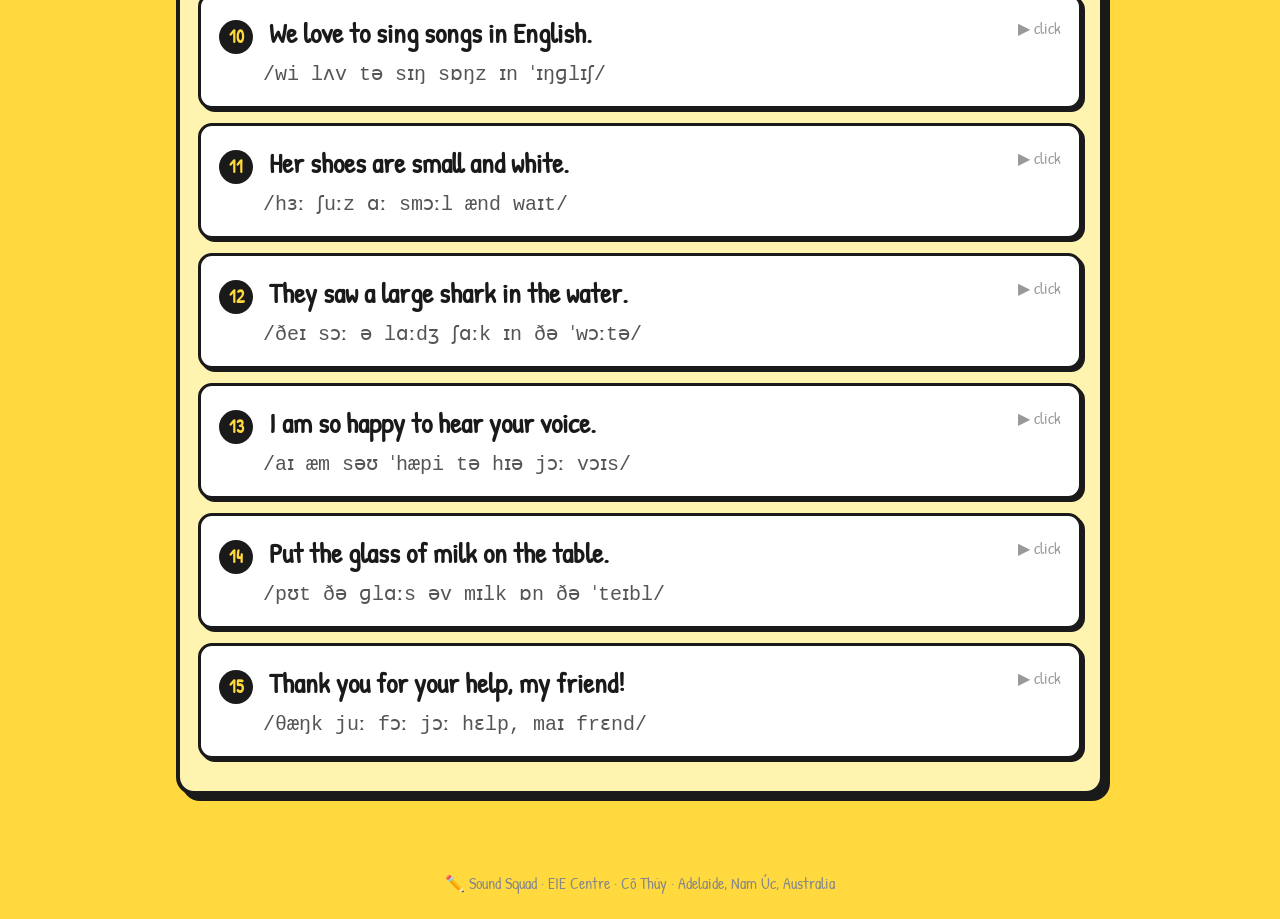
<file: bai_tap_15_cau.html>
<!DOCTYPE html>
<html lang="vi">
<head>
<meta charset="UTF-8">
<meta name="viewport" content="width=device-width, initial-scale=1.0">
<title>🎤 15 Câu Luyện Phát Âm | Sound Squad</title>
<style>
@import url('https://fonts.googleapis.com/css2?family=Patrick+Hand&family=Caveat:wght@400;700&display=swap');
*{box-sizing:border-box;margin:0;padding:0}
body{font-family:'Patrick Hand',cursive;background:#FFD93D;color:#1a1a1a;min-height:100vh;font-size:28px;line-height:1.5}
h1,h2{font-family:'Caveat',cursive}
.hero{background:#1a1a1a;color:#FFD93D;padding:32px 20px;text-align:center;border-bottom:6px dashed #FFD93D}
.hero h1{font-size:clamp(30px,6vw,52px);line-height:1.1}
.hero p{font-size:20px;color:#ccc;margin-top:8px}
.container{max-width:960px;margin:0 auto;padding:24px 16px}
.section{background:#FFF3B0;border:4px solid #1a1a1a;border-radius:18px;margin-bottom:28px;overflow:hidden;box-shadow:6px 6px 0 #1a1a1a}
.sec-head{background:#1a1a1a;color:#FFD93D;padding:14px 20px;font-size:28px;font-weight:700;font-family:'Caveat',cursive}
.sec-body{padding:18px}
.drill{background:#fff;border:3px solid #1a1a1a;border-radius:14px;padding:16px 18px;margin-bottom:14px;cursor:pointer;box-shadow:3px 3px 0 #1a1a1a;transition:all .15s}
.drill:hover{transform:translate(-2px,-2px);box-shadow:5px 5px 0 #1a1a1a;background:#fffde7}
.drill:active{transform:translate(0,0);box-shadow:2px 2px 0 #1a1a1a}
.num{display:inline-block;background:#1a1a1a;color:#FFD93D;width:34px;height:34px;border-radius:50%;text-align:center;line-height:34px;font-size:18px;font-weight:900;margin-right:10px;vertical-align:middle}
.en{font-size:28px;font-weight:700}
.ipa{font-family:'Courier New',monospace;font-size:20px;color:#555;margin-top:6px;padding-left:44px;display:block}
.play-hint{font-size:16px;color:#999;float:right;margin-top:4px}
.footer{text-align:center;padding:24px 16px;font-size:16px;color:#888}
@media(max-width:600px){body{font-size:24px}.en{font-size:24px}.ipa{font-size:17px}.num{width:28px;height:28px;line-height:28px;font-size:15px}}
</style>
</head>
<body>

<div class="hero">
  <h1>🎤 15 CÂU LUYỆN PHÁT ÂM</h1>
  <p>Sound Squad · EIE Centre · Cô Thủy · Adelaide, Nam Úc, Australia</p>
</div>

<div class="container">

<!-- PART 1 -->
<div class="section">
  <div class="sec-head">📖 Phần 1 — Câu 1–8 (Click để nghe)</div>
  <div class="sec-body">

    <div class="drill" onclick="sp('Hello! This is a thin book for you.')">
      <span class="play-hint">▶ click</span>
      <span class="num">1</span>
      <span class="en">Hello! This is a thin book for you.</span>
      <span class="ipa">/həˈləʊ! ðɪs ɪz ə θɪn bʊk fɔː juː/</span>
    </div>

    <div class="drill" onclick="sp('She thinks about the blue ocean.')">
      <span class="play-hint">▶ click</span>
      <span class="num">2</span>
      <span class="en">She thinks about the blue ocean.</span>
      <span class="ipa">/ʃiː θɪŋks əˈbaʊt ðə bluː ˈəʊʃən/</span>
    </div>

    <div class="drill" onclick="sp('The red cat sat on a black mat.')">
      <span class="play-hint">▶ click</span>
      <span class="num">3</span>
      <span class="en">The red cat sat on a black mat.</span>
      <span class="ipa">/ðə rɛd kæt sæt ɒn ə blæk mæt/</span>
    </div>

    <div class="drill" onclick="sp('My father works in a big church.')">
      <span class="play-hint">▶ click</span>
      <span class="num">4</span>
      <span class="en">My father works in a big church.</span>
      <span class="ipa">/maɪ ˈfɑːðə wɜːks ɪn ə bɪɡ tʃɜːtʃ/</span>
    </div>

    <div class="drill" onclick="sp('Every Thursday, I drink orange juice.')">
      <span class="play-hint">▶ click</span>
      <span class="num">5</span>
      <span class="en">Every Thursday, I drink orange juice.</span>
      <span class="ipa">/ˈɛvri ˈθɜːzdeɪ, aɪ drɪŋk ˈɒrɪndʒ dʒuːs/</span>
    </div>

    <div class="drill" onclick="sp('There are thirty-three birds in the tree.')">
      <span class="play-hint">▶ click</span>
      <span class="num">6</span>
      <span class="en">There are thirty-three birds in the tree.</span>
      <span class="ipa">/ðeə rɑː ˈθɜːti θriː bɜːdz ɪn ðə triː/</span>
    </div>

    <div class="drill" onclick="sp('Please watch the children on the beach.')">
      <span class="play-hint">▶ click</span>
      <span class="num">7</span>
      <span class="en">Please watch the children on the beach.</span>
      <span class="ipa">/pliːz wɒtʃ ðə ˈtʃɪldrən ɒn ðə biːtʃ/</span>
    </div>

    <div class="drill" onclick="sp('It is very hot and sunny today.')">
      <span class="play-hint">▶ click</span>
      <span class="num">8</span>
      <span class="en">It is very hot and sunny today.</span>
      <span class="ipa">/ɪt ɪz ˈvɛri hɒt ænd ˈsʌni təˈdeɪ/</span>
    </div>

  </div>
</div>

<!-- PART 2 -->
<div class="section">
  <div class="sec-head">🚀 Phần 2 — Câu 9–15 (Click để nghe)</div>
  <div class="sec-body">

    <div class="drill" onclick="sp('He usually goes to the zoo at noon.')">
      <span class="play-hint">▶ click</span>
      <span class="num">9</span>
      <span class="en">He usually goes to the zoo at noon.</span>
      <span class="ipa">/hi ˈjuːʒuəli ɡəʊz tə ðə zuː æt nuːn/</span>
    </div>

    <div class="drill" onclick="sp('We love to sing songs in English.')">
      <span class="play-hint">▶ click</span>
      <span class="num">10</span>
      <span class="en">We love to sing songs in English.</span>
      <span class="ipa">/wi lʌv tə sɪŋ sɒŋz ɪn ˈɪŋɡlɪʃ/</span>
    </div>

    <div class="drill" onclick="sp('Her shoes are small and white.')">
      <span class="play-hint">▶ click</span>
      <span class="num">11</span>
      <span class="en">Her shoes are small and white.</span>
      <span class="ipa">/hɜː ʃuːz ɑː smɔːl ænd waɪt/</span>
    </div>

    <div class="drill" onclick="sp('They saw a large shark in the water.')">
      <span class="play-hint">▶ click</span>
      <span class="num">12</span>
      <span class="en">They saw a large shark in the water.</span>
      <span class="ipa">/ðeɪ sɔː ə lɑːdʒ ʃɑːk ɪn ðə ˈwɔːtə/</span>
    </div>

    <div class="drill" onclick="sp('I am so happy to hear your voice.')">
      <span class="play-hint">▶ click</span>
      <span class="num">13</span>
      <span class="en">I am so happy to hear your voice.</span>
      <span class="ipa">/aɪ æm səʊ ˈhæpi tə hɪə jɔː vɔɪs/</span>
    </div>

    <div class="drill" onclick="sp('Put the glass of milk on the table.')">
      <span class="play-hint">▶ click</span>
      <span class="num">14</span>
      <span class="en">Put the glass of milk on the table.</span>
      <span class="ipa">/pʊt ðə ɡlɑːs əv mɪlk ɒn ðə ˈteɪbl/</span>
    </div>

    <div class="drill" onclick="sp('Thank you for your help, my friend!')">
      <span class="play-hint">▶ click</span>
      <span class="num">15</span>
      <span class="en">Thank you for your help, my friend!</span>
      <span class="ipa">/θæŋk juː fɔː jɔː hɛlp, maɪ frɛnd/</span>
    </div>

  </div>
</div>

</div>

<div class="footer">✏️ Sound Squad · EIE Centre · Cô Thủy · Adelaide, Nam Úc, Australia</div>

<script>
function sp(t,r){
  if(!window.speechSynthesis)return;
  window.speechSynthesis.cancel();
  setTimeout(()=>{
    const u=new SpeechSynthesisUtterance(t);
    u.lang='en-GB';u.rate=r||0.7;u.pitch=1;
    const vs=window.speechSynthesis.getVoices();
    const v=vs.find(v=>v.lang==='en-GB')||vs.find(v=>v.lang.startsWith('en'));
    if(v)u.voice=v;
    window.speechSynthesis.speak(u);
  },100);
}
if(window.speechSynthesis){window.speechSynthesis.getVoices();window.speechSynthesis.onvoiceschanged=()=>window.speechSynthesis.getVoices();}
</script>
</body>
</html>
</file>
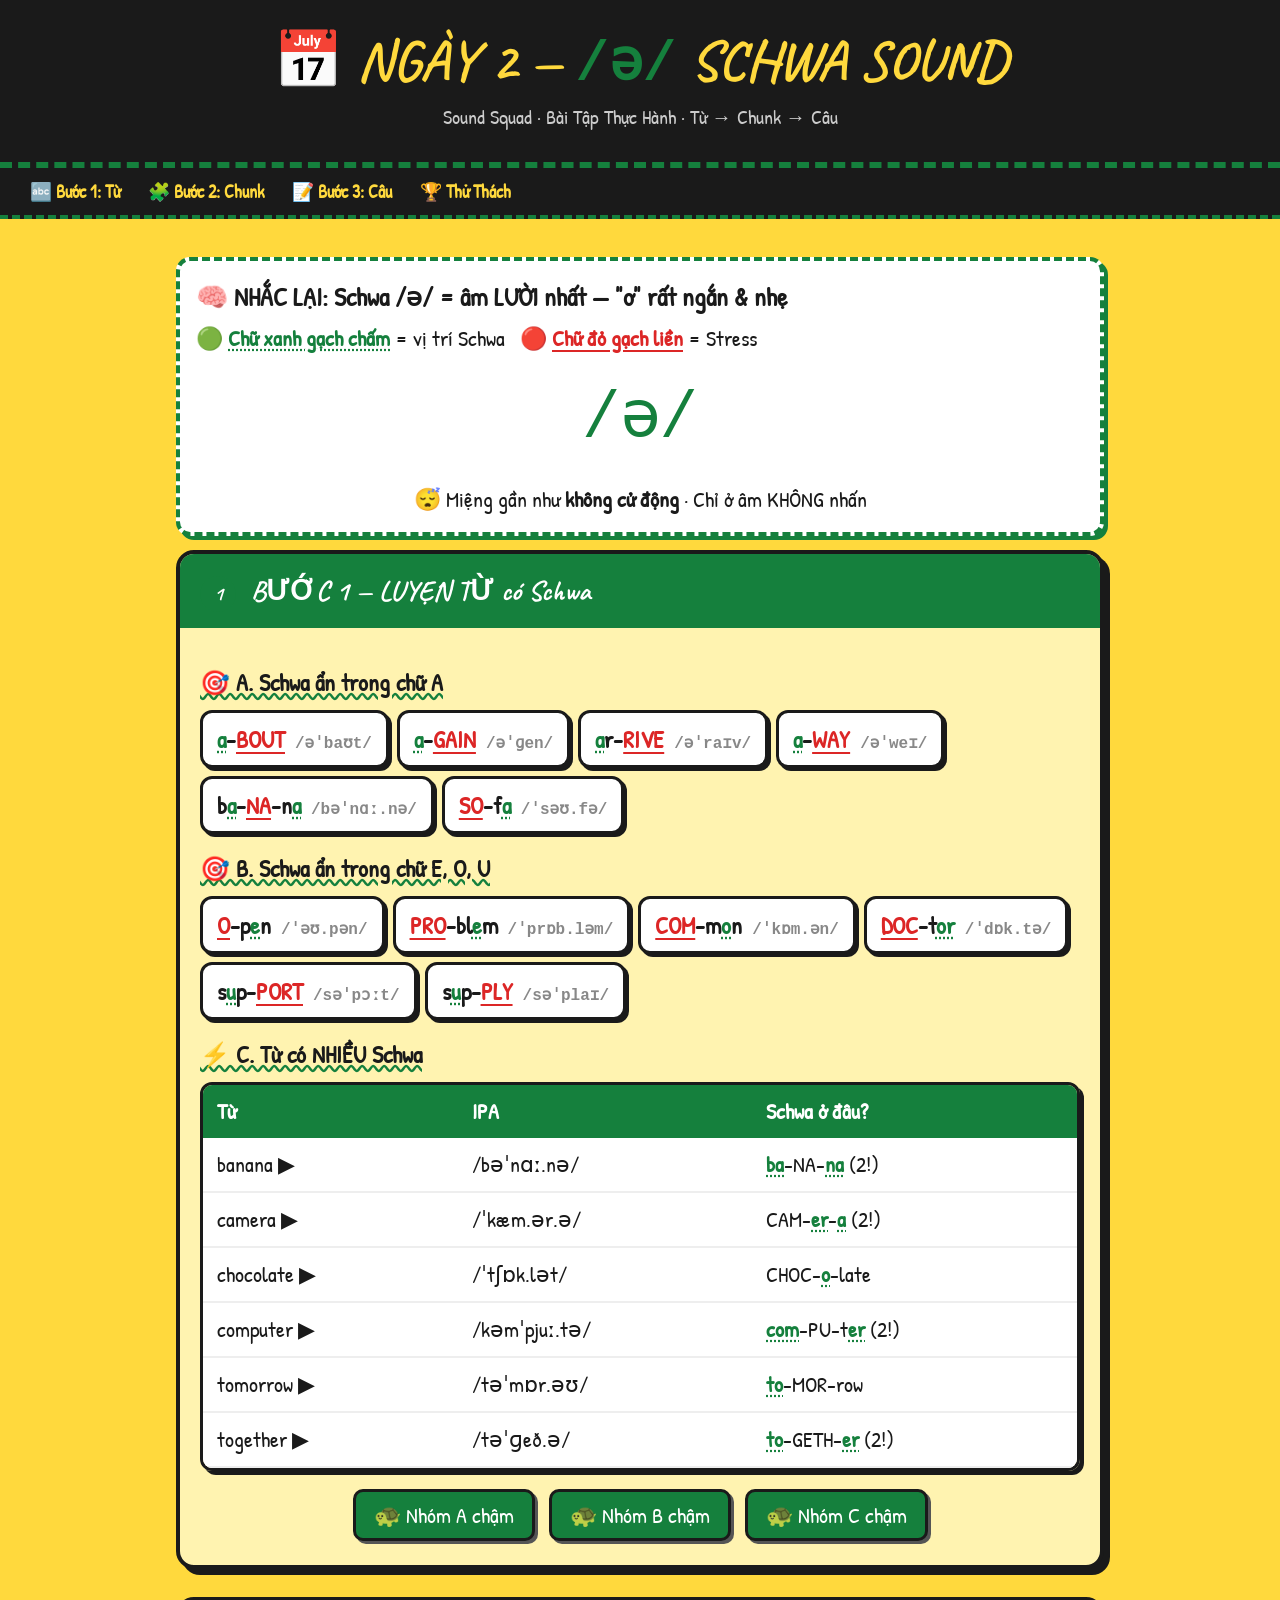
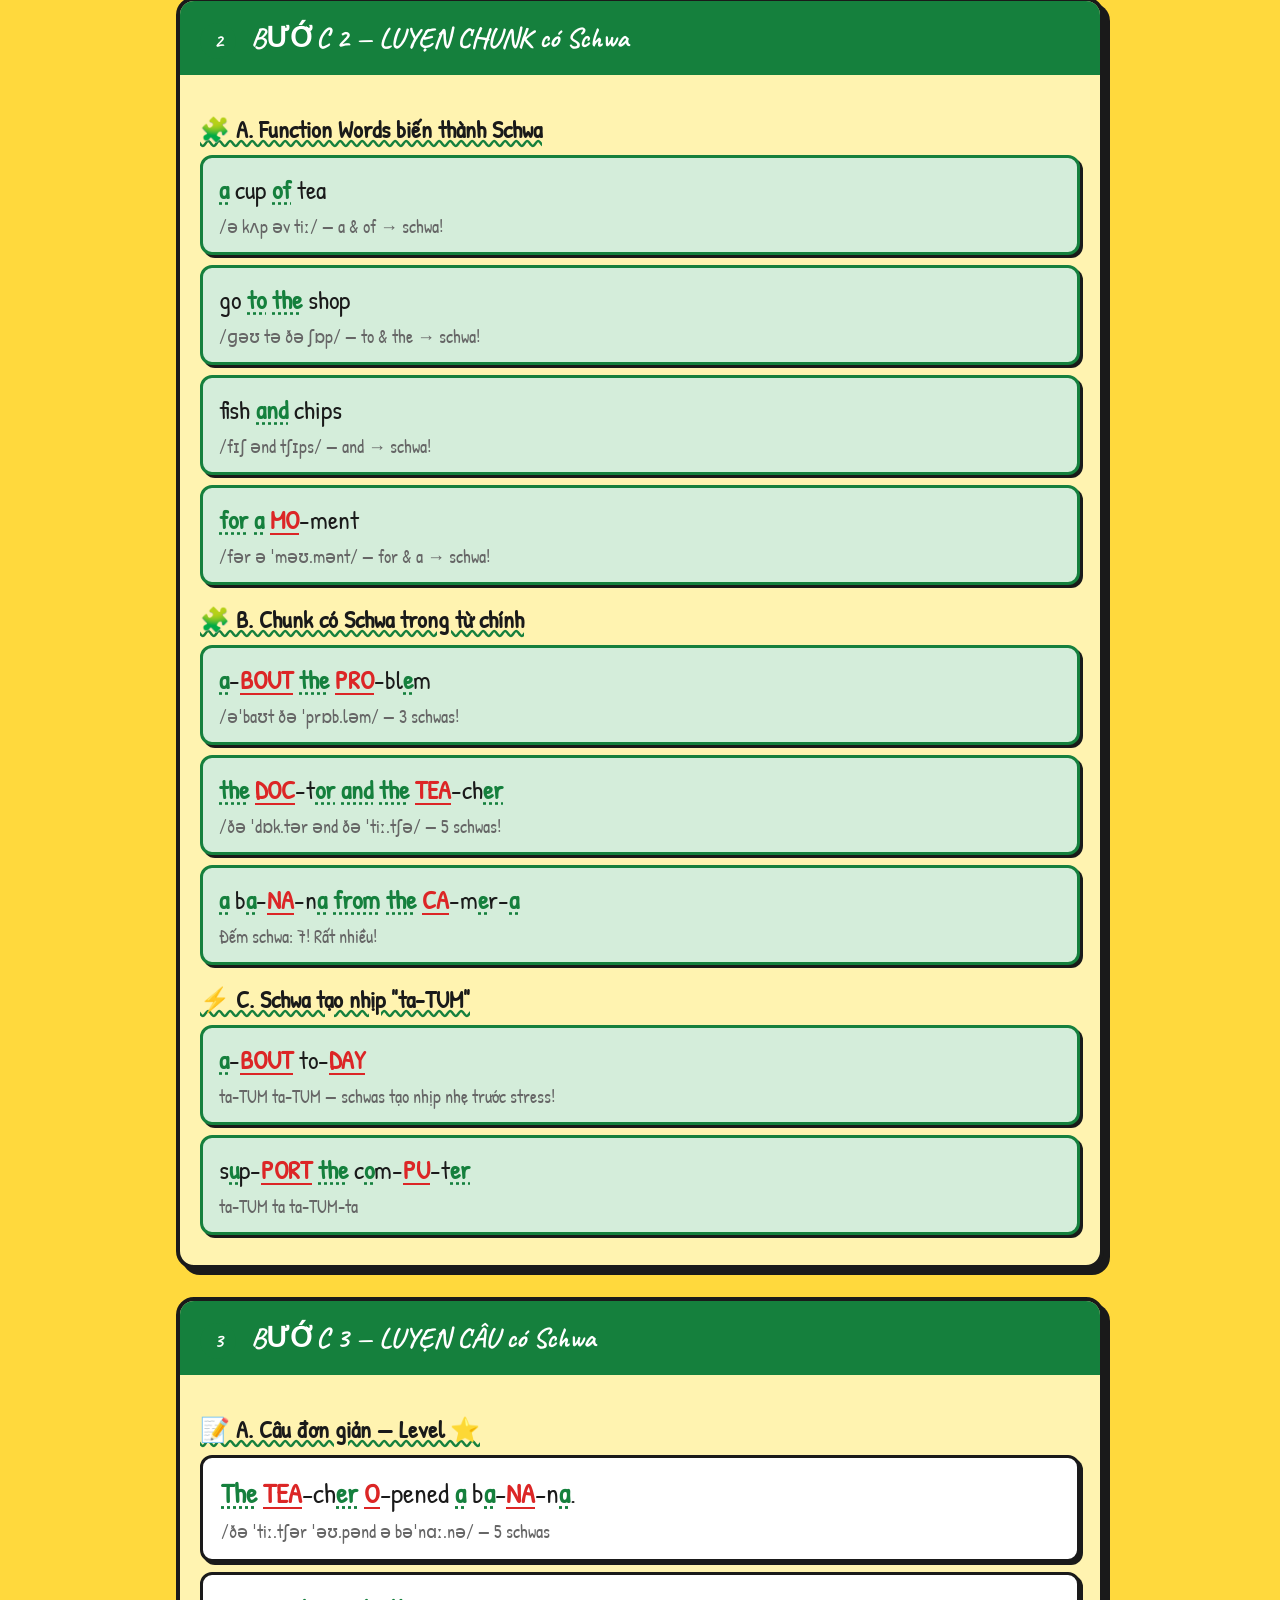
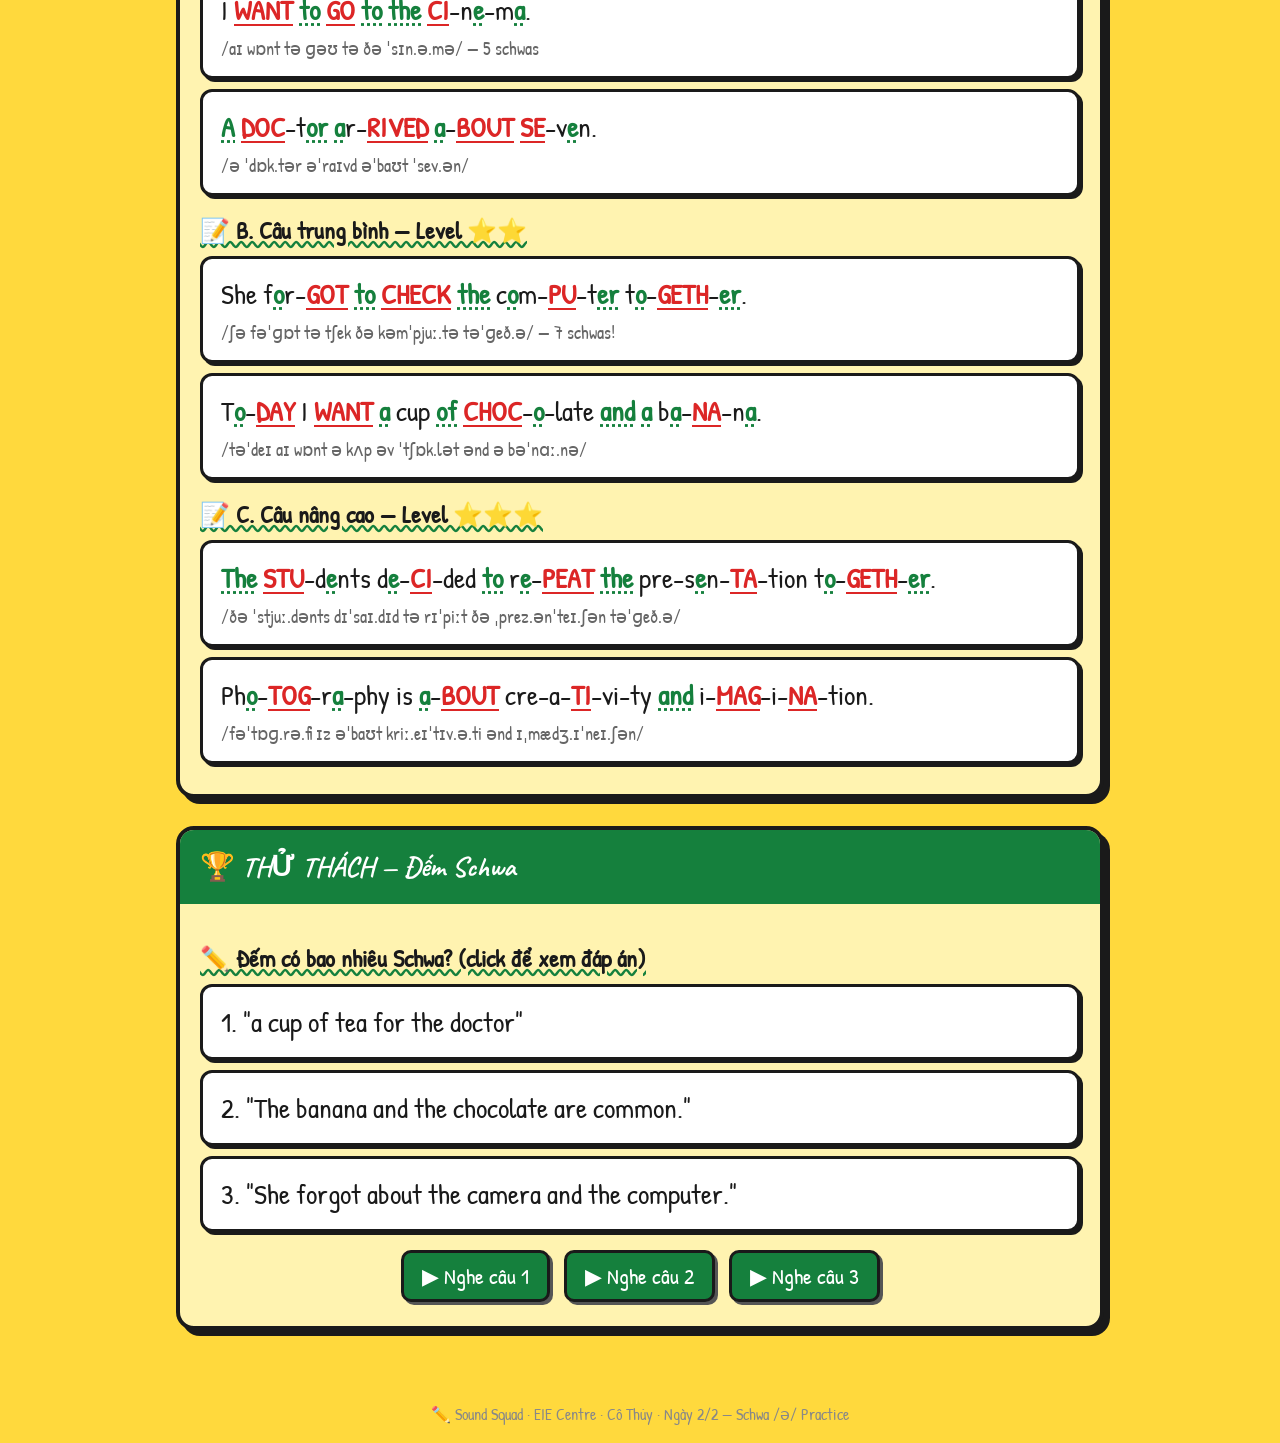
<file: bai_tap_schwa_ngay2.html>
<!DOCTYPE html>
<html lang="vi">
<head>
<meta charset="UTF-8">
<meta name="viewport" content="width=device-width, initial-scale=1.0">
<title>Ngày 2: Schwa /ə/ Practice | Sound Squad</title>
<style>
@import url('https://fonts.googleapis.com/css2?family=Patrick+Hand&family=Caveat:wght@700&display=swap');
*{box-sizing:border-box;margin:0;padding:0}
body{font-family:'Patrick Hand',cursive;background:#FFD93D;color:#1a1a1a;font-size:28px;line-height:1.5}
h1,h2,h3{font-family:'Caveat',cursive}
.hero{background:#1a1a1a;color:#FFD93D;padding:30px 24px;text-align:center;border-bottom:6px dashed #15803d}
.hero h1{font-size:clamp(32px,6vw,56px);line-height:1.1}
.hero .schwa-big{color:#15803d;font-family:monospace}
.hero p{font-size:20px;color:#ccc;margin-top:6px}
.nav{background:#1a1a1a;padding:0 16px;display:flex;gap:0;overflow-x:auto;position:sticky;top:0;z-index:100;border-bottom:4px dashed #15803d}
.nav a{color:#FFD93D;text-decoration:none;padding:10px 14px;font-size:18px;font-weight:700;white-space:nowrap;font-family:'Patrick Hand',cursive}
.nav a:hover{color:#15803d}
.container{max-width:960px;margin:0 auto;padding:24px 16px}
.section{background:#FFF3B0;border:4px solid #1a1a1a;border-radius:18px;margin-bottom:28px;overflow:hidden;box-shadow:6px 6px 0 #1a1a1a}
.sec-head{background:#15803d;color:#fff;padding:16px 20px;font-size:28px;font-weight:700;font-family:'Caveat',cursive}
.sec-body{padding:20px}
.label{font-size:24px;font-weight:700;margin:16px 0 8px;text-decoration:underline wavy #15803d}
.chips{display:flex;flex-wrap:wrap;gap:8px;margin:10px 0}
.chip{background:#fff;border:3px solid #1a1a1a;border-radius:12px;padding:8px 14px;font-size:24px;font-weight:700;cursor:pointer;box-shadow:3px 3px 0 #1a1a1a;transition:all .15s}
.chip:hover{background:#15803d;color:#fff;transform:translate(-2px,-2px)}
.chip .ipa{font-size:16px;color:#888;margin-left:4px;font-family:monospace}
.chip:hover .ipa{color:#ddd}
.drill{background:#fff;border:3px solid #1a1a1a;border-radius:12px;padding:14px 18px;margin-bottom:10px;cursor:pointer;box-shadow:3px 3px 0 #1a1a1a;transition:all .15s}
.drill:hover{transform:translate(-2px,-2px);box-shadow:5px 5px 0 #555}
.schwa{color:#15803d;font-weight:900;text-decoration:underline dotted;text-underline-offset:4px}
.stress{color:#dc2626;font-weight:900;text-decoration:underline;text-underline-offset:4px}
.note{font-size:18px;color:#666;margin-top:4px}
.box{background:#fff;border:4px dashed #15803d;border-radius:14px;padding:16px;margin:14px 0;box-shadow:4px 4px 0 #15803d}
.rule{font-size:26px;margin-bottom:6px;font-weight:700}
.btn{display:inline-flex;align-items:center;gap:6px;background:#15803d;color:#fff;border:3px solid #1a1a1a;border-radius:10px;padding:8px 18px;font-family:'Patrick Hand',cursive;font-size:22px;cursor:pointer;box-shadow:3px 3px 0 #555;transition:all .15s;margin:4px}
.btn:hover{background:#0f5c2b;transform:translate(-1px,-1px)}
.step-num{display:inline-block;background:#15803d;color:#fff;width:36px;height:36px;border-radius:50%;text-align:center;line-height:36px;font-size:20px;font-weight:900;margin-right:8px}
.chunk-box{background:#d4edda;border:3px solid #15803d;border-radius:12px;padding:12px 16px;margin-bottom:10px;cursor:pointer;box-shadow:3px 3px 0 #1a1a1a;transition:all .15s;font-size:26px}
.chunk-box:hover{transform:translate(-2px,-2px)}
.big-ipa{font-size:64px;text-align:center;padding:16px;font-family:monospace;color:#15803d}
.footer{text-align:center;padding:20px;font-size:16px;color:#888}
table{width:100%;border-collapse:separate;border-spacing:0;border:3px solid #1a1a1a;border-radius:12px;overflow:hidden;font-size:22px;box-shadow:4px 4px 0 #1a1a1a;margin:10px 0}
th{background:#15803d;color:#fff;padding:10px 14px;text-align:left}
td{padding:10px 14px;background:#fff;border-bottom:2px solid #eee;cursor:pointer}
td:hover{background:#d4edda}
@media(max-width:600px){body{font-size:22px}}
</style>
</head>
<body>

<div class="hero">
  <h1>📅 NGÀY 2 — <span class="schwa-big">/ə/</span> SCHWA SOUND</h1>
  <p>Sound Squad · Bài Tập Thực Hành · Từ → Chunk → Câu</p>
</div>

<nav class="nav">
  <a href="#s1">🔤 Bước 1: Từ</a>
  <a href="#s2">🧩 Bước 2: Chunk</a>
  <a href="#s3">📝 Bước 3: Câu</a>
  <a href="#s4">🏆 Thử Thách</a>
</nav>

<div class="container">

<div class="box">
  <div class="rule">🧠 NHẮC LẠI: Schwa /ə/ = âm LƯỜI nhất — "ơ" rất ngắn & nhẹ</div>
  <div style="font-size:22px">🟢 <span class="schwa">Chữ xanh gạch chấm</span> = vị trí Schwa &nbsp; 🔴 <span class="stress">Chữ đỏ gạch liền</span> = Stress</div>
  <div class="big-ipa">/ə/</div>
  <div style="font-size:22px;text-align:center">😴 Miệng gần như <strong>không cử động</strong> · Chỉ ở âm KHÔNG nhấn</div>
</div>

<!-- ═══ BƯỚC 1: TỪ ═══ -->
<div class="section" id="s1">
  <div class="sec-head"><span class="step-num">1</span> BƯỚC 1 — LUYỆN TỪ có Schwa</div>
  <div class="sec-body">

    <div class="label">🎯 A. Schwa ẩn trong chữ A</div>
    <div class="chips">
      <span class="chip" onclick="sp('about')"><span class="schwa">a</span>-<span class="stress">BOUT</span> <span class="ipa">/əˈbaʊt/</span></span>
      <span class="chip" onclick="sp('again')"><span class="schwa">a</span>-<span class="stress">GAIN</span> <span class="ipa">/əˈɡen/</span></span>
      <span class="chip" onclick="sp('arrive')"><span class="schwa">a</span>r-<span class="stress">RIVE</span> <span class="ipa">/əˈraɪv/</span></span>
      <span class="chip" onclick="sp('away')"><span class="schwa">a</span>-<span class="stress">WAY</span> <span class="ipa">/əˈweɪ/</span></span>
      <span class="chip" onclick="sp('banana')">b<span class="schwa">a</span>-<span class="stress">NA</span>-n<span class="schwa">a</span> <span class="ipa">/bəˈnɑː.nə/</span></span>
      <span class="chip" onclick="sp('sofa')"><span class="stress">SO</span>-f<span class="schwa">a</span> <span class="ipa">/ˈsəʊ.fə/</span></span>
    </div>

    <div class="label">🎯 B. Schwa ẩn trong chữ E, O, U</div>
    <div class="chips">
      <span class="chip" onclick="sp('open')"><span class="stress">O</span>-p<span class="schwa">e</span>n <span class="ipa">/ˈəʊ.pən/</span></span>
      <span class="chip" onclick="sp('problem')"><span class="stress">PRO</span>-bl<span class="schwa">e</span>m <span class="ipa">/ˈprɒb.ləm/</span></span>
      <span class="chip" onclick="sp('common')"><span class="stress">COM</span>-m<span class="schwa">o</span>n <span class="ipa">/ˈkɒm.ən/</span></span>
      <span class="chip" onclick="sp('doctor')"><span class="stress">DOC</span>-t<span class="schwa">or</span> <span class="ipa">/ˈdɒk.tə/</span></span>
      <span class="chip" onclick="sp('support')">s<span class="schwa">u</span>p-<span class="stress">PORT</span> <span class="ipa">/səˈpɔːt/</span></span>
      <span class="chip" onclick="sp('supply')">s<span class="schwa">u</span>p-<span class="stress">PLY</span> <span class="ipa">/səˈplaɪ/</span></span>
    </div>

    <div class="label">⚡ C. Từ có NHIỀU Schwa</div>
    <table>
      <tr><th>Từ</th><th>IPA</th><th>Schwa ở đâu?</th></tr>
      <tr><td onclick="sp('banana')">banana ▶</td><td>/bəˈnɑː.nə/</td><td><span class="schwa">ba</span>-NA-<span class="schwa">na</span> (2!)</td></tr>
      <tr><td onclick="sp('camera')">camera ▶</td><td>/ˈkæm.ər.ə/</td><td>CAM-<span class="schwa">er</span>-<span class="schwa">a</span> (2!)</td></tr>
      <tr><td onclick="sp('chocolate')">chocolate ▶</td><td>/ˈtʃɒk.lət/</td><td>CHOC-<span class="schwa">o</span>-late</td></tr>
      <tr><td onclick="sp('computer')">computer ▶</td><td>/kəmˈpjuː.tə/</td><td><span class="schwa">com</span>-PU-t<span class="schwa">er</span> (2!)</td></tr>
      <tr><td onclick="sp('tomorrow')">tomorrow ▶</td><td>/təˈmɒr.əʊ/</td><td><span class="schwa">to</span>-MOR-row</td></tr>
      <tr><td onclick="sp('together')">together ▶</td><td>/təˈɡeð.ə/</td><td><span class="schwa">to</span>-GETH-<span class="schwa">er</span> (2!)</td></tr>
    </table>

    <div style="text-align:center;margin-top:14px">
      <button class="btn" onclick="sp('about again arrive away banana sofa',0.4)">🐢 Nhóm A chậm</button>
      <button class="btn" onclick="sp('open problem common doctor support supply',0.4)">🐢 Nhóm B chậm</button>
      <button class="btn" onclick="sp('banana camera chocolate computer tomorrow together',0.4)">🐢 Nhóm C chậm</button>
    </div>

  </div>
</div>

<!-- ═══ BƯỚC 2: CHUNK ═══ -->
<div class="section" id="s2">
  <div class="sec-head"><span class="step-num">2</span> BƯỚC 2 — LUYỆN CHUNK có Schwa</div>
  <div class="sec-body">

    <div class="label">🧩 A. Function Words biến thành Schwa</div>
    <div class="chunk-box" onclick="sp('a cup of tea',0.4)">
      <span class="schwa">a</span> cup <span class="schwa">of</span> tea
      <div class="note">/ə kʌp əv tiː/ — a & of → schwa!</div>
    </div>
    <div class="chunk-box" onclick="sp('go to the shop',0.4)">
      go <span class="schwa">to</span> <span class="schwa">the</span> shop
      <div class="note">/ɡəʊ tə ðə ʃɒp/ — to & the → schwa!</div>
    </div>
    <div class="chunk-box" onclick="sp('fish and chips',0.4)">
      fish <span class="schwa">and</span> chips
      <div class="note">/fɪʃ ənd tʃɪps/ — and → schwa!</div>
    </div>
    <div class="chunk-box" onclick="sp('for a moment',0.4)">
      <span class="schwa">for</span> <span class="schwa">a</span> <span class="stress">MO</span>-ment
      <div class="note">/fər ə ˈməʊ.mənt/ — for & a → schwa!</div>
    </div>

    <div class="label">🧩 B. Chunk có Schwa trong từ chính</div>
    <div class="chunk-box" onclick="sp('about the problem',0.4)">
      <span class="schwa">a</span>-<span class="stress">BOUT</span> <span class="schwa">the</span> <span class="stress">PRO</span>-bl<span class="schwa">e</span>m
      <div class="note">/əˈbaʊt ðə ˈprɒb.ləm/ — 3 schwas!</div>
    </div>
    <div class="chunk-box" onclick="sp('the doctor and the teacher',0.4)">
      <span class="schwa">the</span> <span class="stress">DOC</span>-t<span class="schwa">or</span> <span class="schwa">and</span> <span class="schwa">the</span> <span class="stress">TEA</span>-ch<span class="schwa">er</span>
      <div class="note">/ðə ˈdɒk.tər ənd ðə ˈtiː.tʃə/ — 5 schwas!</div>
    </div>
    <div class="chunk-box" onclick="sp('a banana from the camera',0.4)">
      <span class="schwa">a</span> b<span class="schwa">a</span>-<span class="stress">NA</span>-n<span class="schwa">a</span> <span class="schwa">from</span> <span class="schwa">the</span> <span class="stress">CA</span>-m<span class="schwa">e</span>r-<span class="schwa">a</span>
      <div class="note">Đếm schwa: 7! Rất nhiều!</div>
    </div>

    <div class="label">⚡ C. Schwa tạo nhịp "ta-TUM"</div>
    <div class="chunk-box" onclick="sp('about today',0.4)">
      <span class="schwa">a</span>-<span class="stress">BOUT</span> to-<span class="stress">DAY</span>
      <div class="note">ta-TUM ta-TUM — schwas tạo nhịp nhẹ trước stress!</div>
    </div>
    <div class="chunk-box" onclick="sp('support the computer',0.4)">
      s<span class="schwa">u</span>p-<span class="stress">PORT</span> <span class="schwa">the</span> c<span class="schwa">o</span>m-<span class="stress">PU</span>-t<span class="schwa">er</span>
      <div class="note">ta-TUM ta ta-TUM-ta</div>
    </div>

  </div>
</div>

<!-- ═══ BƯỚC 3: CÂU ═══ -->
<div class="section" id="s3">
  <div class="sec-head"><span class="step-num">3</span> BƯỚC 3 — LUYỆN CÂU có Schwa</div>
  <div class="sec-body">

    <div class="label">📝 A. Câu đơn giản — Level ⭐</div>
    <div class="drill" onclick="sp('The teacher opened a banana.',0.4)">
      <span class="schwa">The</span> <span class="stress">TEA</span>-ch<span class="schwa">er</span> <span class="stress">O</span>-pened <span class="schwa">a</span> b<span class="schwa">a</span>-<span class="stress">NA</span>-n<span class="schwa">a</span>.
      <div class="note">/ðə ˈtiː.tʃər ˈəʊ.pənd ə bəˈnɑː.nə/ — 5 schwas</div>
    </div>
    <div class="drill" onclick="sp('I want to go to the cinema.',0.4)">
      I <span class="stress">WANT</span> <span class="schwa">to</span> <span class="stress">GO</span> <span class="schwa">to</span> <span class="schwa">the</span> <span class="stress">CI</span>-n<span class="schwa">e</span>-m<span class="schwa">a</span>.
      <div class="note">/aɪ wɒnt tə ɡəʊ tə ðə ˈsɪn.ə.mə/ — 5 schwas</div>
    </div>
    <div class="drill" onclick="sp('A doctor arrived about seven.',0.4)">
      <span class="schwa">A</span> <span class="stress">DOC</span>-t<span class="schwa">or</span> <span class="schwa">a</span>r-<span class="stress">RIVED</span> <span class="schwa">a</span>-<span class="stress">BOUT</span> <span class="stress">SE</span>-v<span class="schwa">e</span>n.
      <div class="note">/ə ˈdɒk.tər əˈraɪvd əˈbaʊt ˈsev.ən/</div>
    </div>

    <div class="label">📝 B. Câu trung bình — Level ⭐⭐</div>
    <div class="drill" onclick="sp('She forgot to check the computer together.',0.4)">
      She f<span class="schwa">o</span>r-<span class="stress">GOT</span> <span class="schwa">to</span> <span class="stress">CHECK</span> <span class="schwa">the</span> c<span class="schwa">o</span>m-<span class="stress">PU</span>-t<span class="schwa">er</span> t<span class="schwa">o</span>-<span class="stress">GETH</span>-<span class="schwa">er</span>.
      <div class="note">/ʃə fəˈɡɒt tə tʃek ðə kəmˈpjuː.tə təˈɡeð.ə/ — 7 schwas!</div>
    </div>
    <div class="drill" onclick="sp('Today I want a cup of chocolate and a banana.',0.4)">
      T<span class="schwa">o</span>-<span class="stress">DAY</span> I <span class="stress">WANT</span> <span class="schwa">a</span> cup <span class="schwa">of</span> <span class="stress">CHOC</span>-<span class="schwa">o</span>-late <span class="schwa">and</span> <span class="schwa">a</span> b<span class="schwa">a</span>-<span class="stress">NA</span>-n<span class="schwa">a</span>.
      <div class="note">/təˈdeɪ aɪ wɒnt ə kʌp əv ˈtʃɒk.lət ənd ə bəˈnɑː.nə/</div>
    </div>

    <div class="label">📝 C. Câu nâng cao — Level ⭐⭐⭐</div>
    <div class="drill" onclick="sp('The students decided to repeat the presentation together.',0.4)">
      <span class="schwa">The</span> <span class="stress">STU</span>-d<span class="schwa">e</span>nts d<span class="schwa">e</span>-<span class="stress">CI</span>-ded <span class="schwa">to</span> r<span class="schwa">e</span>-<span class="stress">PEAT</span> <span class="schwa">the</span> pre-s<span class="schwa">e</span>n-<span class="stress">TA</span>-tion t<span class="schwa">o</span>-<span class="stress">GETH</span>-<span class="schwa">er</span>.
      <div class="note">/ðə ˈstjuː.dənts dɪˈsaɪ.dɪd tə rɪˈpiːt ðə ˌprez.ənˈteɪ.ʃən təˈɡeð.ə/</div>
    </div>
    <div class="drill" onclick="sp('Photography is about creativity and imagination.',0.4)">
      Ph<span class="schwa">o</span>-<span class="stress">TOG</span>-r<span class="schwa">a</span>-phy is <span class="schwa">a</span>-<span class="stress">BOUT</span> cre-a-<span class="stress">TI</span>-vi-ty <span class="schwa">and</span> i-<span class="stress">MAG</span>-i-<span class="stress">NA</span>-tion.
      <div class="note">/fəˈtɒɡ.rə.fi ɪz əˈbaʊt kriː.eɪˈtɪv.ə.ti ənd ɪˌmædʒ.ɪˈneɪ.ʃən/</div>
    </div>

  </div>
</div>

<!-- ═══ THỬ THÁCH ═══ -->
<div class="section" id="s4">
  <div class="sec-head">🏆 THỬ THÁCH — Đếm Schwa</div>
  <div class="sec-body">
    <div class="label">✏️ Đếm có bao nhiêu Schwa? (click để xem đáp án)</div>

    <div class="drill" onclick="this.querySelector('.ans').style.display='block'">
      1. "a cup of tea for the doctor"
      <div class="ans" style="display:none;margin-top:8px;padding:10px;background:#d4edda;border-radius:8px">
        ✅ <span class="schwa">a</span> cup <span class="schwa">of</span> tea <span class="schwa">for</span> <span class="schwa">the</span> <span class="stress">DOC</span>-t<span class="schwa">or</span> = <strong>5 schwas</strong><br>
        <span class="note">/ə kʌp əv tiː fə ðə ˈdɒk.tə/</span>
      </div>
    </div>
    <div class="drill" onclick="this.querySelector('.ans').style.display='block'">
      2. "The banana and the chocolate are common."
      <div class="ans" style="display:none;margin-top:8px;padding:10px;background:#d4edda;border-radius:8px">
        ✅ <span class="schwa">The</span> b<span class="schwa">a</span>-NA-n<span class="schwa">a</span> <span class="schwa">and</span> <span class="schwa">the</span> CHOC-<span class="schwa">o</span>-late <span class="schwa">are</span> COM-m<span class="schwa">o</span>n = <strong>8 schwas!</strong>
      </div>
    </div>
    <div class="drill" onclick="this.querySelector('.ans').style.display='block'">
      3. "She forgot about the camera and the computer."
      <div class="ans" style="display:none;margin-top:8px;padding:10px;background:#d4edda;border-radius:8px">
        ✅ She f<span class="schwa">o</span>r-GOT <span class="schwa">a</span>-BOUT <span class="schwa">the</span> CAM-<span class="schwa">er</span>-<span class="schwa">a</span> <span class="schwa">and</span> <span class="schwa">the</span> c<span class="schwa">o</span>m-PU-t<span class="schwa">er</span> = <strong>9 schwas!</strong>
      </div>
    </div>

    <div style="text-align:center;margin-top:14px">
      <button class="btn" onclick="sp('a cup of tea for the doctor',0.4)">▶ Nghe câu 1</button>
      <button class="btn" onclick="sp('The banana and the chocolate are common.',0.4)">▶ Nghe câu 2</button>
      <button class="btn" onclick="sp('She forgot about the camera and the computer.',0.4)">▶ Nghe câu 3</button>
    </div>
  </div>
</div>

</div>
<div class="footer">✏️ Sound Squad · EIE Centre · Cô Thủy · Ngày 2/2 — Schwa /ə/ Practice</div>

<script>
function sp(text,rate){
  if(!window.speechSynthesis){alert('Hãy mở bằng Chrome!');return;}
  window.speechSynthesis.cancel();
  setTimeout(function(){
    const u=new SpeechSynthesisUtterance(text);
    u.lang='en-GB';u.rate=rate||0.1;u.pitch=1;
    const vs=window.speechSynthesis.getVoices();
    const v=vs.find(v=>v.lang==='en-GB')||vs.find(v=>v.lang.startsWith('en'));
    if(v)u.voice=v;
    window.speechSynthesis.speak(u);
  },100);
}
if(window.speechSynthesis){window.speechSynthesis.getVoices();window.speechSynthesis.onvoiceschanged=()=>window.speechSynthesis.getVoices();}
</script>
</body>
</html>
</file>
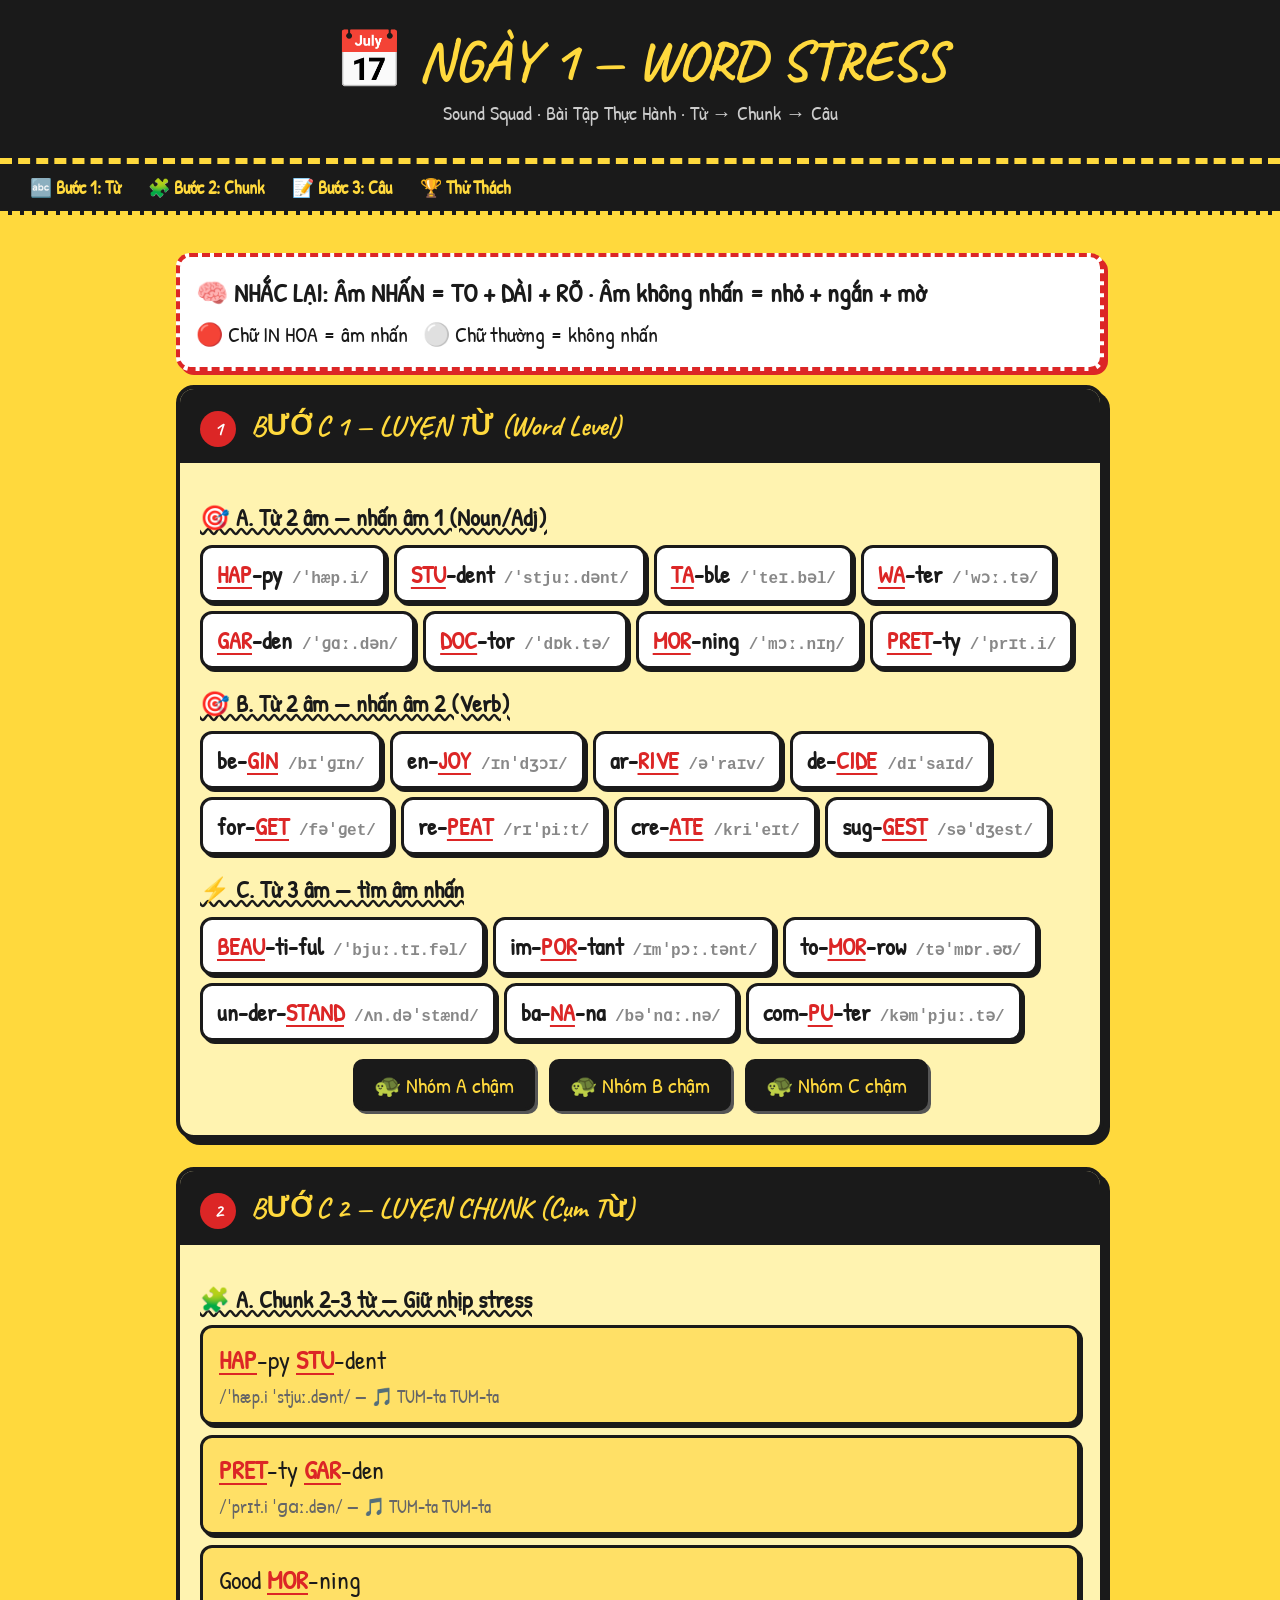
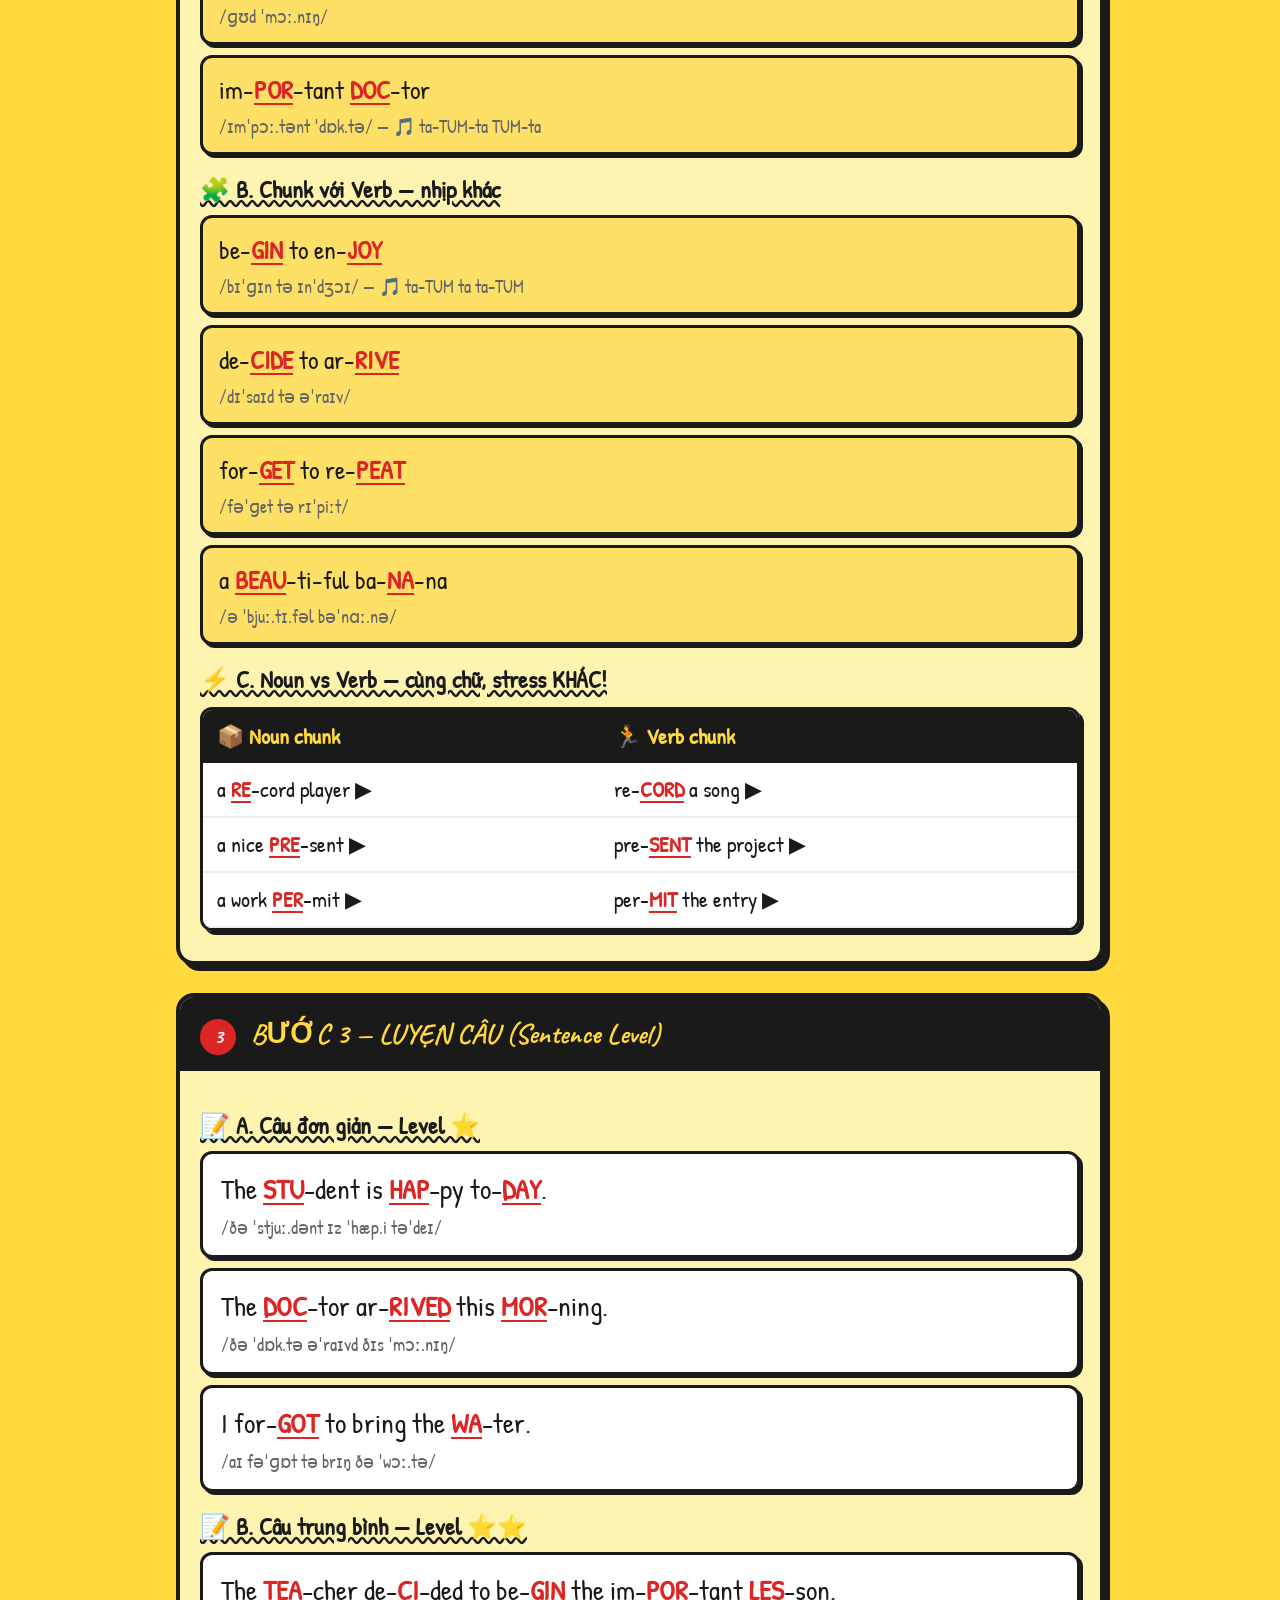
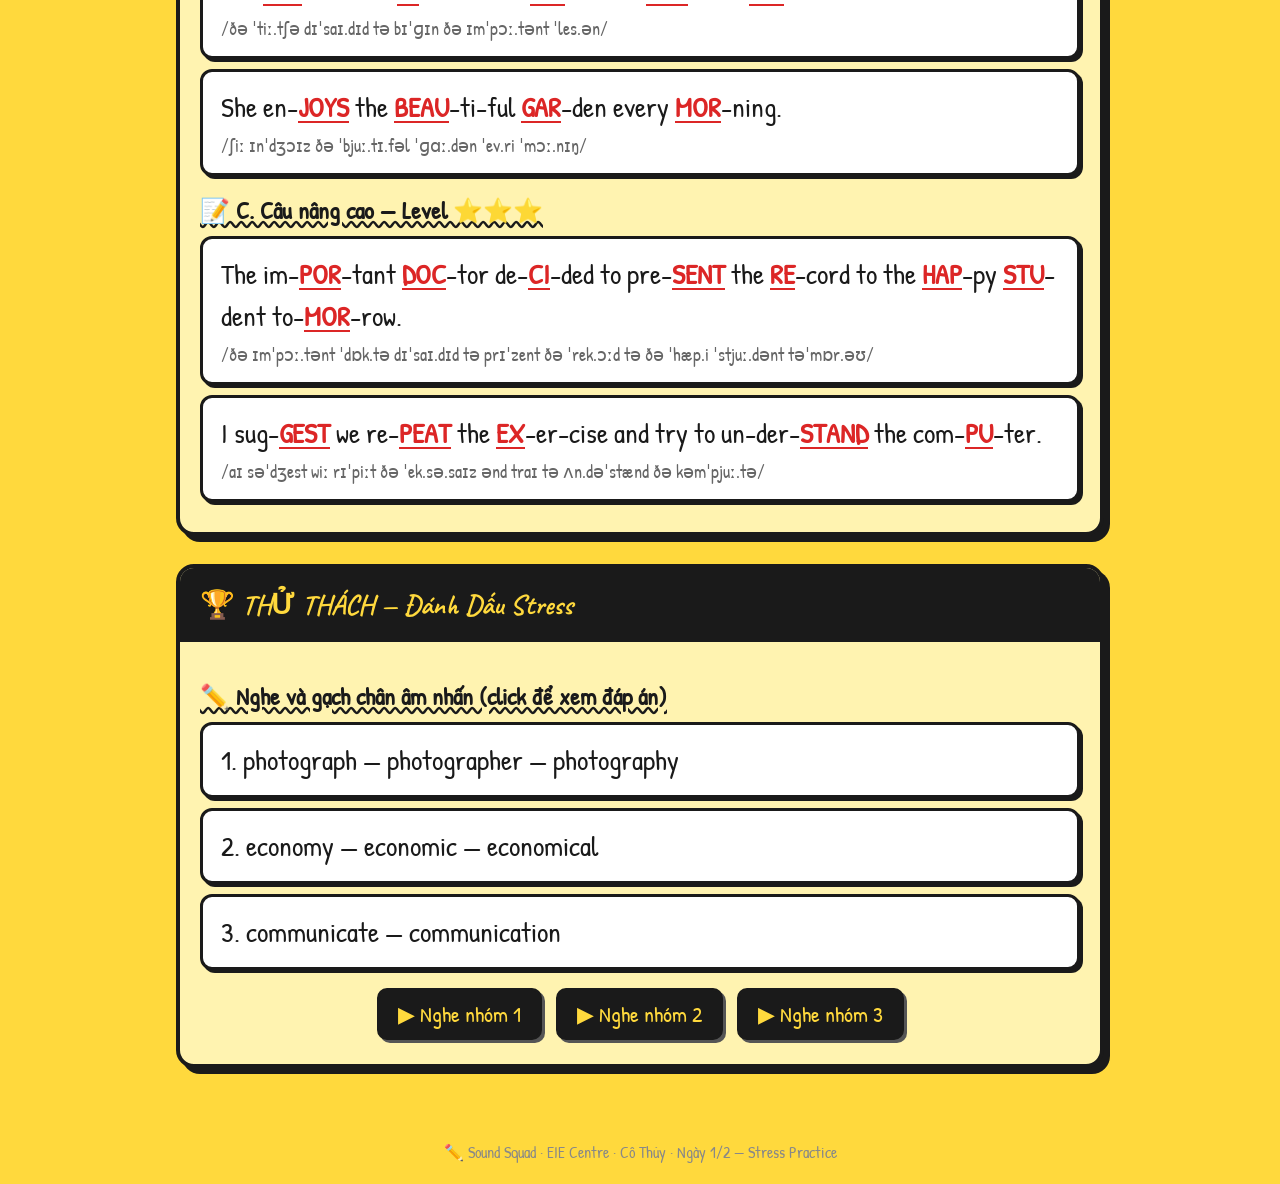
<file: bai_tap_stress_ngay1.html>
<!DOCTYPE html>
<html lang="vi">
<head>
<meta charset="UTF-8">
<meta name="viewport" content="width=device-width, initial-scale=1.0">
<title>Ngày 1: Stress Sound Practice | Sound Squad</title>
<style>
@import url('https://fonts.googleapis.com/css2?family=Patrick+Hand&family=Caveat:wght@700&display=swap');
*{box-sizing:border-box;margin:0;padding:0}
body{font-family:'Patrick Hand',cursive;background:#FFD93D;color:#1a1a1a;font-size:28px;line-height:1.5}
h1,h2,h3{font-family:'Caveat',cursive}
.hero{background:#1a1a1a;color:#FFD93D;padding:30px 24px;text-align:center;border-bottom:6px dashed #FFD93D}
.hero h1{font-size:clamp(32px,6vw,56px);line-height:1.1}
.hero p{font-size:20px;color:#ccc;margin-top:6px}
.nav{background:#1a1a1a;padding:0 16px;display:flex;gap:0;overflow-x:auto;position:sticky;top:0;z-index:100;border-bottom:4px dashed #FFD93D}
.nav a{color:#FFD93D;text-decoration:none;padding:10px 14px;font-size:18px;font-weight:700;white-space:nowrap;font-family:'Patrick Hand',cursive}
.nav a:hover{color:#fff}
.container{max-width:960px;margin:0 auto;padding:24px 16px}
.section{background:#FFF3B0;border:4px solid #1a1a1a;border-radius:18px;margin-bottom:28px;overflow:hidden;box-shadow:6px 6px 0 #1a1a1a}
.sec-head{background:#1a1a1a;color:#FFD93D;padding:16px 20px;font-size:28px;font-weight:700;font-family:'Caveat',cursive}
.sec-body{padding:20px}
.label{font-size:24px;font-weight:700;margin:16px 0 8px;text-decoration:underline wavy}
.chips{display:flex;flex-wrap:wrap;gap:8px;margin:10px 0}
.chip{background:#fff;border:3px solid #1a1a1a;border-radius:12px;padding:8px 14px;font-size:24px;font-weight:700;cursor:pointer;box-shadow:3px 3px 0 #1a1a1a;transition:all .15s}
.chip:hover{background:#1a1a1a;color:#FFD93D;transform:translate(-2px,-2px)}
.chip .ipa{font-size:16px;color:#888;margin-left:4px;font-family:monospace}
.chip:hover .ipa{color:#ccc}
.drill{background:#fff;border:3px solid #1a1a1a;border-radius:12px;padding:14px 18px;margin-bottom:10px;cursor:pointer;box-shadow:3px 3px 0 #1a1a1a;transition:all .15s}
.drill:hover{transform:translate(-2px,-2px);box-shadow:5px 5px 0 #555}
.stress{color:#dc2626;font-weight:900;text-decoration:underline;text-underline-offset:4px}
.note{font-size:18px;color:#666;margin-top:4px}
.box{background:#fff;border:4px dashed #dc2626;border-radius:14px;padding:16px;margin:14px 0;box-shadow:4px 4px 0 #dc2626}
.rule{font-size:26px;margin-bottom:6px;font-weight:700}
.btn{display:inline-flex;align-items:center;gap:6px;background:#1a1a1a;color:#FFD93D;border:3px solid #1a1a1a;border-radius:10px;padding:8px 18px;font-family:'Patrick Hand',cursive;font-size:22px;cursor:pointer;box-shadow:3px 3px 0 #555;transition:all .15s;margin:4px}
.btn:hover{background:#333;transform:translate(-1px,-1px)}
.step-num{display:inline-block;background:#dc2626;color:#fff;width:36px;height:36px;border-radius:50%;text-align:center;line-height:36px;font-size:20px;font-weight:900;margin-right:8px}
.chunk-box{background:#ffe066;border:3px solid #1a1a1a;border-radius:12px;padding:12px 16px;margin-bottom:10px;cursor:pointer;box-shadow:3px 3px 0 #1a1a1a;transition:all .15s;font-size:26px}
.chunk-box:hover{transform:translate(-2px,-2px)}
.footer{text-align:center;padding:20px;font-size:16px;color:#888}
table{width:100%;border-collapse:separate;border-spacing:0;border:3px solid #1a1a1a;border-radius:12px;overflow:hidden;font-size:22px;box-shadow:4px 4px 0 #1a1a1a;margin:10px 0}
th{background:#1a1a1a;color:#FFD93D;padding:10px 14px;text-align:left}
td{padding:10px 14px;background:#fff;border-bottom:2px solid #eee;cursor:pointer}
td:hover{background:#FFF3B0}
@media(max-width:600px){body{font-size:22px}}
</style>
</head>
<body>

<div class="hero">
  <h1>📅 NGÀY 1 — WORD STRESS</h1>
  <p>Sound Squad · Bài Tập Thực Hành · Từ → Chunk → Câu</p>
</div>

<nav class="nav">
  <a href="#s1">🔤 Bước 1: Từ</a>
  <a href="#s2">🧩 Bước 2: Chunk</a>
  <a href="#s3">📝 Bước 3: Câu</a>
  <a href="#s4">🏆 Thử Thách</a>
</nav>

<div class="container">

<div class="box">
  <div class="rule">🧠 NHẮC LẠI: Âm NHẤN = TO + DÀI + RÕ · Âm không nhấn = nhỏ + ngắn + mờ</div>
  <div style="font-size:22px">🔴 Chữ IN HOA = âm nhấn &nbsp; ⚪ Chữ thường = không nhấn</div>
</div>

<!-- ═══ BƯỚC 1: TỪ ═══ -->
<div class="section" id="s1">
  <div class="sec-head"><span class="step-num">1</span> BƯỚC 1 — LUYỆN TỪ (Word Level)</div>
  <div class="sec-body">

    <div class="label">🎯 A. Từ 2 âm — nhấn âm 1 (Noun/Adj)</div>
    <div class="chips">
      <span class="chip" onclick="sp('happy')"><span class="stress">HAP</span>-py <span class="ipa">/ˈhæp.i/</span></span>
      <span class="chip" onclick="sp('student')"><span class="stress">STU</span>-dent <span class="ipa">/ˈstjuː.dənt/</span></span>
      <span class="chip" onclick="sp('table')"><span class="stress">TA</span>-ble <span class="ipa">/ˈteɪ.bəl/</span></span>
      <span class="chip" onclick="sp('water')"><span class="stress">WA</span>-ter <span class="ipa">/ˈwɔː.tə/</span></span>
      <span class="chip" onclick="sp('garden')"><span class="stress">GAR</span>-den <span class="ipa">/ˈɡɑː.dən/</span></span>
      <span class="chip" onclick="sp('doctor')"><span class="stress">DOC</span>-tor <span class="ipa">/ˈdɒk.tə/</span></span>
      <span class="chip" onclick="sp('morning')"><span class="stress">MOR</span>-ning <span class="ipa">/ˈmɔː.nɪŋ/</span></span>
      <span class="chip" onclick="sp('pretty')"><span class="stress">PRET</span>-ty <span class="ipa">/ˈprɪt.i/</span></span>
    </div>

    <div class="label">🎯 B. Từ 2 âm — nhấn âm 2 (Verb)</div>
    <div class="chips">
      <span class="chip" onclick="sp('begin')">be-<span class="stress">GIN</span> <span class="ipa">/bɪˈɡɪn/</span></span>
      <span class="chip" onclick="sp('enjoy')">en-<span class="stress">JOY</span> <span class="ipa">/ɪnˈdʒɔɪ/</span></span>
      <span class="chip" onclick="sp('arrive')">ar-<span class="stress">RIVE</span> <span class="ipa">/əˈraɪv/</span></span>
      <span class="chip" onclick="sp('decide')">de-<span class="stress">CIDE</span> <span class="ipa">/dɪˈsaɪd/</span></span>
      <span class="chip" onclick="sp('forget')">for-<span class="stress">GET</span> <span class="ipa">/fəˈɡet/</span></span>
      <span class="chip" onclick="sp('repeat')">re-<span class="stress">PEAT</span> <span class="ipa">/rɪˈpiːt/</span></span>
      <span class="chip" onclick="sp('create')">cre-<span class="stress">ATE</span> <span class="ipa">/kriˈeɪt/</span></span>
      <span class="chip" onclick="sp('suggest')">sug-<span class="stress">GEST</span> <span class="ipa">/səˈdʒest/</span></span>
    </div>

    <div class="label">⚡ C. Từ 3 âm — tìm âm nhấn</div>
    <div class="chips">
      <span class="chip" onclick="sp('beautiful')"><span class="stress">BEAU</span>-ti-ful <span class="ipa">/ˈbjuː.tɪ.fəl/</span></span>
      <span class="chip" onclick="sp('important')">im-<span class="stress">POR</span>-tant <span class="ipa">/ɪmˈpɔː.tənt/</span></span>
      <span class="chip" onclick="sp('tomorrow')">to-<span class="stress">MOR</span>-row <span class="ipa">/təˈmɒr.əʊ/</span></span>
      <span class="chip" onclick="sp('understand')">un-der-<span class="stress">STAND</span> <span class="ipa">/ʌn.dəˈstænd/</span></span>
      <span class="chip" onclick="sp('banana')">ba-<span class="stress">NA</span>-na <span class="ipa">/bəˈnɑː.nə/</span></span>
      <span class="chip" onclick="sp('computer')">com-<span class="stress">PU</span>-ter <span class="ipa">/kəmˈpjuː.tə/</span></span>
    </div>

    <div style="text-align:center;margin-top:14px">
      <button class="btn" onclick="sp('happy student table water garden doctor morning pretty',0.4)">🐢 Nhóm A chậm</button>
      <button class="btn" onclick="sp('begin enjoy arrive decide forget repeat create suggest',0.4)">🐢 Nhóm B chậm</button>
      <button class="btn" onclick="sp('beautiful important tomorrow understand banana computer',0.4)">🐢 Nhóm C chậm</button>
    </div>

  </div>
</div>

<!-- ═══ BƯỚC 2: CHUNK ═══ -->
<div class="section" id="s2">
  <div class="sec-head"><span class="step-num">2</span> BƯỚC 2 — LUYỆN CHUNK (Cụm Từ)</div>
  <div class="sec-body">

    <div class="label">🧩 A. Chunk 2-3 từ — Giữ nhịp stress</div>
    <div class="chunk-box" onclick="sp('happy student',0.4)">
      <span class="stress">HAP</span>-py <span class="stress">STU</span>-dent
      <div class="note">/ˈhæp.i ˈstjuː.dənt/ — 🎵 TUM-ta TUM-ta</div>
    </div>
    <div class="chunk-box" onclick="sp('pretty garden',0.4)">
      <span class="stress">PRET</span>-ty <span class="stress">GAR</span>-den
      <div class="note">/ˈprɪt.i ˈɡɑː.dən/ — 🎵 TUM-ta TUM-ta</div>
    </div>
    <div class="chunk-box" onclick="sp('good morning',0.4)">
      Good <span class="stress">MOR</span>-ning
      <div class="note">/ɡʊd ˈmɔː.nɪŋ/</div>
    </div>
    <div class="chunk-box" onclick="sp('important doctor',0.4)">
      im-<span class="stress">POR</span>-tant <span class="stress">DOC</span>-tor
      <div class="note">/ɪmˈpɔː.tənt ˈdɒk.tə/ — 🎵 ta-TUM-ta TUM-ta</div>
    </div>

    <div class="label">🧩 B. Chunk với Verb — nhịp khác</div>
    <div class="chunk-box" onclick="sp('begin to enjoy',0.4)">
      be-<span class="stress">GIN</span> to en-<span class="stress">JOY</span>
      <div class="note">/bɪˈɡɪn tə ɪnˈdʒɔɪ/ — 🎵 ta-TUM ta ta-TUM</div>
    </div>
    <div class="chunk-box" onclick="sp('decide to arrive',0.4)">
      de-<span class="stress">CIDE</span> to ar-<span class="stress">RIVE</span>
      <div class="note">/dɪˈsaɪd tə əˈraɪv/</div>
    </div>
    <div class="chunk-box" onclick="sp('forget to repeat',0.4)">
      for-<span class="stress">GET</span> to re-<span class="stress">PEAT</span>
      <div class="note">/fəˈɡet tə rɪˈpiːt/</div>
    </div>
    <div class="chunk-box" onclick="sp('a beautiful banana',0.4)">
      a <span class="stress">BEAU</span>-ti-ful ba-<span class="stress">NA</span>-na
      <div class="note">/ə ˈbjuː.tɪ.fəl bəˈnɑː.nə/</div>
    </div>

    <div class="label">⚡ C. Noun vs Verb — cùng chữ, stress KHÁC!</div>
    <table>
      <tr><th>📦 Noun chunk</th><th>🏃 Verb chunk</th></tr>
      <tr><td onclick="sp('a record player',0.4)">a <span class="stress">RE</span>-cord player ▶</td><td onclick="sp('record a song',0.4)">re-<span class="stress">CORD</span> a song ▶</td></tr>
      <tr><td onclick="sp('a nice present',0.4)">a nice <span class="stress">PRE</span>-sent ▶</td><td onclick="sp('present the project',0.4)">pre-<span class="stress">SENT</span> the project ▶</td></tr>
      <tr><td onclick="sp('a work permit',0.4)">a work <span class="stress">PER</span>-mit ▶</td><td onclick="sp('permit the entry',0.4)">per-<span class="stress">MIT</span> the entry ▶</td></tr>
    </table>

  </div>
</div>

<!-- ═══ BƯỚC 3: CÂU ═══ -->
<div class="section" id="s3">
  <div class="sec-head"><span class="step-num">3</span> BƯỚC 3 — LUYỆN CÂU (Sentence Level)</div>
  <div class="sec-body">

    <div class="label">📝 A. Câu đơn giản — Level ⭐</div>
    <div class="drill" onclick="sp('The student is happy today.',0.4)">
      The <span class="stress">STU</span>-dent is <span class="stress">HAP</span>-py to-<span class="stress">DAY</span>.
      <div class="note">/ðə ˈstjuː.dənt ɪz ˈhæp.i təˈdeɪ/</div>
    </div>
    <div class="drill" onclick="sp('The doctor arrived this morning.',0.4)">
      The <span class="stress">DOC</span>-tor ar-<span class="stress">RIVED</span> this <span class="stress">MOR</span>-ning.
      <div class="note">/ðə ˈdɒk.tə əˈraɪvd ðɪs ˈmɔː.nɪŋ/</div>
    </div>
    <div class="drill" onclick="sp('I forgot to bring the water.',0.4)">
      I for-<span class="stress">GOT</span> to bring the <span class="stress">WA</span>-ter.
      <div class="note">/aɪ fəˈɡɒt tə brɪŋ ðə ˈwɔː.tə/</div>
    </div>

    <div class="label">📝 B. Câu trung bình — Level ⭐⭐</div>
    <div class="drill" onclick="sp('The teacher decided to begin the important lesson.',0.4)">
      The <span class="stress">TEA</span>-cher de-<span class="stress">CI</span>-ded to be-<span class="stress">GIN</span> the im-<span class="stress">POR</span>-tant <span class="stress">LES</span>-son.
      <div class="note">/ðə ˈtiː.tʃə dɪˈsaɪ.dɪd tə bɪˈɡɪn ðə ɪmˈpɔː.tənt ˈles.ən/</div>
    </div>
    <div class="drill" onclick="sp('She enjoys the beautiful garden every morning.',0.4)">
      She en-<span class="stress">JOYS</span> the <span class="stress">BEAU</span>-ti-ful <span class="stress">GAR</span>-den every <span class="stress">MOR</span>-ning.
      <div class="note">/ʃiː ɪnˈdʒɔɪz ðə ˈbjuː.tɪ.fəl ˈɡɑː.dən ˈev.ri ˈmɔː.nɪŋ/</div>
    </div>

    <div class="label">📝 C. Câu nâng cao — Level ⭐⭐⭐</div>
    <div class="drill" onclick="sp('The important doctor decided to present the record to the happy student tomorrow.',0.4)">
      The im-<span class="stress">POR</span>-tant <span class="stress">DOC</span>-tor de-<span class="stress">CI</span>-ded to pre-<span class="stress">SENT</span> the <span class="stress">RE</span>-cord to the <span class="stress">HAP</span>-py <span class="stress">STU</span>-dent to-<span class="stress">MOR</span>-row.
      <div class="note">/ðə ɪmˈpɔː.tənt ˈdɒk.tə dɪˈsaɪ.dɪd tə prɪˈzent ðə ˈrek.ɔːd tə ðə ˈhæp.i ˈstjuː.dənt təˈmɒr.əʊ/</div>
    </div>
    <div class="drill" onclick="sp('I suggest we repeat the exercise and try to understand the computer.',0.4)">
      I sug-<span class="stress">GEST</span> we re-<span class="stress">PEAT</span> the <span class="stress">EX</span>-er-cise and try to un-der-<span class="stress">STAND</span> the com-<span class="stress">PU</span>-ter.
      <div class="note">/aɪ səˈdʒest wiː rɪˈpiːt ðə ˈek.sə.saɪz ənd traɪ tə ʌn.dəˈstænd ðə kəmˈpjuː.tə/</div>
    </div>

  </div>
</div>

<!-- ═══ THỬ THÁCH ═══ -->
<div class="section" id="s4">
  <div class="sec-head">🏆 THỬ THÁCH — Đánh Dấu Stress</div>
  <div class="sec-body">
    <div class="label">✏️ Nghe và gạch chân âm nhấn (click để xem đáp án)</div>

    <div class="drill" onclick="this.querySelector('.ans').style.display='block'">
      1. photograph — photographer — photography
      <div class="ans" style="display:none;margin-top:8px;padding:10px;background:#ffe066;border-radius:8px">
        ✅ <span class="stress">PHO</span>-to-graph · pho-<span class="stress">TOG</span>-ra-pher · pho-<span class="stress">TOG</span>-ra-phy<br>
        <span class="note">Stress đổi vị trí khi thêm đuôi!</span>
      </div>
    </div>
    <div class="drill" onclick="this.querySelector('.ans').style.display='block'">
      2. economy — economic — economical
      <div class="ans" style="display:none;margin-top:8px;padding:10px;background:#ffe066;border-radius:8px">
        ✅ e-<span class="stress">CO</span>-no-my · e-co-<span class="stress">NO</span>-mic · e-co-<span class="stress">NO</span>-mi-cal<br>
        <span class="note">Đuôi -ic/-ical → stress đứng TRƯỚC đuôi</span>
      </div>
    </div>
    <div class="drill" onclick="this.querySelector('.ans').style.display='block'">
      3. communicate — communication
      <div class="ans" style="display:none;margin-top:8px;padding:10px;background:#ffe066;border-radius:8px">
        ✅ com-<span class="stress">MU</span>-ni-cate · com-mu-ni-<span class="stress">CA</span>-tion<br>
        <span class="note">Đuôi -tion → stress đứng NGAY TRƯỚC</span>
      </div>
    </div>

    <div style="text-align:center;margin-top:14px">
      <button class="btn" onclick="sp('photograph photographer photography',0.4)">▶ Nghe nhóm 1</button>
      <button class="btn" onclick="sp('economy economic economical',0.4)">▶ Nghe nhóm 2</button>
      <button class="btn" onclick="sp('communicate communication',0.4)">▶ Nghe nhóm 3</button>
    </div>
  </div>
</div>

</div>
<div class="footer">✏️ Sound Squad · EIE Centre · Cô Thủy · Ngày 1/2 — Stress Practice</div>

<script>
function sp(text,rate){
  if(!window.speechSynthesis){alert('Hãy mở bằng Chrome!');return;}
  window.speechSynthesis.cancel();
  setTimeout(function(){
    const u=new SpeechSynthesisUtterance(text);
    u.lang='en-GB';u.rate=rate||0.1;u.pitch=1;
    const vs=window.speechSynthesis.getVoices();
    const v=vs.find(v=>v.lang==='en-GB')||vs.find(v=>v.lang.startsWith('en'));
    if(v)u.voice=v;
    window.speechSynthesis.speak(u);
  },100);
}
if(window.speechSynthesis){window.speechSynthesis.getVoices();window.speechSynthesis.onvoiceschanged=()=>window.speechSynthesis.getVoices();}
</script>
</body>
</html>
</file>
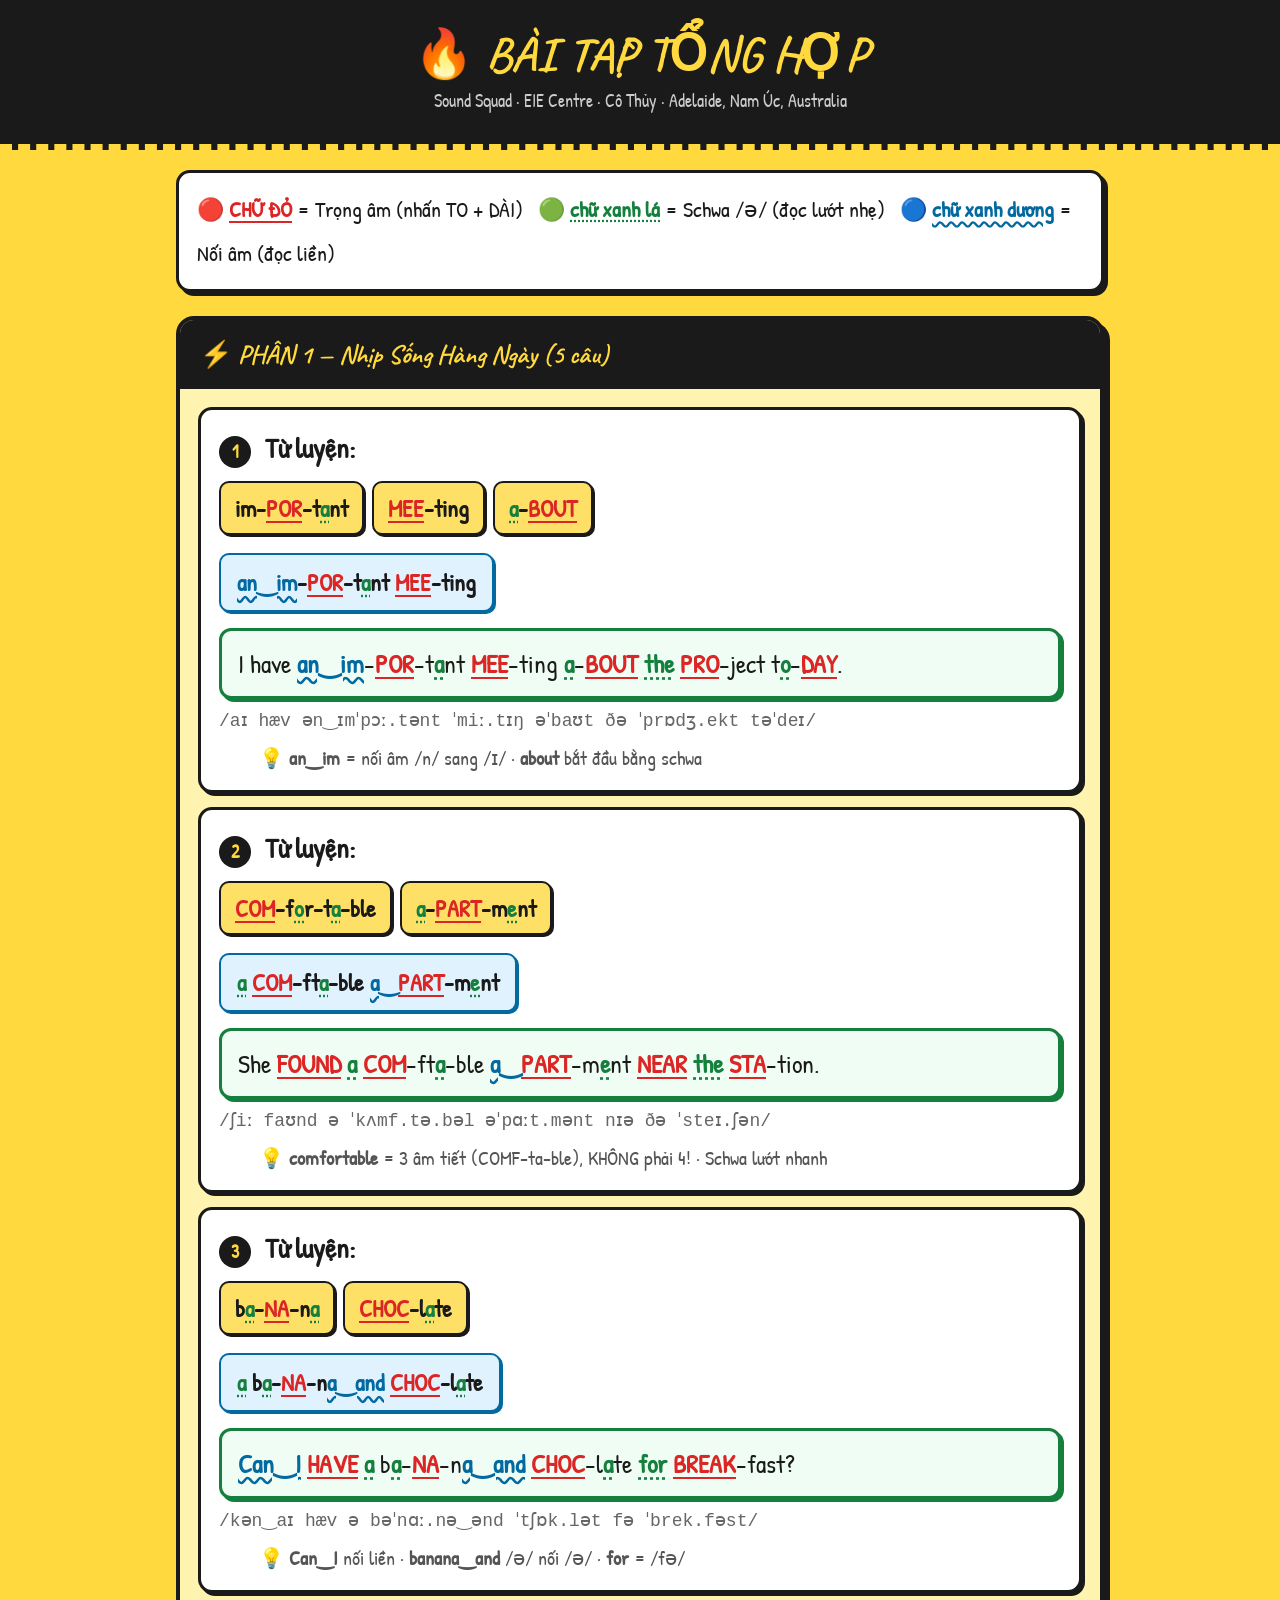
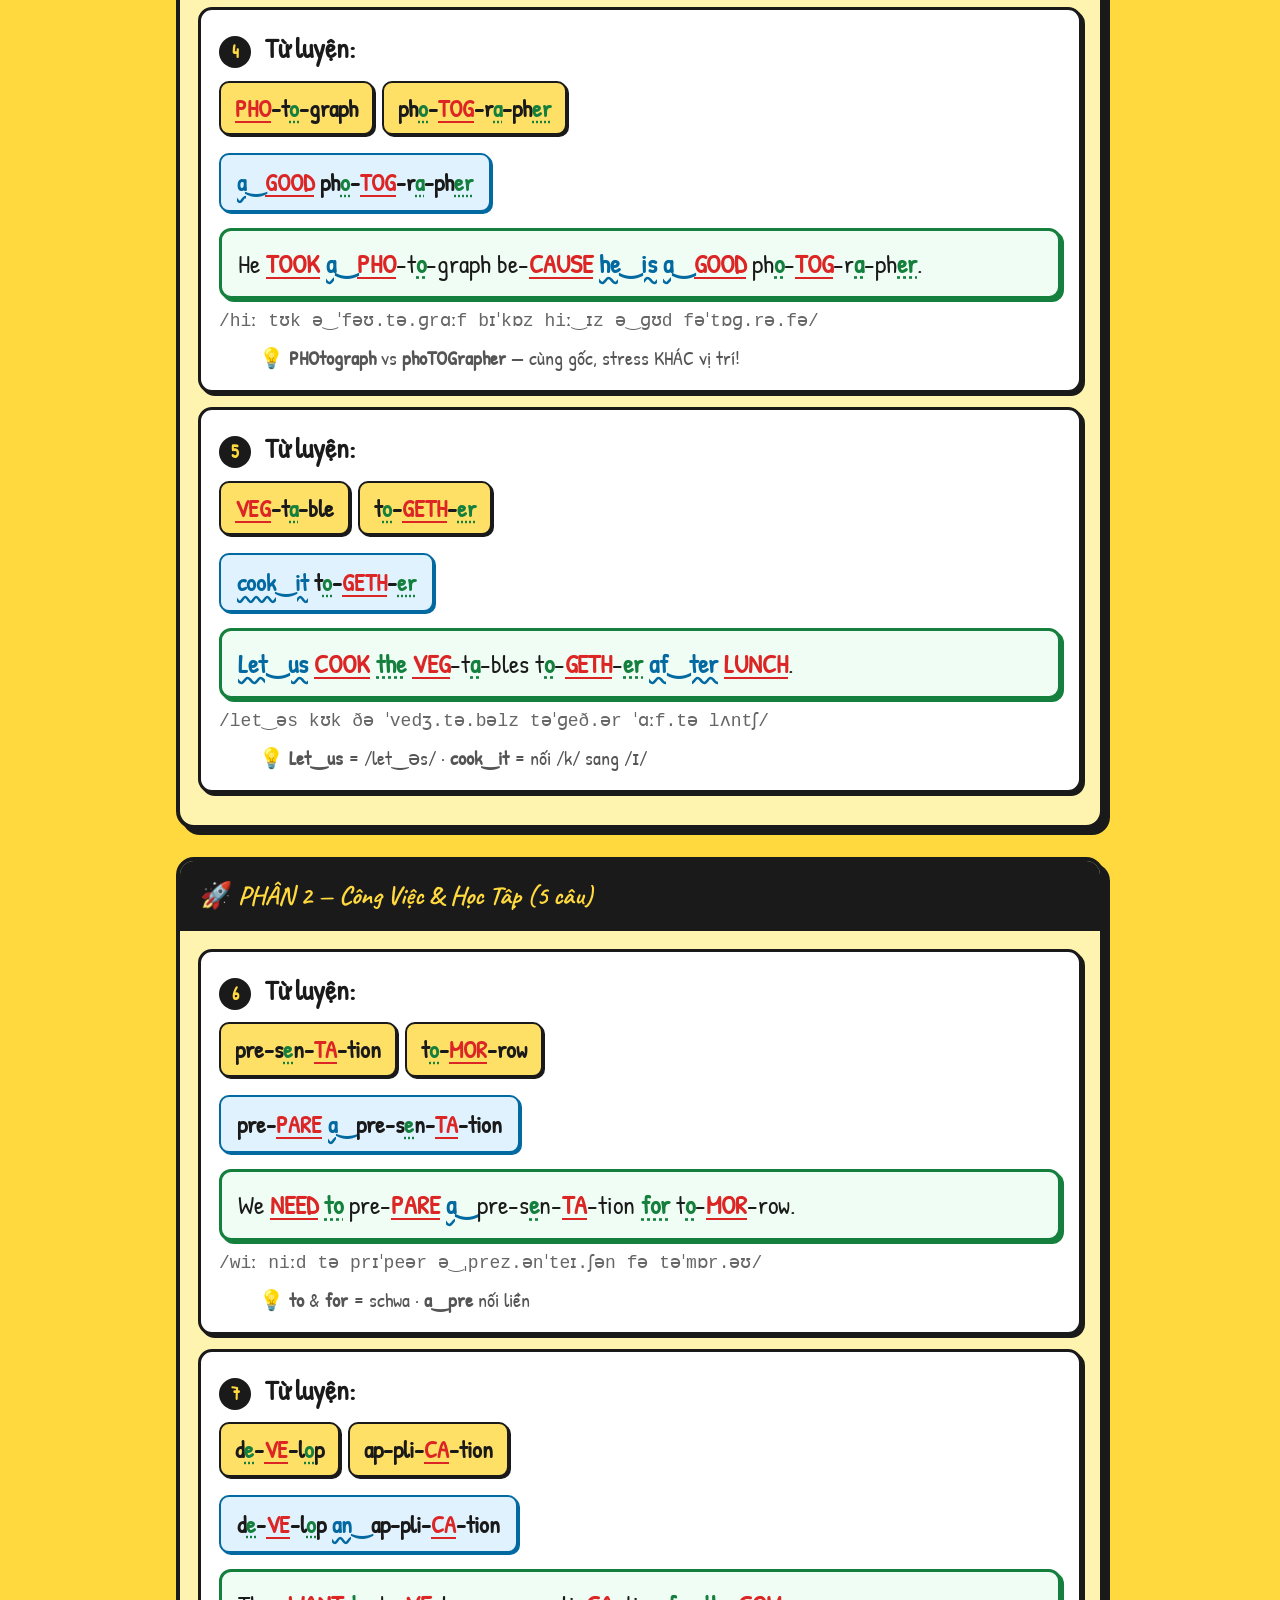
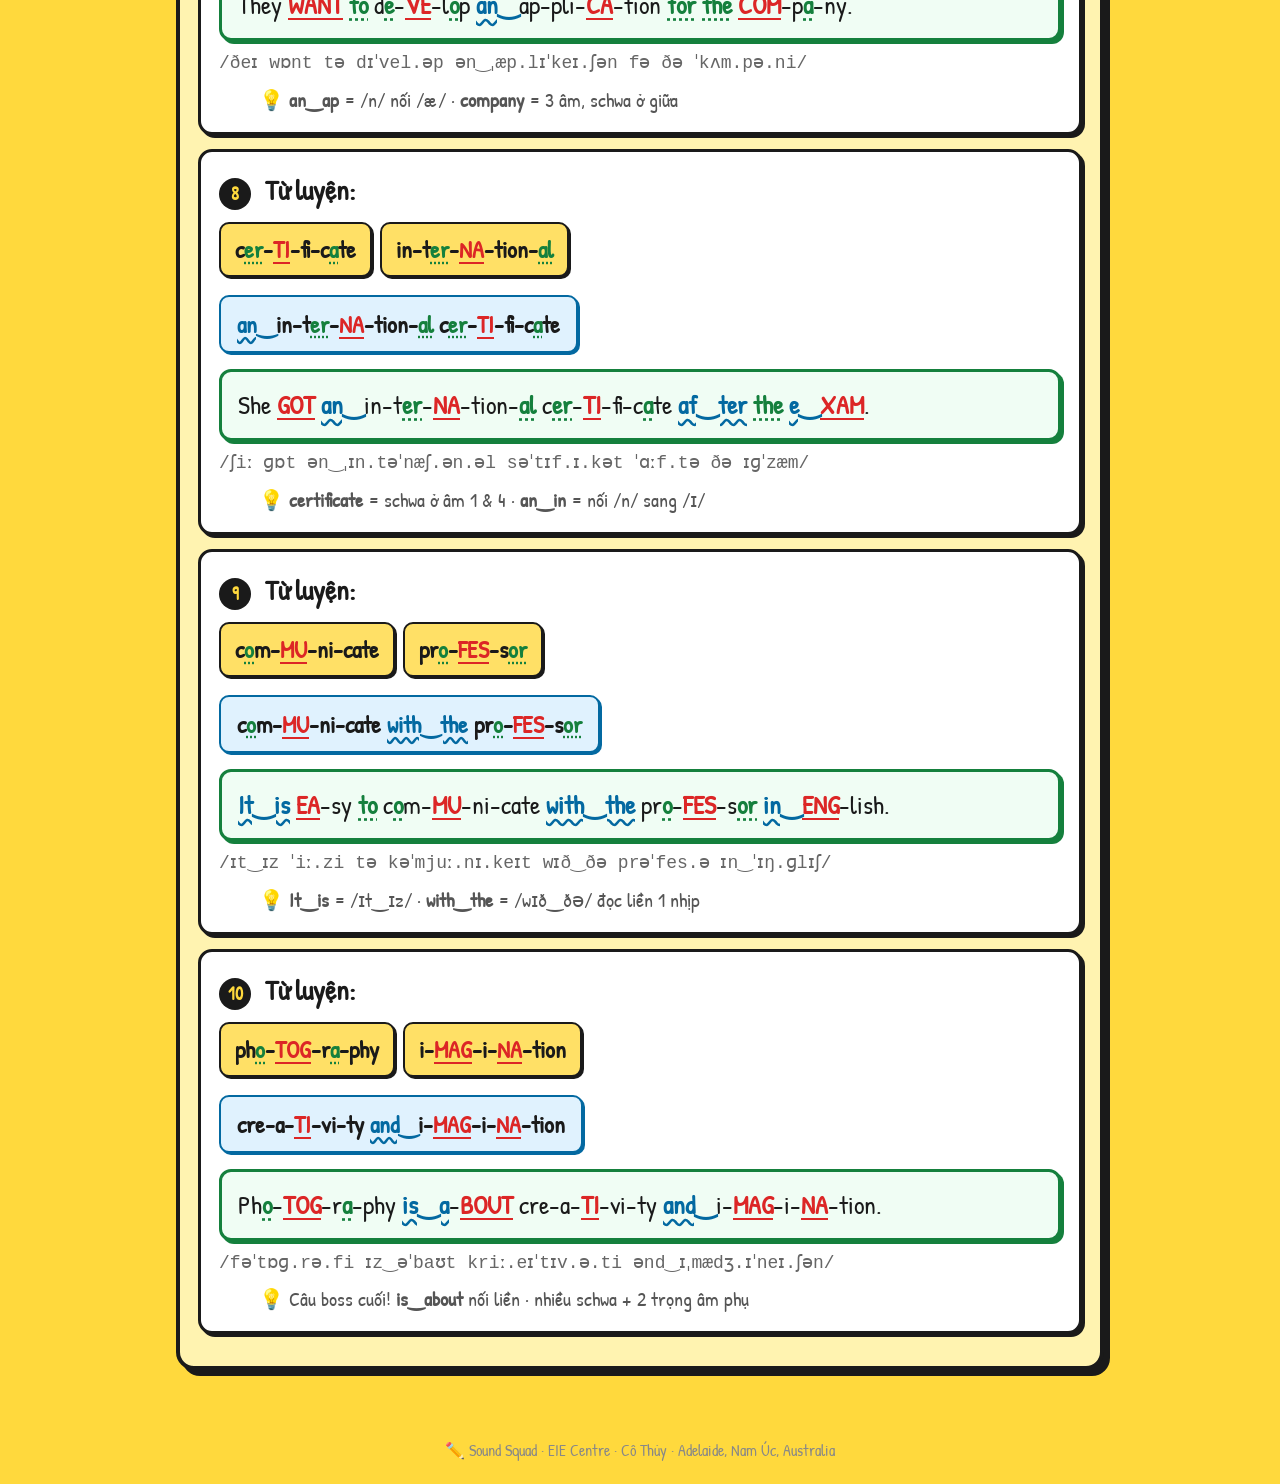
<file: bai_tap_tong_hop.html>
<!DOCTYPE html>
<html lang="vi">
<head>
<meta charset="UTF-8">
<meta name="viewport" content="width=device-width, initial-scale=1.0">
<title>Bài Tập Tổng Hợp — Stress · Schwa · Linking | Sound Squad</title>
<style>
@import url('https://fonts.googleapis.com/css2?family=Patrick+Hand&family=Caveat:wght@700&display=swap');
*{box-sizing:border-box;margin:0;padding:0}
body{font-family:'Patrick Hand',cursive;background:#FFD93D;color:#1a1a1a;font-size:28px;line-height:1.6}
h1,h2{font-family:'Caveat',cursive}
.hero{background:#1a1a1a;color:#FFD93D;padding:28px 20px;text-align:center;border-bottom:6px dashed #FFD93D}
.hero h1{font-size:clamp(28px,6vw,48px);line-height:1.1}
.hero p{font-size:18px;color:#ccc;margin-top:6px}
.container{max-width:960px;margin:0 auto;padding:20px 16px}
.legend{background:#fff;border:3px solid #1a1a1a;border-radius:14px;padding:14px 18px;margin-bottom:24px;box-shadow:4px 4px 0 #1a1a1a;font-size:22px;line-height:2}
.section{background:#FFF3B0;border:4px solid #1a1a1a;border-radius:18px;margin-bottom:28px;overflow:hidden;box-shadow:6px 6px 0 #1a1a1a}
.sec-head{background:#1a1a1a;color:#FFD93D;padding:14px 20px;font-size:26px;font-weight:700;font-family:'Caveat',cursive}
.sec-body{padding:18px}
.item{background:#fff;border:3px solid #1a1a1a;border-radius:14px;padding:16px 18px;margin-bottom:14px;box-shadow:3px 3px 0 #1a1a1a}
.item-num{display:inline-block;background:#1a1a1a;color:#FFD93D;width:32px;height:32px;border-radius:50%;text-align:center;line-height:32px;font-size:18px;font-weight:900;margin-right:8px}
.word-row{display:flex;flex-wrap:wrap;gap:8px;margin:10px 0}
.word{background:#ffe066;border:2px solid #1a1a1a;border-radius:10px;padding:6px 14px;font-size:24px;font-weight:700;cursor:pointer;transition:all .15s;box-shadow:2px 2px 0 #1a1a1a}
.word:hover{background:#1a1a1a;color:#FFD93D;transform:translate(-1px,-1px)}
.chunk{background:#e0f2fe;border:2px solid #0369a1;border-radius:10px;padding:8px 16px;font-size:24px;font-weight:700;cursor:pointer;margin:8px 0;display:inline-block;box-shadow:2px 2px 0 #0369a1;transition:all .15s}
.chunk:hover{background:#0369a1;color:#fff;transform:translate(-1px,-1px)}
.sentence{background:#f0fdf4;border:3px solid #15803d;border-radius:12px;padding:12px 16px;margin:8px 0;cursor:pointer;box-shadow:3px 3px 0 #15803d;transition:all .15s;font-size:26px}
.sentence:hover{transform:translate(-2px,-2px);box-shadow:5px 5px 0 #15803d}
.stress{color:#dc2626;font-weight:900;text-decoration:underline;text-underline-offset:4px}
.schwa{color:#15803d;font-weight:900;text-decoration:underline dotted;text-underline-offset:4px}
.link{color:#0369a1;font-weight:900;text-decoration:underline wavy #0369a1;text-underline-offset:4px}
.ipa{font-size:18px;color:#666;font-family:monospace;display:block;margin-top:4px}
.tip{font-size:20px;color:#555;margin-top:6px;padding-left:40px}
.footer{text-align:center;padding:20px;font-size:16px;color:#888}
@media(max-width:600px){body{font-size:24px}.word,.chunk{font-size:20px}.sentence{font-size:22px}}
</style>
</head>
<body>

<div class="hero">
  <h1>🔥 BÀI TẬP TỔNG HỢP</h1>
  <p>Sound Squad · EIE Centre · Cô Thủy · Adelaide, Nam Úc, Australia</p>
</div>

<div class="container">

<div class="legend">
  🔴 <span class="stress">CHỮ ĐỎ</span> = Trọng âm (nhấn TO + DÀI) &nbsp;
  🟢 <span class="schwa">chữ xanh lá</span> = Schwa /ə/ (đọc lướt nhẹ) &nbsp;
  🔵 <span class="link">chữ xanh dương</span> = Nối âm (đọc liền)
</div>

<!-- ═══ PART 1 ═══ -->
<div class="section">
  <div class="sec-head">⚡ PHẦN 1 — Nhịp Sống Hàng Ngày (5 câu)</div>
  <div class="sec-body">

    <!-- 1 -->
    <div class="item">
      <div><span class="item-num">1</span> <b>Từ luyện:</b></div>
      <div class="word-row">
        <span class="word" onclick="sp('important')">im-<span class="stress">POR</span>-t<span class="schwa">a</span>nt</span>
        <span class="word" onclick="sp('meeting')"><span class="stress">MEE</span>-ting</span>
        <span class="word" onclick="sp('about')"><span class="schwa">a</span>-<span class="stress">BOUT</span></span>
      </div>
      <div class="chunk" onclick="sp('an important meeting',0.5)">
        <span class="link">an‿im</span>-<span class="stress">POR</span>-t<span class="schwa">a</span>nt <span class="stress">MEE</span>-ting
      </div>
      <div class="sentence" onclick="sp('I have an important meeting about the project today.',0.5)">
        I have <span class="link">an‿im</span>-<span class="stress">POR</span>-t<span class="schwa">a</span>nt <span class="stress">MEE</span>-ting <span class="schwa">a</span>-<span class="stress">BOUT</span> <span class="schwa">the</span> <span class="stress">PRO</span>-ject t<span class="schwa">o</span>-<span class="stress">DAY</span>.
      </div>
      <div class="ipa">/aɪ hæv ən‿ɪmˈpɔː.tənt ˈmiː.tɪŋ əˈbaʊt ðə ˈprɒdʒ.ekt təˈdeɪ/</div>
      <div class="tip">💡 <b>an‿im</b> = nối âm /n/ sang /ɪ/ · <b>about</b> bắt đầu bằng schwa</div>
    </div>

    <!-- 2 -->
    <div class="item">
      <div><span class="item-num">2</span> <b>Từ luyện:</b></div>
      <div class="word-row">
        <span class="word" onclick="sp('comfortable')"><span class="stress">COM</span>-f<span class="schwa">o</span>r-t<span class="schwa">a</span>-ble</span>
        <span class="word" onclick="sp('apartment')"><span class="schwa">a</span>-<span class="stress">PART</span>-m<span class="schwa">e</span>nt</span>
      </div>
      <div class="chunk" onclick="sp('a comfortable apartment',0.5)">
        <span class="schwa">a</span> <span class="stress">COM</span>-ft<span class="schwa">a</span>-ble <span class="link">a‿</span><span class="stress">PART</span>-m<span class="schwa">e</span>nt
      </div>
      <div class="sentence" onclick="sp('She found a comfortable apartment near the station.',0.5)">
        She <span class="stress">FOUND</span> <span class="schwa">a</span> <span class="stress">COM</span>-ft<span class="schwa">a</span>-ble <span class="link">a‿</span><span class="stress">PART</span>-m<span class="schwa">e</span>nt <span class="stress">NEAR</span> <span class="schwa">the</span> <span class="stress">STA</span>-tion.
      </div>
      <div class="ipa">/ʃiː faʊnd ə ˈkʌmf.tə.bəl əˈpɑːt.mənt nɪə ðə ˈsteɪ.ʃən/</div>
      <div class="tip">💡 <b>comfortable</b> = 3 âm tiết (COMF-ta-ble), KHÔNG phải 4! · Schwa lướt nhanh</div>
    </div>

    <!-- 3 -->
    <div class="item">
      <div><span class="item-num">3</span> <b>Từ luyện:</b></div>
      <div class="word-row">
        <span class="word" onclick="sp('banana')">b<span class="schwa">a</span>-<span class="stress">NA</span>-n<span class="schwa">a</span></span>
        <span class="word" onclick="sp('chocolate')"><span class="stress">CHOC</span>-l<span class="schwa">a</span>te</span>
      </div>
      <div class="chunk" onclick="sp('a banana and chocolate',0.5)">
        <span class="schwa">a</span> b<span class="schwa">a</span>-<span class="stress">NA</span>-n<span class="link">a‿and</span> <span class="stress">CHOC</span>-l<span class="schwa">a</span>te
      </div>
      <div class="sentence" onclick="sp('Can I have a banana and chocolate for breakfast?',0.5)">
        <span class="link">Can‿I</span> <span class="stress">HAVE</span> <span class="schwa">a</span> b<span class="schwa">a</span>-<span class="stress">NA</span>-n<span class="link">a‿and</span> <span class="stress">CHOC</span>-l<span class="schwa">a</span>te <span class="schwa">for</span> <span class="stress">BREAK</span>-fast?
      </div>
      <div class="ipa">/kən‿aɪ hæv ə bəˈnɑː.nə‿ənd ˈtʃɒk.lət fə ˈbrek.fəst/</div>
      <div class="tip">💡 <b>Can‿I</b> nối liền · <b>banana‿and</b> /ə/ nối /ə/ · <b>for</b> = /fə/</div>
    </div>

    <!-- 4 -->
    <div class="item">
      <div><span class="item-num">4</span> <b>Từ luyện:</b></div>
      <div class="word-row">
        <span class="word" onclick="sp('photograph')"><span class="stress">PHO</span>-t<span class="schwa">o</span>-graph</span>
        <span class="word" onclick="sp('photographer')">ph<span class="schwa">o</span>-<span class="stress">TOG</span>-r<span class="schwa">a</span>-ph<span class="schwa">er</span></span>
      </div>
      <div class="chunk" onclick="sp('a good photographer',0.5)">
        <span class="link">a‿</span><span class="stress">GOOD</span> ph<span class="schwa">o</span>-<span class="stress">TOG</span>-r<span class="schwa">a</span>-ph<span class="schwa">er</span>
      </div>
      <div class="sentence" onclick="sp('He took a photograph because he is a good photographer.',0.5)">
        He <span class="stress">TOOK</span> <span class="link">a‿</span><span class="stress">PHO</span>-t<span class="schwa">o</span>-graph be-<span class="stress">CAUSE</span> <span class="link">he‿is</span> <span class="link">a‿</span><span class="stress">GOOD</span> ph<span class="schwa">o</span>-<span class="stress">TOG</span>-r<span class="schwa">a</span>-ph<span class="schwa">er</span>.
      </div>
      <div class="ipa">/hiː tʊk ə‿ˈfəʊ.tə.ɡrɑːf bɪˈkɒz hiː‿ɪz ə‿ɡʊd fəˈtɒɡ.rə.fə/</div>
      <div class="tip">💡 <b>PHOtograph</b> vs <b>phoTOGrapher</b> — cùng gốc, stress KHÁC vị trí!</div>
    </div>

    <!-- 5 -->
    <div class="item">
      <div><span class="item-num">5</span> <b>Từ luyện:</b></div>
      <div class="word-row">
        <span class="word" onclick="sp('vegetable')"><span class="stress">VEG</span>-t<span class="schwa">a</span>-ble</span>
        <span class="word" onclick="sp('together')">t<span class="schwa">o</span>-<span class="stress">GETH</span>-<span class="schwa">er</span></span>
      </div>
      <div class="chunk" onclick="sp('cook it together',0.5)">
        <span class="link">cook‿it</span> t<span class="schwa">o</span>-<span class="stress">GETH</span>-<span class="schwa">er</span>
      </div>
      <div class="sentence" onclick="sp('Let us cook the vegetables together after lunch.',0.5)">
        <span class="link">Let‿us</span> <span class="stress">COOK</span> <span class="schwa">the</span> <span class="stress">VEG</span>-t<span class="schwa">a</span>-bles t<span class="schwa">o</span>-<span class="stress">GETH</span>-<span class="schwa">er</span> <span class="link">af‿ter</span> <span class="stress">LUNCH</span>.
      </div>
      <div class="ipa">/let‿əs kʊk ðə ˈvedʒ.tə.bəlz təˈɡeð.ər ˈɑːf.tə lʌntʃ/</div>
      <div class="tip">💡 <b>Let‿us</b> = /let‿əs/ · <b>cook‿it</b> = nối /k/ sang /ɪ/</div>
    </div>

  </div>
</div>

<!-- ═══ PART 2 ═══ -->
<div class="section">
  <div class="sec-head">🚀 PHẦN 2 — Công Việc & Học Tập (5 câu)</div>
  <div class="sec-body">

    <!-- 6 -->
    <div class="item">
      <div><span class="item-num">6</span> <b>Từ luyện:</b></div>
      <div class="word-row">
        <span class="word" onclick="sp('presentation')">pre-s<span class="schwa">e</span>n-<span class="stress">TA</span>-tion</span>
        <span class="word" onclick="sp('tomorrow')">t<span class="schwa">o</span>-<span class="stress">MOR</span>-row</span>
      </div>
      <div class="chunk" onclick="sp('prepare a presentation',0.5)">
        pre-<span class="stress">PARE</span> <span class="link">a‿</span>pre-s<span class="schwa">e</span>n-<span class="stress">TA</span>-tion
      </div>
      <div class="sentence" onclick="sp('We need to prepare a presentation for tomorrow.',0.5)">
        We <span class="stress">NEED</span> <span class="schwa">to</span> pre-<span class="stress">PARE</span> <span class="link">a‿</span>pre-s<span class="schwa">e</span>n-<span class="stress">TA</span>-tion <span class="schwa">for</span> t<span class="schwa">o</span>-<span class="stress">MOR</span>-row.
      </div>
      <div class="ipa">/wiː niːd tə prɪˈpeər ə‿ˌprez.ənˈteɪ.ʃən fə təˈmɒr.əʊ/</div>
      <div class="tip">💡 <b>to</b> & <b>for</b> = schwa · <b>a‿pre</b> nối liền</div>
    </div>

    <!-- 7 -->
    <div class="item">
      <div><span class="item-num">7</span> <b>Từ luyện:</b></div>
      <div class="word-row">
        <span class="word" onclick="sp('develop')">d<span class="schwa">e</span>-<span class="stress">VE</span>-l<span class="schwa">o</span>p</span>
        <span class="word" onclick="sp('application')">ap-pli-<span class="stress">CA</span>-tion</span>
      </div>
      <div class="chunk" onclick="sp('develop an application',0.5)">
        d<span class="schwa">e</span>-<span class="stress">VE</span>-l<span class="schwa">o</span>p <span class="link">an‿</span>ap-pli-<span class="stress">CA</span>-tion
      </div>
      <div class="sentence" onclick="sp('They want to develop an application for the company.',0.5)">
        They <span class="stress">WANT</span> <span class="schwa">to</span> d<span class="schwa">e</span>-<span class="stress">VE</span>-l<span class="schwa">o</span>p <span class="link">an‿</span>ap-pli-<span class="stress">CA</span>-tion <span class="schwa">for</span> <span class="schwa">the</span> <span class="stress">COM</span>-p<span class="schwa">a</span>-ny.
      </div>
      <div class="ipa">/ðeɪ wɒnt tə dɪˈvel.əp ən‿ˌæp.lɪˈkeɪ.ʃən fə ðə ˈkʌm.pə.ni/</div>
      <div class="tip">💡 <b>an‿ap</b> = /n/ nối /æ/ · <b>company</b> = 3 âm, schwa ở giữa</div>
    </div>

    <!-- 8 -->
    <div class="item">
      <div><span class="item-num">8</span> <b>Từ luyện:</b></div>
      <div class="word-row">
        <span class="word" onclick="sp('certificate')">c<span class="schwa">er</span>-<span class="stress">TI</span>-fi-c<span class="schwa">a</span>te</span>
        <span class="word" onclick="sp('international')">in-t<span class="schwa">er</span>-<span class="stress">NA</span>-tion-<span class="schwa">al</span></span>
      </div>
      <div class="chunk" onclick="sp('an international certificate',0.5)">
        <span class="link">an‿</span>in-t<span class="schwa">er</span>-<span class="stress">NA</span>-tion-<span class="schwa">al</span> c<span class="schwa">er</span>-<span class="stress">TI</span>-fi-c<span class="schwa">a</span>te
      </div>
      <div class="sentence" onclick="sp('She got an international certificate after the exam.',0.5)">
        She <span class="stress">GOT</span> <span class="link">an‿</span>in-t<span class="schwa">er</span>-<span class="stress">NA</span>-tion-<span class="schwa">al</span> c<span class="schwa">er</span>-<span class="stress">TI</span>-fi-c<span class="schwa">a</span>te <span class="link">af‿ter</span> <span class="schwa">the</span> <span class="link">e‿</span><span class="stress">XAM</span>.
      </div>
      <div class="ipa">/ʃiː ɡɒt ən‿ˌɪn.təˈnæʃ.ən.əl səˈtɪf.ɪ.kət ˈɑːf.tə ðə ɪɡˈzæm/</div>
      <div class="tip">💡 <b>certificate</b> = schwa ở âm 1 & 4 · <b>an‿in</b> = nối /n/ sang /ɪ/</div>
    </div>

    <!-- 9 -->
    <div class="item">
      <div><span class="item-num">9</span> <b>Từ luyện:</b></div>
      <div class="word-row">
        <span class="word" onclick="sp('communicate')">c<span class="schwa">o</span>m-<span class="stress">MU</span>-ni-cate</span>
        <span class="word" onclick="sp('professor')">pr<span class="schwa">o</span>-<span class="stress">FES</span>-s<span class="schwa">or</span></span>
      </div>
      <div class="chunk" onclick="sp('communicate with the professor',0.5)">
        c<span class="schwa">o</span>m-<span class="stress">MU</span>-ni-cate <span class="link">with‿the</span> pr<span class="schwa">o</span>-<span class="stress">FES</span>-s<span class="schwa">or</span>
      </div>
      <div class="sentence" onclick="sp('It is easy to communicate with the professor in English.',0.5)">
        <span class="link">It‿is</span> <span class="stress">EA</span>-sy <span class="schwa">to</span> c<span class="schwa">o</span>m-<span class="stress">MU</span>-ni-cate <span class="link">with‿the</span> pr<span class="schwa">o</span>-<span class="stress">FES</span>-s<span class="schwa">or</span> <span class="link">in‿</span><span class="stress">ENG</span>-lish.
      </div>
      <div class="ipa">/ɪt‿ɪz ˈiː.zi tə kəˈmjuː.nɪ.keɪt wɪð‿ðə prəˈfes.ə ɪn‿ˈɪŋ.ɡlɪʃ/</div>
      <div class="tip">💡 <b>It‿is</b> = /ɪt‿ɪz/ · <b>with‿the</b> = /wɪð‿ðə/ đọc liền 1 nhịp</div>
    </div>

    <!-- 10 -->
    <div class="item">
      <div><span class="item-num">10</span> <b>Từ luyện:</b></div>
      <div class="word-row">
        <span class="word" onclick="sp('photography')">ph<span class="schwa">o</span>-<span class="stress">TOG</span>-r<span class="schwa">a</span>-phy</span>
        <span class="word" onclick="sp('imagination')">i-<span class="stress">MAG</span>-i-<span class="stress">NA</span>-tion</span>
      </div>
      <div class="chunk" onclick="sp('creativity and imagination',0.5)">
        cre-a-<span class="stress">TI</span>-vi-ty <span class="link">and‿</span>i-<span class="stress">MAG</span>-i-<span class="stress">NA</span>-tion
      </div>
      <div class="sentence" onclick="sp('Photography is about creativity and imagination.',0.5)">
        Ph<span class="schwa">o</span>-<span class="stress">TOG</span>-r<span class="schwa">a</span>-phy <span class="link">is‿a</span>-<span class="stress">BOUT</span> cre-a-<span class="stress">TI</span>-vi-ty <span class="link">and‿</span>i-<span class="stress">MAG</span>-i-<span class="stress">NA</span>-tion.
      </div>
      <div class="ipa">/fəˈtɒɡ.rə.fi ɪz‿əˈbaʊt kriː.eɪˈtɪv.ə.ti ənd‿ɪˌmædʒ.ɪˈneɪ.ʃən/</div>
      <div class="tip">💡 Câu boss cuối! <b>is‿about</b> nối liền · nhiều schwa + 2 trọng âm phụ</div>
    </div>

  </div>
</div>

</div>
<div class="footer">✏️ Sound Squad · EIE Centre · Cô Thủy · Adelaide, Nam Úc, Australia</div>

<script>
function sp(t,r){
  if(!window.speechSynthesis)return;
  window.speechSynthesis.cancel();
  setTimeout(()=>{
    const u=new SpeechSynthesisUtterance(t);
    u.lang='en-GB';u.rate=r||0.7;u.pitch=1;
    const vs=window.speechSynthesis.getVoices();
    const v=vs.find(v=>v.lang==='en-GB')||vs.find(v=>v.lang.startsWith('en'));
    if(v)u.voice=v;
    window.speechSynthesis.speak(u);
  },100);
}
if(window.speechSynthesis){window.speechSynthesis.getVoices();window.speechSynthesis.onvoiceschanged=()=>window.speechSynthesis.getVoices();}
</script>
</body>
</html>
</file>
<file: style.css>
:root {
    /* Brand Colors */
    --primary-color: #0056b3;
    /* Deep Blue */
    --primary-dark: #004494;
    --primary-light: #e6f0fa;
    --accent-color: #ff9800;
    /* Vibrant Orange for CTAs */
    --accent-hover: #f57c00;

    /* Neutral Colors */
    --text-color: #333333;
    --text-light: #666666;
    --heading-color: #0a2540;
    --white: #ffffff;
    --off-white: #f9fbfe;
    --border-color: #e0e0e0;

    /* Formatting */
    --container-width: 1140px;
    --gutter: 20px;
    --border-radius: 12px;
    --shadow-sm: 0 4px 6px rgba(0, 0, 0, 0.05);
    --shadow-md: 0 10px 15px rgba(0, 0, 0, 0.1);
    --shadow-lg: 0 20px 25px rgba(0, 0, 0, 0.15);

    /* Fonts */
    --font-heading: 'Montserrat', sans-serif;
    --font-body: 'Open Sans', sans-serif;
}

/* =========================================
   Reset & Base Styles
   ========================================= */
* {
    box-sizing: border-box;
    margin: 0;
    padding: 0;
}

html {
    scroll-behavior: smooth;
}

body {
    font-family: var(--font-body);
    line-height: 1.6;
    color: var(--text-color);
    background-color: var(--white);
    font-size: 16px;
    overflow-x: hidden;
}

img {
    max-width: 100%;
    height: auto;
    display: block;
}

h1,
h2,
h3,
h4 {
    font-family: var(--font-heading);
    color: var(--heading-color);
    line-height: 1.3;
    margin-bottom: 20px;
}

a {
    text-decoration: none;
    color: inherit;
    transition: all 0.3s ease;
}

.container {
    max-width: var(--container-width);
    margin: 0 auto;
    padding: 0 var(--gutter);
}

/* =========================================
   Utility Classes
   ========================================= */
.text-center {
    text-align: center;
}

.mb-5 {
    margin-bottom: 3rem;
}

.mt-5 {
    margin-top: 3rem;
}

/* Buttons */
.btn {
    display: inline-block;
    padding: 12px 28px;
    border-radius: 50px;
    /* Pill shape */
    font-weight: 700;
    text-align: center;
    border: none;
    cursor: pointer;
    font-family: var(--font-heading);
    text-transform: uppercase;
    font-size: 0.9rem;
    letter-spacing: 0.5px;
    transition: all 0.3s ease;
}

.btn-primary {
    background: linear-gradient(135deg, var(--accent-color), var(--accent-hover));
    color: var(--white);
    box-shadow: 0 4px 10px rgba(255, 152, 0, 0.3);
}

.btn-primary:hover {
    transform: translateY(-2px);
    box-shadow: 0 6px 15px rgba(255, 152, 0, 0.4);
}

.btn-outline {
    background-color: transparent;
    border: 2px solid var(--primary-color);
    color: var(--primary-color);
}

.btn-outline:hover {
    background-color: var(--primary-color);
    color: var(--white);
}

.btn-large {
    padding: 16px 40px;
    font-size: 1.1rem;
}

.btn-sm {
    padding: 8px 20px;
    font-size: 0.8rem;
}

/* Animations */
@keyframes pulse {
    0% {
        box-shadow: 0 0 0 0 rgba(255, 152, 0, 0.4);
    }

    70% {
        box-shadow: 0 0 0 15px rgba(255, 152, 0, 0);
    }

    100% {
        box-shadow: 0 0 0 0 rgba(255, 152, 0, 0);
    }
}

.pulse-anim {
    animation: pulse 2s infinite;
}

/* =========================================
   Header
   ========================================= */
.site-header {
    background-color: rgba(255, 255, 255, 0.95);
    backdrop-filter: blur(10px);
    padding: 15px 0;
    position: sticky;
    top: 0;
    z-index: 1000;
    box-shadow: var(--shadow-sm);
}

.header-container {
    display: flex;
    justify-content: space-between;
    align-items: center;
}

.logo {
    height: 50px;
}

/* =========================================
   Section 1: Hero
   ========================================= */
.hero-section {
    background: linear-gradient(135deg, #f0f8ff 0%, #e6f0fa 100%);
    padding-top: 60px;
    position: relative;
    overflow: hidden;
}

.hero-container {
    display: flex;
    flex-direction: column;
    align-items: center;
    position: relative;
    z-index: 2;
    padding-bottom: 80px;
}

.hero-content {
    text-align: center;
    margin-bottom: 40px;
}

.hero-tag {
    display: inline-block;
    background-color: rgba(0, 86, 179, 0.1);
    color: var(--primary-color);
    padding: 6px 16px;
    border-radius: 20px;
    font-weight: 600;
    font-size: 0.9rem;
    margin-bottom: 20px;
}

.hero-headline {
    font-size: 2.2rem;
    font-weight: 800;
    color: var(--heading-color);
    margin-bottom: 15px;
}

.hero-subheadline {
    font-size: 1.1rem;
    color: var(--text-light);
    margin-bottom: 30px;
}

.hero-target-box {
    background-color: var(--white);
    padding: 15px 25px;
    border-radius: 8px;
    display: inline-block;
    box-shadow: var(--shadow-sm);
    border-left: 4px solid var(--accent-color);
    margin-bottom: 30px;
}

.hero-image-wrapper {
    position: relative;
    width: 100%;
    max-width: 500px;
}

.image-frame {
    border-radius: 20px;
    overflow: hidden;
    box-shadow: var(--shadow-lg);
    border: 5px solid var(--white);
    transform: rotate(-2deg);
    transition: transform 0.3s ease;
}

.image-frame:hover {
    transform: rotate(0deg);
}

.hero-badge {
    position: absolute;
    bottom: -15px;
    right: -15px;
    background-color: var(--primary-color);
    color: var(--white);
    padding: 10px 20px;
    border-radius: 8px;
    font-weight: 700;
    box-shadow: var(--shadow-md);
    transform: rotate(2deg);
}

.hero-wave {
    position: absolute;
    bottom: -1px;
    left: 0;
    width: 100%;
    line-height: 0;
}

@media (min-width: 992px) {
    .hero-section {
        padding-top: 100px;
        min-height: 90vh;
        display: flex;
        align-items: center;
    }

    .hero-container {
        flex-direction: row;
        text-align: left;
        align-items: center;
    }

    .hero-content {
        flex: 1;
        text-align: left;
        padding-right: 50px;
        margin-bottom: 0;
    }

    .hero-headline {
        font-size: 3rem;
    }

    .hero-image-wrapper {
        flex: 1;
    }
}

/* =========================================
   Section 2: Overview
   ========================================= */
.overview-section {
    background-color: var(--white);
    padding: 80px 0;
}

.overview-container {
    display: flex;
    flex-direction: column-reverse;
    gap: 50px;
}

.overview-img {
    border-radius: var(--border-radius);
    box-shadow: var(--shadow-md);
}

.lead-text {
    font-size: 1.15rem;
    font-weight: 600;
    color: var(--primary-color);
    margin-bottom: 20px;
}

.philosophy-box {
    background-color: var(--primary-light);
    padding: 20px;
    border-radius: 8px;
    border-left: 4px solid var(--primary-color);
    margin: 25px 0;
}

.philosophy-box h3 {
    margin-bottom: 10px;
    font-size: 1.1rem;
    color: var(--primary-color);
}

.mentor-note {
    font-style: italic;
    color: var(--text-light);
    border-top: 1px solid var(--border-color);
    padding-top: 20px;
}

@media (min-width: 768px) {
    .overview-container {
        flex-direction: row;
        align-items: center;
    }

    .overview-text,
    .overview-image-wrapper {
        flex: 1;
    }
}

/* =========================================
   Section 3: Timeline using CSS Grid/Flex
   ========================================= */
.timeline-section {
    background-color: #f8fbff;
    padding: 100px 0;
}

.section-subtitle {
    color: var(--text-light);
    font-size: 1.1rem;
}

.timeline-container {
    position: relative;
    max-width: 900px;
    margin: 0 auto;
    padding: 20px 0;
}

.timeline-line {
    position: absolute;
    left: 20px;
    top: 0;
    bottom: 0;
    width: 2px;
    background: repeating-linear-gradient(to bottom, var(--primary-color) 0, var(--primary-color) 10px, transparent 10px, transparent 20px);
}

.timeline-row {
    display: flex;
    margin-bottom: 40px;
    position: relative;
}

.timeline-time {
    min-width: 60px;
    display: flex;
    justify-content: center;
}

.step-badge {
    width: 40px;
    height: 40px;
    background-color: var(--primary-color);
    color: var(--white);
    border-radius: 50%;
    display: flex;
    align-items: center;
    justify-content: center;
    font-weight: 800;
    border: 4px solid #fff;
    box-shadow: 0 0 0 2px var(--primary-color);
    z-index: 2;
}

.timeline-content {
    background: var(--white);
    padding: 30px;
    border-radius: var(--border-radius);
    box-shadow: var(--shadow-sm);
    margin-left: 30px;
    flex: 1;
    border-top: 5px solid var(--primary-color);
    transition: transform 0.3s ease, box-shadow 0.3s ease;
}

.card-hover:hover {
    transform: translateY(-5px);
    box-shadow: var(--shadow-lg);
}

.card-body {
    margin-top: 15px;
}

.card-body p {
    margin-bottom: 10px;
    display: flex;
    align-items: center;
}

.card-body .icon {
    margin-right: 10px;
    font-size: 1.2rem;
}

.price-tag {
    font-size: 1.2rem;
    font-weight: 800;
    color: #e53935;
    margin: 15px 0;
}

.timeline-cta-wrapper {
    text-align: center;
    margin-top: 60px;
}

.cta-box {
    background: linear-gradient(135deg, var(--primary-color) 0%, var(--primary-dark) 100%);
    color: var(--white);
    padding: 40px;
    border-radius: 20px;
    display: inline-block;
    box-shadow: var(--shadow-lg);
}

.cta-box h3 {
    color: var(--white);
    margin-bottom: 25px;
}

.glow-effect {
    box-shadow: 0 0 20px rgba(255, 152, 0, 0.6);
}

@media (min-width: 768px) {
    .timeline-line {
        left: 50%;
        transform: translateX(-50%);
    }

    .timeline-row {
        justify-content: center;
    }

    .timeline-row:nth-child(odd) {
        flex-direction: row-reverse;
    }

    .timeline-time {
        position: absolute;
        left: 50%;
        transform: translateX(-50%);
    }

    .timeline-content {
        margin: 0;
        width: 45%;
    }

    /* Spacing logic for alternate sides */
    .timeline-row:nth-child(odd) .timeline-content {
        margin-right: auto;
    }

    .timeline-row:nth-child(even) .timeline-content {
        margin-left: auto;
    }
}

/* =========================================
   Section 4: About & Testimonials
   ========================================= */
.about-testimonial-section {
    padding: 100px 0;
    background-color: var(--white);
}

.about-me-wrapper {
    text-align: center;
    max-width: 800px;
    margin: 0 auto 60px;
}

.testimonials-wrapper {
    background-image: radial-gradient(#e6f0fa 1px, transparent 1px);
    background-size: 20px 20px;
    /* Dot pattern */
    padding: 40px;
    border-radius: 20px;
}

.subsection-title {
    text-align: center;
    margin-bottom: 40px;
}

.testimonial-grid {
    display: grid;
    grid-template-columns: 1fr;
    gap: 30px;
}

.testimonial-card {
    background: var(--white);
    padding: 30px;
    border-radius: var(--border-radius);
    box-shadow: var(--shadow-md);
    position: relative;
    border: 1px solid #eee;
}

.quote-icon {
    font-size: 4rem;
    color: #e0e0e0;
    position: absolute;
    top: 10px;
    left: 20px;
    line-height: 1;
    font-family: serif;
}

.testimonial-text {
    position: relative;
    z-index: 1;
    font-style: italic;
    margin-bottom: 20px;
    padding-top: 20px;
}

.student-name {
    display: block;
    font-weight: 700;
    color: var(--primary-color);
    text-align: right;
    font-style: normal;
}

@media (min-width: 768px) {
    .testimonial-grid {
        grid-template-columns: repeat(2, 1fr);
    }
}

.real-class-image {
    text-align: center;
}

.rounded-shadow-lg {
    border-radius: 20px;
    box-shadow: var(--shadow-lg);
}

/* =========================================
   Section 5: Contact
   ========================================= */
.contact-section {
    padding: 100px 0;
    background-color: var(--primary-dark);
    color: var(--white);
}

.contact-content {
    max-width: 800px;
    margin: 0 auto;
    width: 100%;
}

.form-header {
    text-align: center;
    margin-bottom: 40px;
}

.form-header h2 {
    color: var(--white);
}

.registration-form {
    background: var(--white);
    padding: 40px;
    border-radius: 12px;
    color: var(--text-color);
}

.shadow-form {
    box-shadow: 0 20px 50px rgba(0, 0, 0, 0.2);
}

.form-grid {
    display: grid;
    gap: 20px;
}

.form-group {
    margin-bottom: 20px;
}

.form-group label {
    display: block;
    margin-bottom: 8px;
    font-weight: 700;
    font-size: 0.9rem;
    color: var(--heading-color);
}

.required {
    color: red;
}

.form-group input,
.form-group select,
.form-group textarea {
    width: 100%;
    padding: 12px 15px;
    border: 2px solid #e0e0e0;
    border-radius: 8px;
    font-size: 1rem;
    font-family: var(--font-body);
    transition: border-color 0.3s;
}

.form-group input:focus,
.form-group select:focus,
.form-group textarea:focus {
    outline: none;
    border-color: var(--primary-color);
    background-color: #fcfdff;
}

@media (min-width: 768px) {
    .form-grid {
        grid-template-columns: 1fr 1fr;
    }
}

.btn-block {
    width: 100%;
}

.contact-alternatives {
    text-align: center;
    margin-top: 40px;
    border-top: 1px solid rgba(255, 255, 255, 0.1);
    padding-top: 30px;
}

.social-buttons {
    display: flex;
    justify-content: center;
    gap: 20px;
    margin-top: 20px;
}

.btn-social {
    display: flex;
    align-items: center;
    gap: 10px;
    padding: 12px 25px;
    border-radius: 8px;
    color: white;
    font-weight: 600;
    transition: filter 0.3s;
}

.btn-social:hover {
    filter: brightness(1.1);
}

.btn-facebook {
    background-color: #1877f2;
}

.btn-zalo {
    background-color: #0068ff;
}

/* =========================================
   Footer
   ========================================= */
.site-footer {
    background-color: #000;
    color: #888;
    text-align: center;
    padding: 20px 0;
    font-size: 0.9rem;
}
</file>
